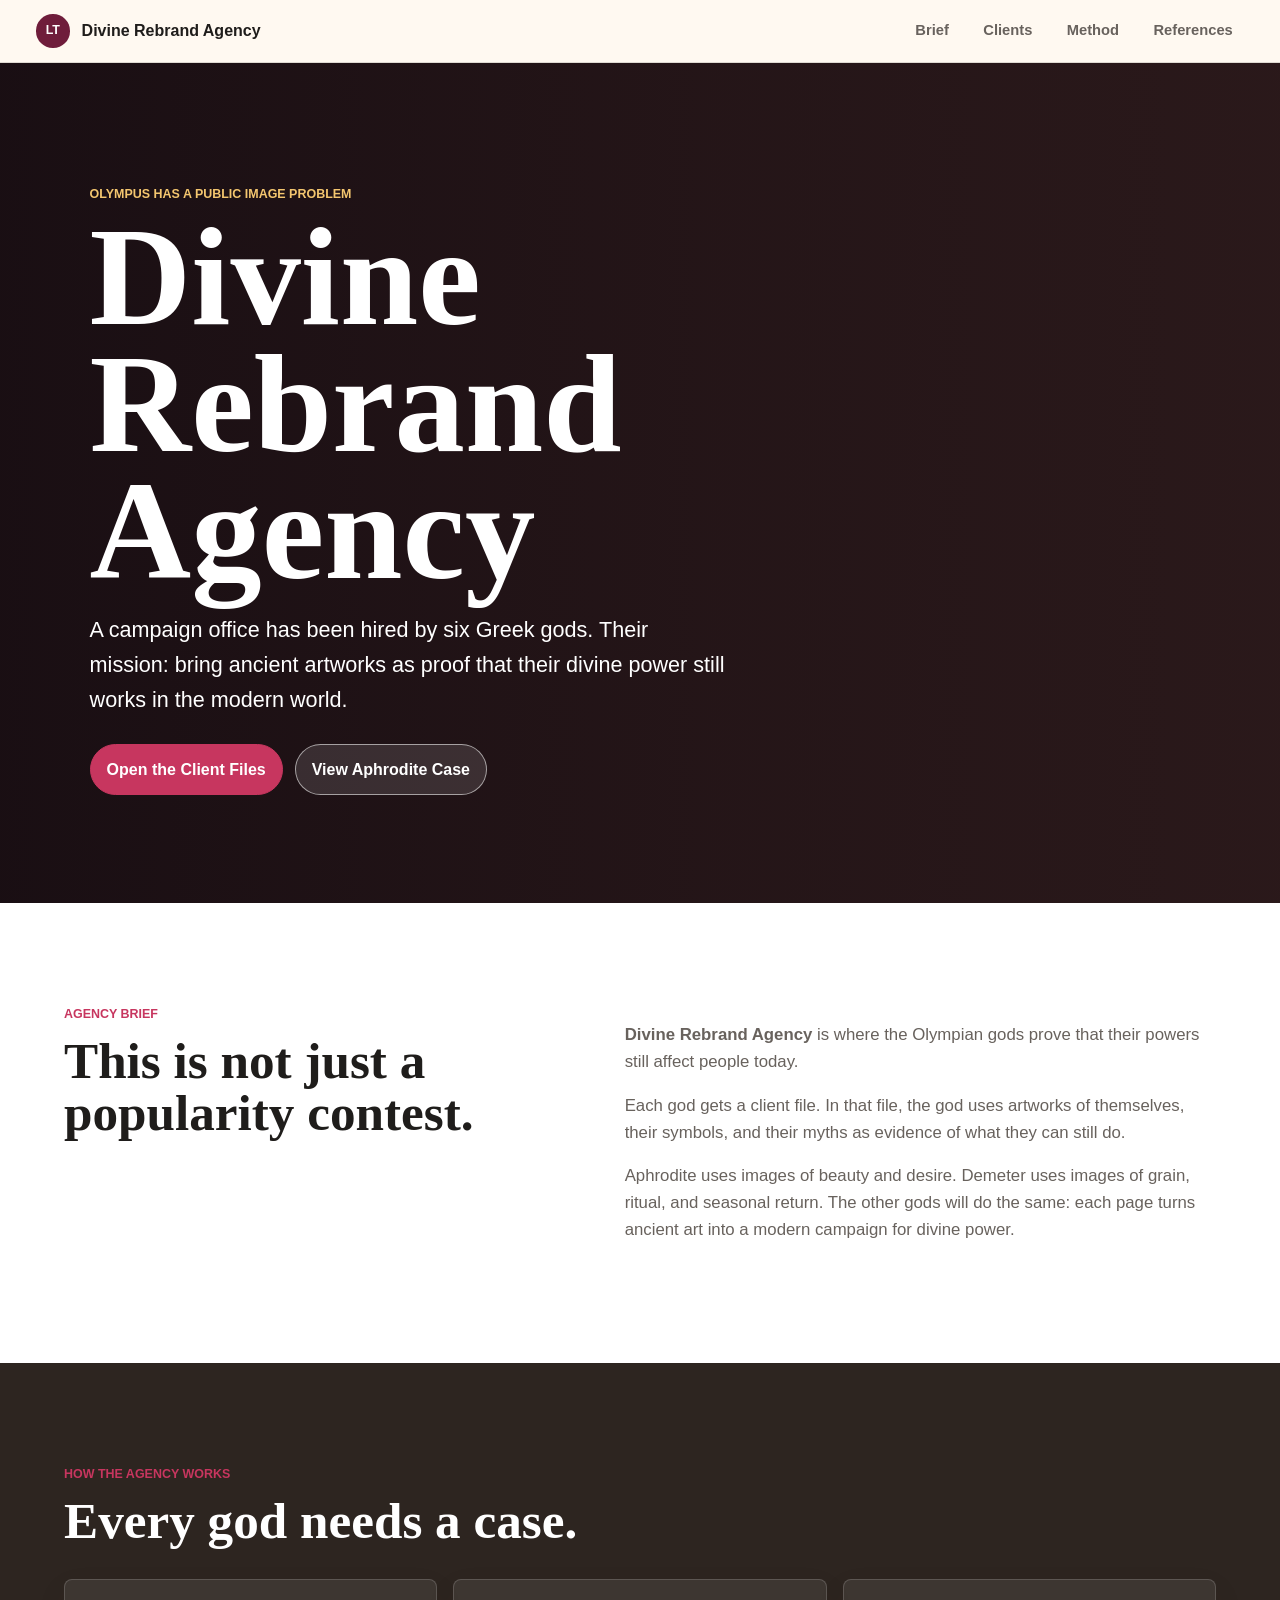
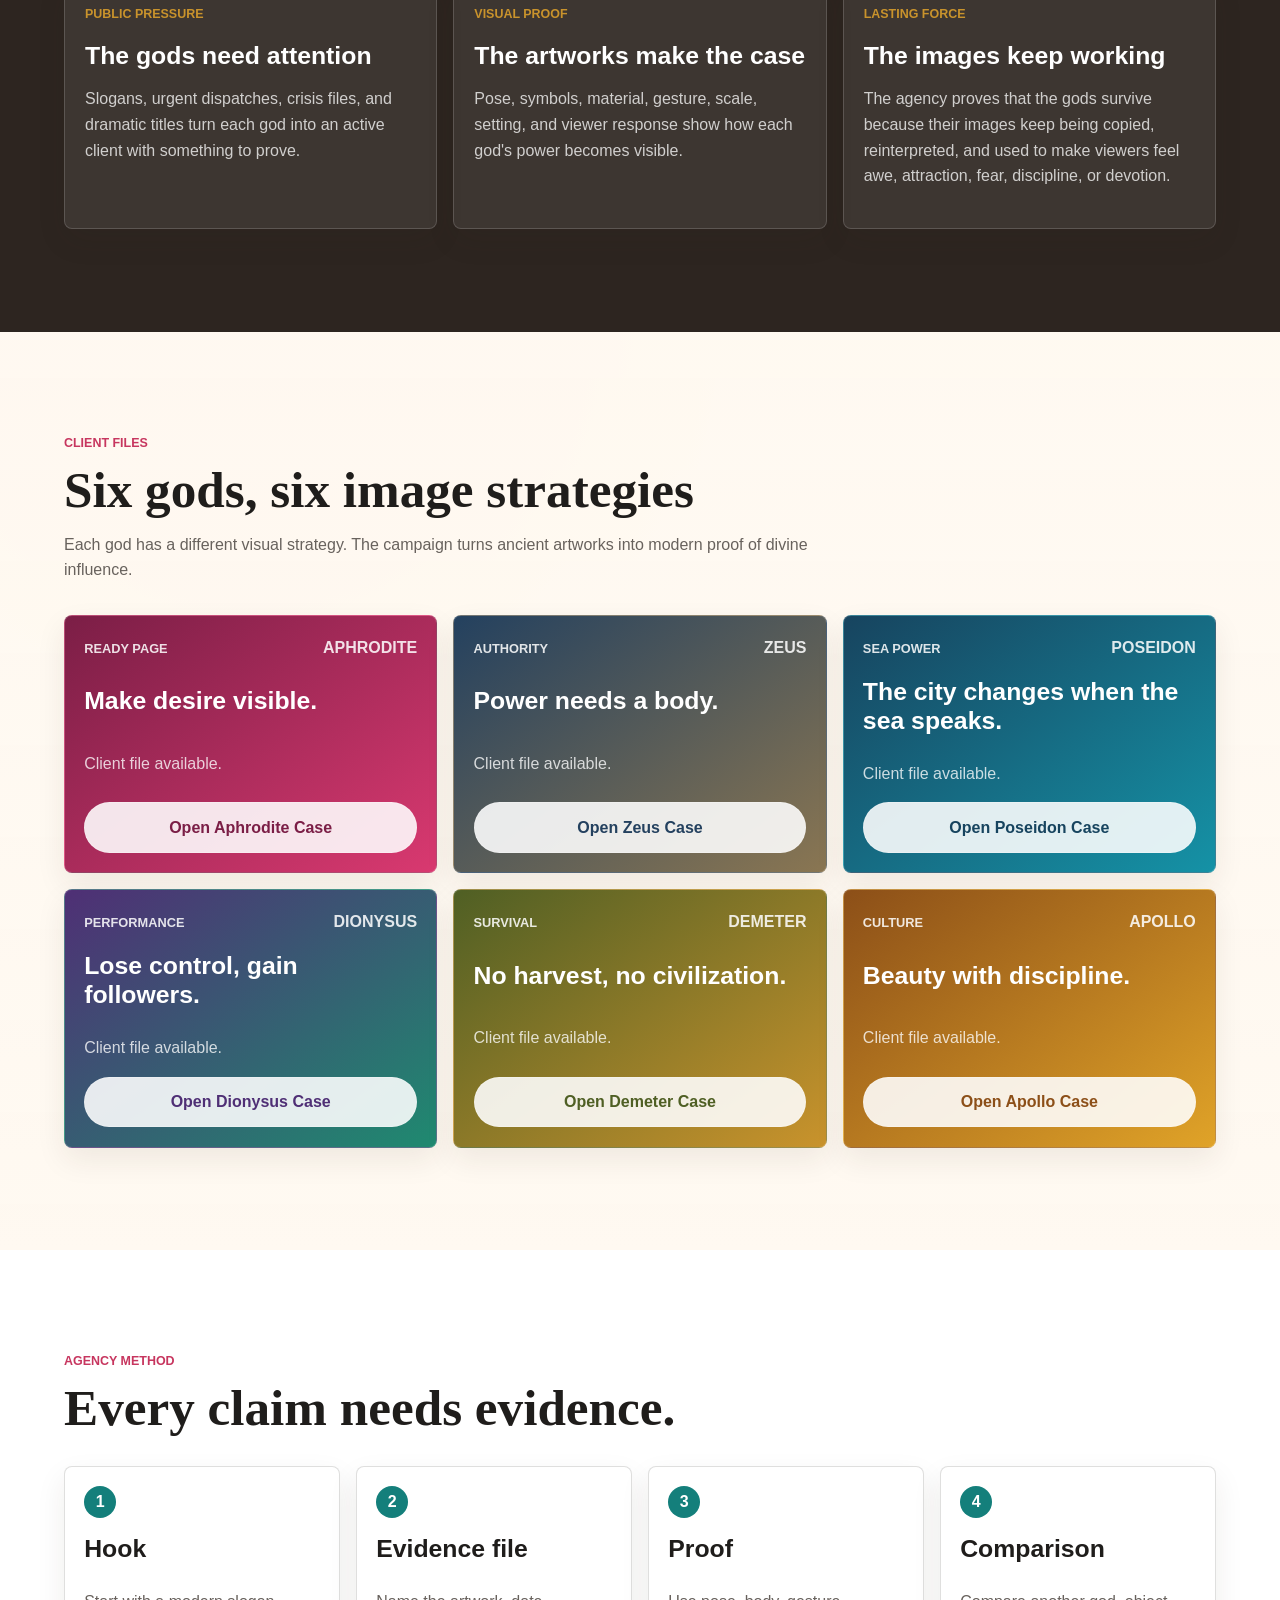
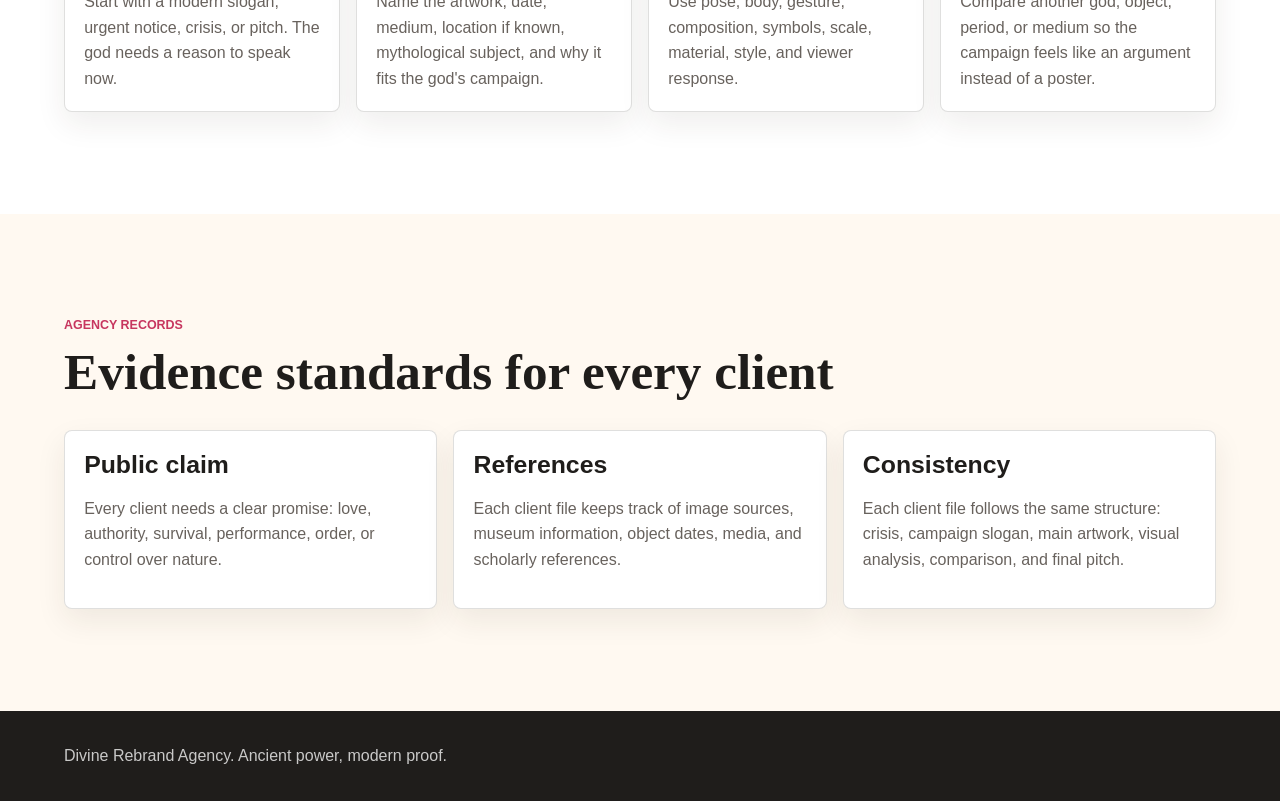
<file: index.html>
<!doctype html>
<html lang="en">
<head>
  <meta charset="utf-8">
  <meta name="viewport" content="width=device-width, initial-scale=1">
  <title>Divine Rebrand Agency</title>
  <link rel="preconnect" href="https://commons.wikimedia.org">
  <link rel="preconnect" href="https://upload.wikimedia.org">
  <link rel="stylesheet" href="styles.css">
</head>
<body>
  <header class="site-header">
    <a class="brand" href="index.html" aria-label="Divine Rebrand Agency home">
      <span class="brand-mark">LT</span>
      <span>Divine Rebrand Agency</span>
    </a>
    <nav aria-label="Main navigation">
      <a href="#brief">Brief</a>
      <a href="#clients">Clients</a>
      <a href="#method">Method</a>
      <a href="#references">References</a>
    </nav>
  </header>

  <main>
    <section class="hero agency-hero" aria-labelledby="hero-title">
      <div class="hero-backdrop agency-backdrop" role="img" aria-label="Classical Venus painting used as a dramatic agency background"></div>
      <div class="hero-content">
        <p class="kicker">Olympus has a public image problem</p>
        <h1 id="hero-title">Divine Rebrand Agency</h1>
        <p class="hero-copy">A campaign office has been hired by six Greek gods. Their mission: bring ancient artworks as proof that their divine power still works in the modern world.</p>
        <div class="hero-actions">
          <a class="button primary" href="#clients">Open the Client Files</a>
          <a class="button ghost" href="aphrodite.html">View Aphrodite Case</a>
        </div>
      </div>
    </section>

    <section id="brief" class="band about-grid" aria-labelledby="brief-title">
      <div>
        <p class="section-label">Agency brief</p>
        <h2 id="brief-title">This is not just a popularity contest.</h2>
      </div>
      <div class="about-text">
        <p><strong>Divine Rebrand Agency</strong> is where the Olympian gods prove that their powers still affect people today.</p>
        <p>Each god gets a client file. In that file, the god uses artworks of themselves, their symbols, and their myths as evidence of what they can still do.</p>
        <p>Aphrodite uses images of beauty and desire. Demeter uses images of grain, ritual, and seasonal return. The other gods will do the same: each page turns ancient art into a modern campaign for divine power.</p>
      </div>
    </section>

    <section class="theme-map" aria-labelledby="theme-map-title">
      <div class="section-heading">
        <p class="section-label">How the agency works</p>
        <h2 id="theme-map-title">Every god needs a case.</h2>
      </div>
      <div class="theme-grid">
        <article>
          <span>Public pressure</span>
          <h3>The gods need attention</h3>
          <p>Slogans, urgent dispatches, crisis files, and dramatic titles turn each god into an active client with something to prove.</p>
        </article>
        <article>
          <span>Visual proof</span>
          <h3>The artworks make the case</h3>
          <p>Pose, symbols, material, gesture, scale, setting, and viewer response show how each god's power becomes visible.</p>
        </article>
        <article>
          <span>Lasting force</span>
          <h3>The images keep working</h3>
          <p>The agency proves that the gods survive because their images keep being copied, reinterpreted, and used to make viewers feel awe, attraction, fear, discipline, or devotion.</p>
        </article>
      </div>
    </section>

    <section id="clients" class="clients" aria-labelledby="clients-title">
      <div class="section-heading">
        <p class="section-label">Client files</p>
        <h2 id="clients-title">Six gods, six image strategies</h2>
        <p>Each god has a different visual strategy. The campaign turns ancient artworks into modern proof of divine influence.</p>
      </div>

      <div class="client-grid">
        <article class="client-card client-aphrodite">
          <div class="client-topline">
            <span>Ready page</span>
            <strong>Aphrodite</strong>
          </div>
          <h3>Make desire visible.</h3>
          <p>Client file available.</p>
          <a class="button primary" href="aphrodite.html">Open Aphrodite Case</a>
        </article>

        <article class="client-card client-zeus">
          <div class="client-topline">
            <span>Authority</span>
            <strong>Zeus</strong>
          </div>
          <h3>Power needs a body.</h3>
          <p>Client file available.</p>
          <a class="button secondary" href="zeus.html">Open Zeus Case</a>
        </article>

        <article class="client-card client-poseidon">
          <div class="client-topline">
            <span>Sea Power</span>
            <strong>Poseidon</strong>
          </div>
          <h3>The city changes when the sea speaks.</h3>
          <p>Client file available.</p>
          <a class="button secondary" href="poseidon.html">Open Poseidon Case</a>
        </article>

        <article class="client-card client-dionysus">
          <div class="client-topline">
            <span>Performance</span>
            <strong>Dionysus</strong>
          </div>
          <h3>Lose control, gain followers.</h3>
          <p>Client file available.</p>
          <a class="button secondary" href="dionysus.html">Open Dionysus Case</a>
        </article>

        <article class="client-card client-demeter">
          <div class="client-topline">
            <span>Survival</span>
            <strong>Demeter</strong>
          </div>
          <h3>No harvest, no civilization.</h3>
          <p>Client file available.</p>
          <a class="button secondary" href="demeter.html">Open Demeter Case</a>
        </article>

        <article class="client-card client-apollo">
          <div class="client-topline">
            <span>Culture</span>
            <strong>Apollo</strong>
          </div>
          <h3>Beauty with discipline.</h3>
          <p>Client file available.</p>
          <a class="button secondary" href="apollo.html">Open Apollo Case</a>
        </article>
      </div>
    </section>

    <section id="method" class="band method" aria-labelledby="method-title">
      <div class="section-heading">
        <p class="section-label">Agency method</p>
        <h2 id="method-title">Every claim needs evidence.</h2>
      </div>
      <div class="method-grid">
        <article>
          <span>1</span>
          <h3>Hook</h3>
          <p>Start with a modern slogan, urgent notice, crisis, or pitch. The god needs a reason to speak now.</p>
        </article>
        <article>
          <span>2</span>
          <h3>Evidence file</h3>
          <p>Name the artwork, date, medium, location if known, mythological subject, and why it fits the god's campaign.</p>
        </article>
        <article>
          <span>3</span>
          <h3>Proof</h3>
          <p>Use pose, body, gesture, composition, symbols, scale, material, style, and viewer response.</p>
        </article>
        <article>
          <span>4</span>
          <h3>Comparison</h3>
          <p>Compare another god, object, period, or medium so the campaign feels like an argument instead of a poster.</p>
        </article>
      </div>
    </section>

    <section id="references" class="references" aria-labelledby="references-title">
      <div class="section-heading">
        <p class="section-label">Agency records</p>
        <h2 id="references-title">Evidence standards for every client</h2>
      </div>
      <div class="reference-columns">
        <article>
          <h3>Public claim</h3>
          <p>Every client needs a clear promise: love, authority, survival, performance, order, or control over nature.</p>
        </article>
        <article>
          <h3>References</h3>
          <p>Each client file keeps track of image sources, museum information, object dates, media, and scholarly references.</p>
        </article>
        <article>
          <h3>Consistency</h3>
          <p>Each client file follows the same structure: crisis, campaign slogan, main artwork, visual analysis, comparison, and final pitch.</p>
        </article>
      </div>
    </section>
  </main>

  <footer>
    <p>Divine Rebrand Agency. Ancient power, modern proof.</p>
  </footer>
</body>
</html>
</file>
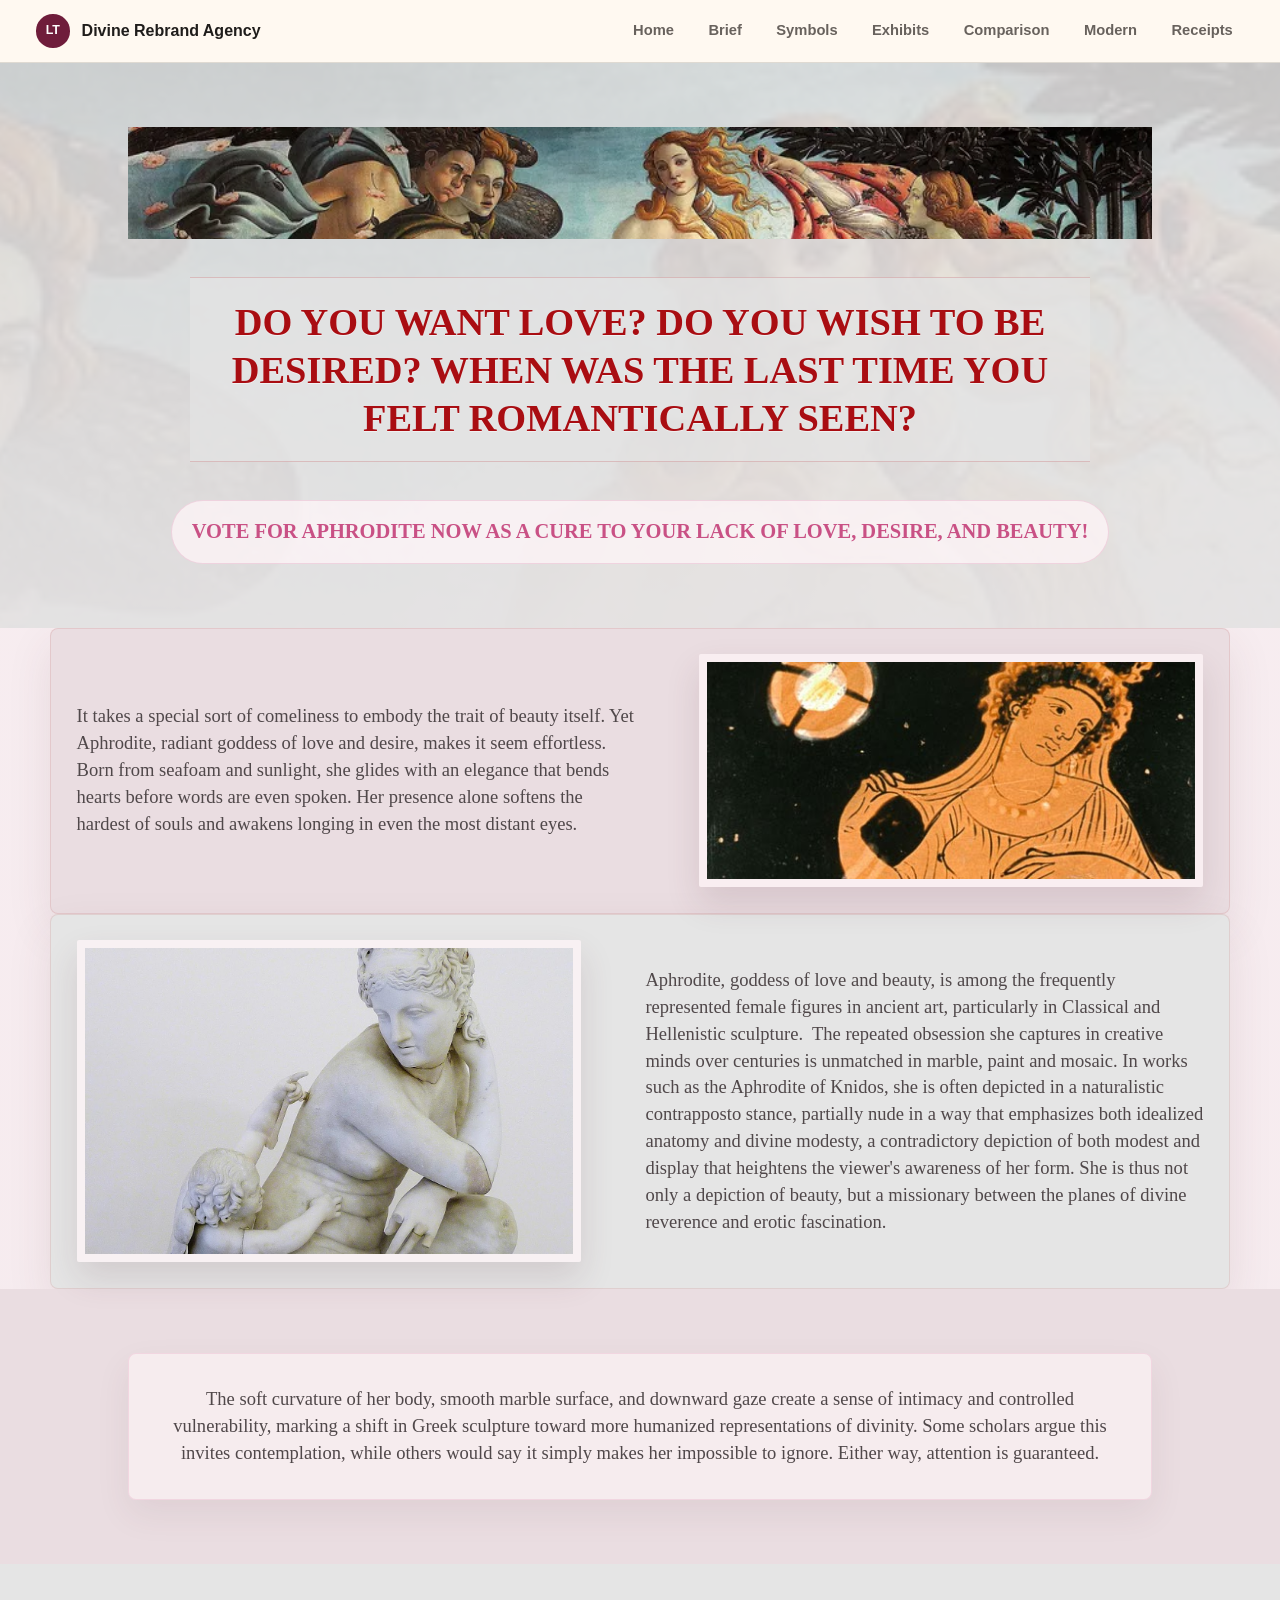
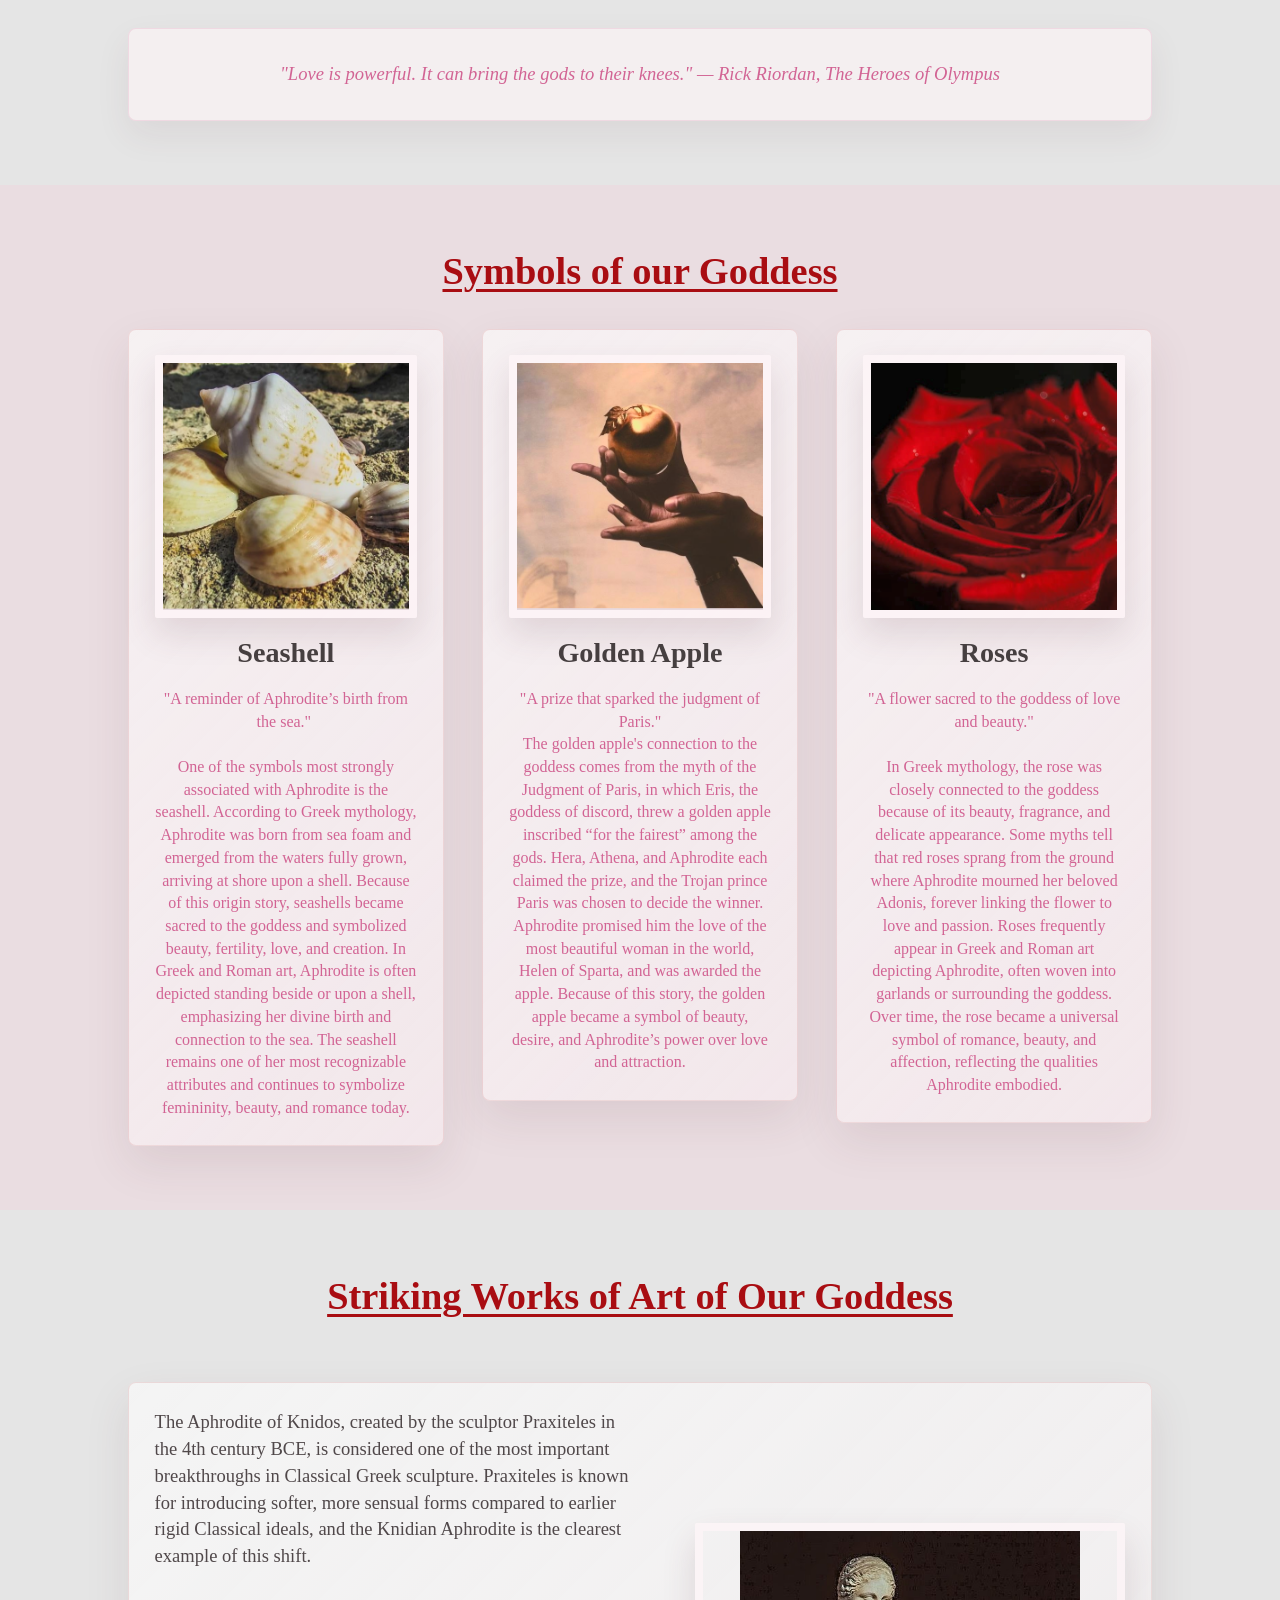
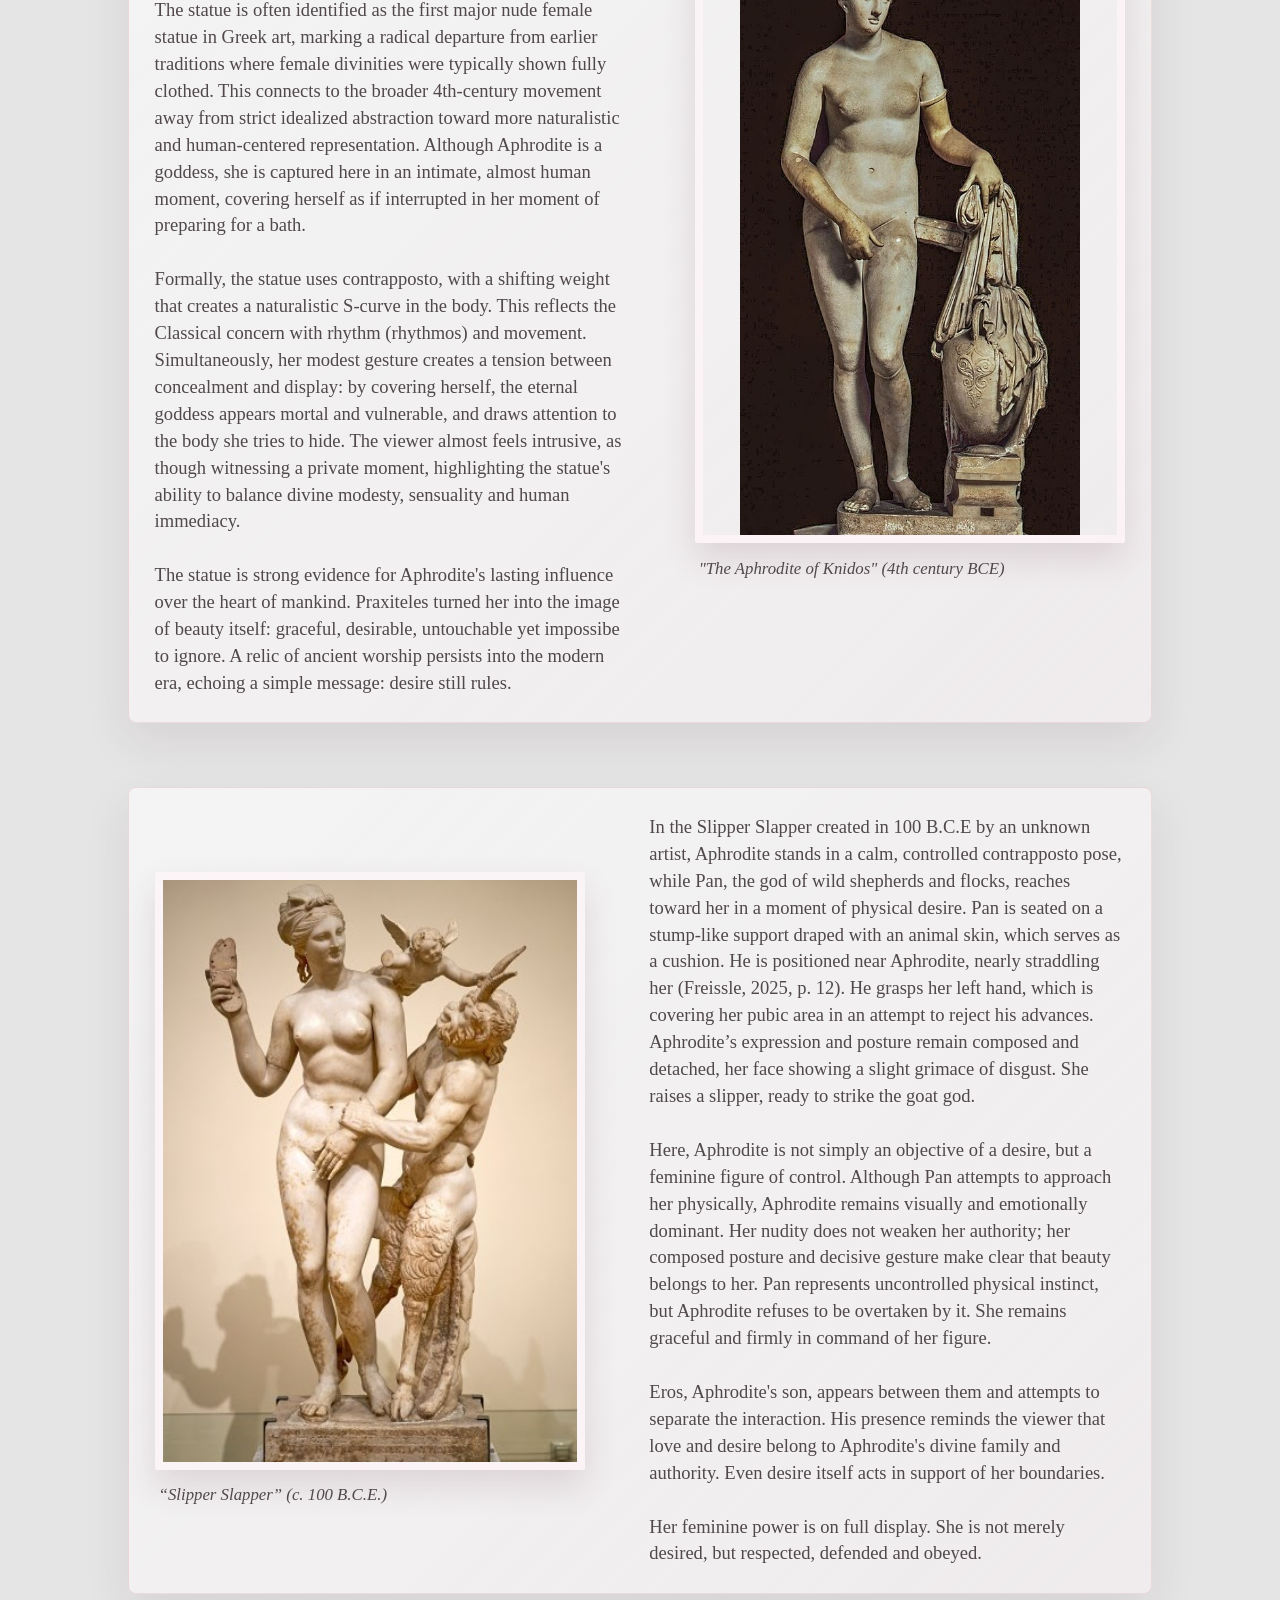
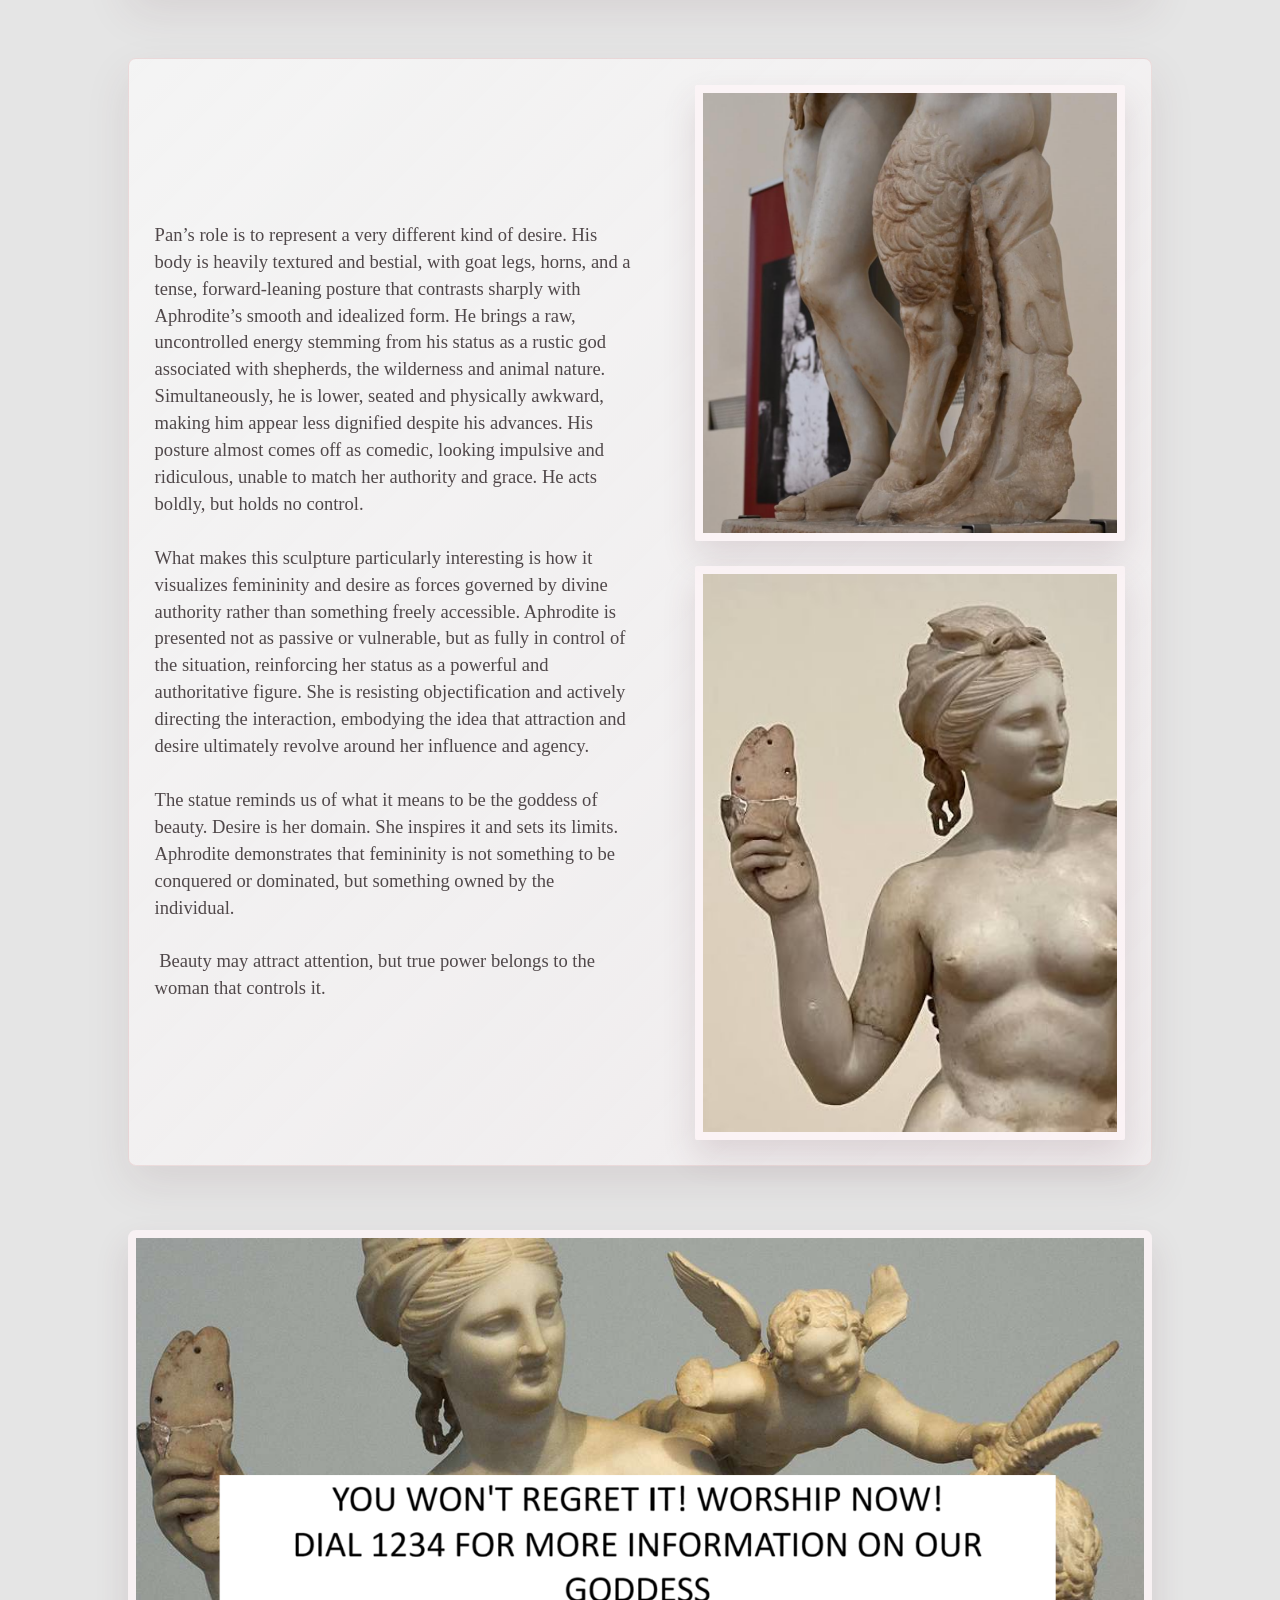
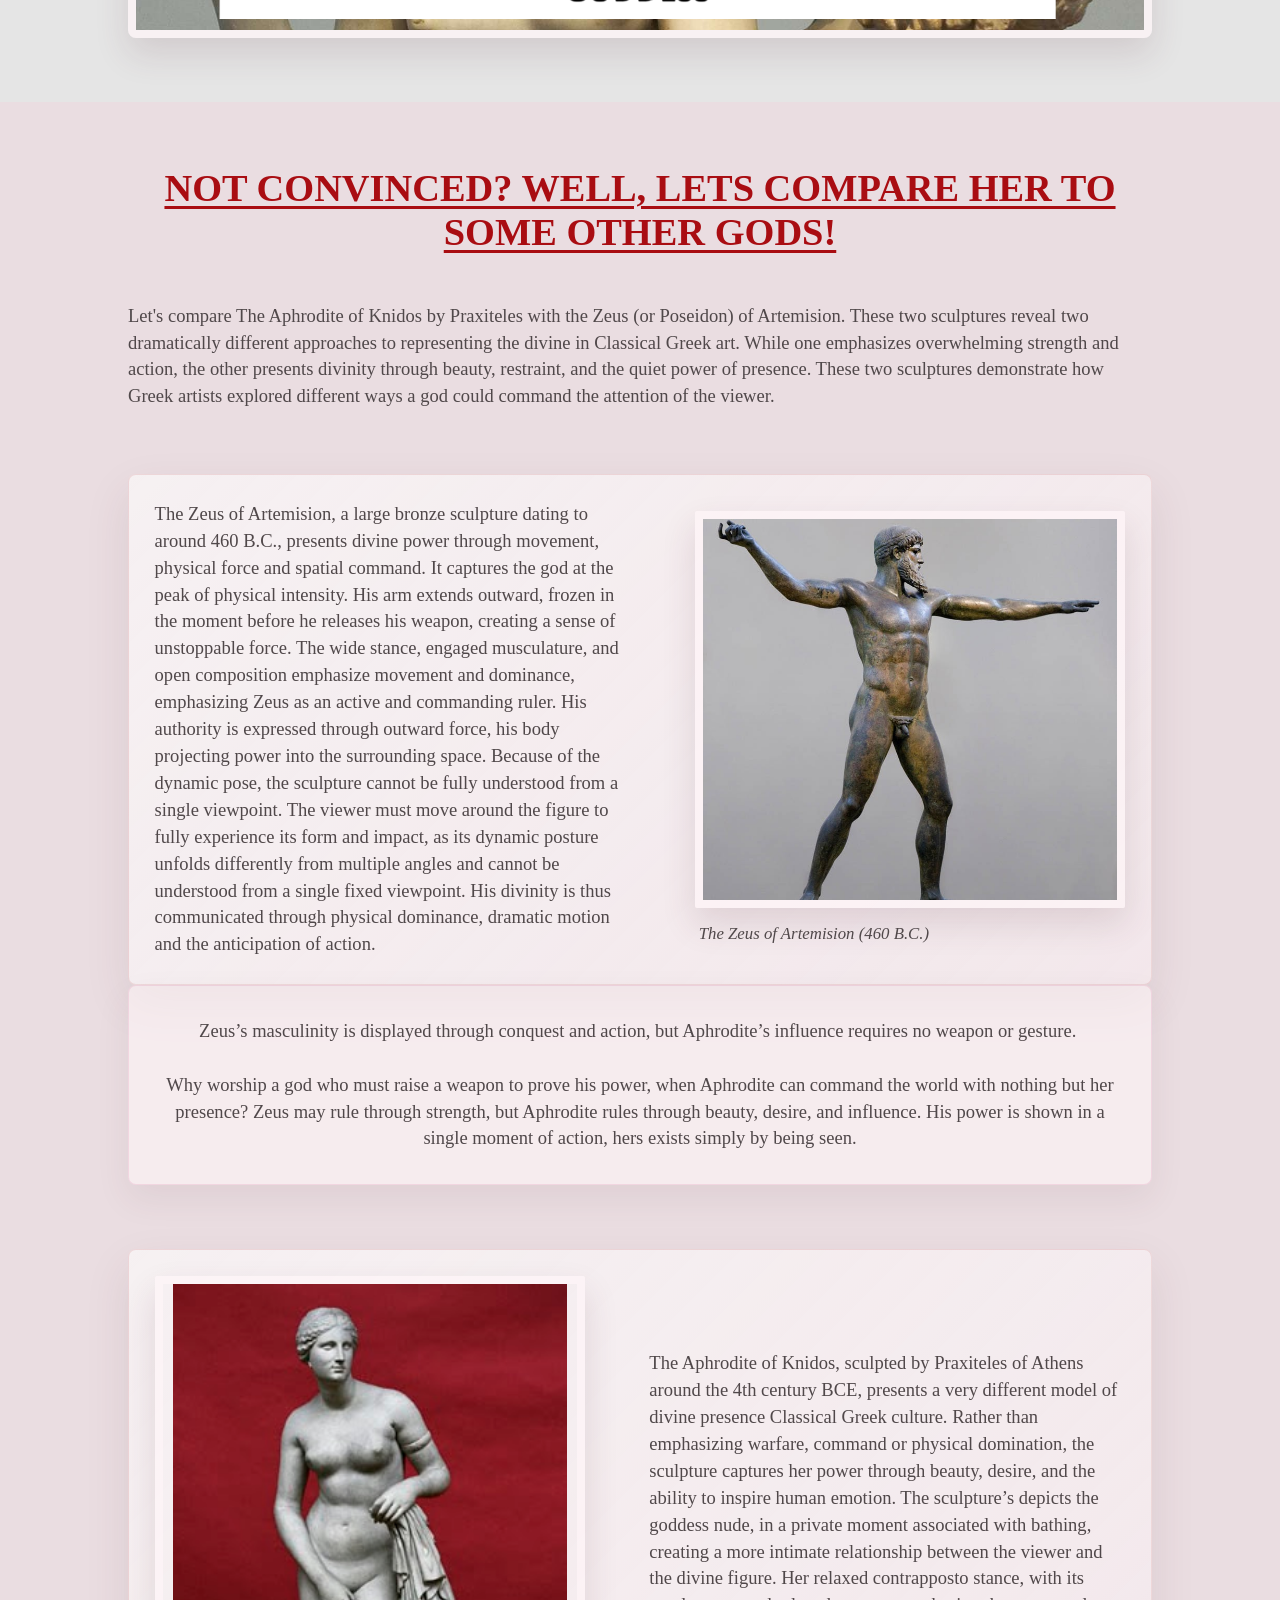
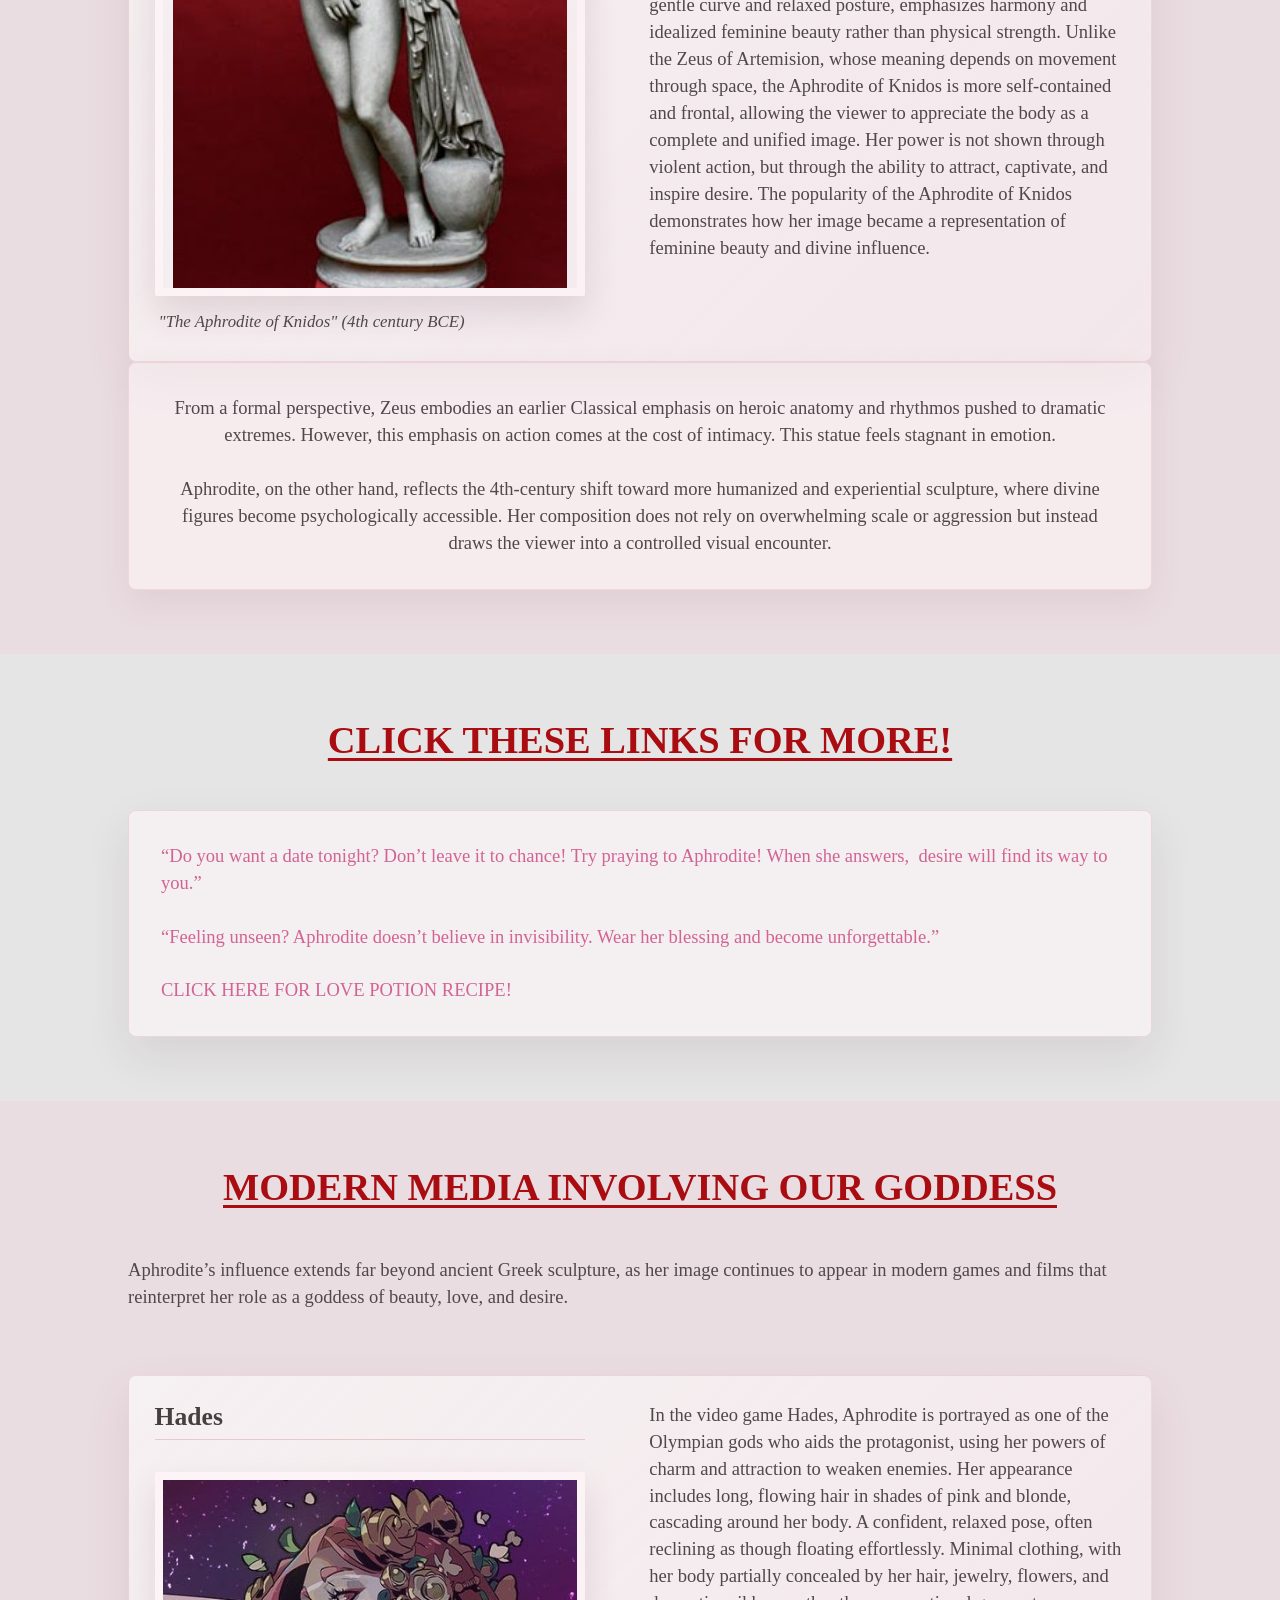
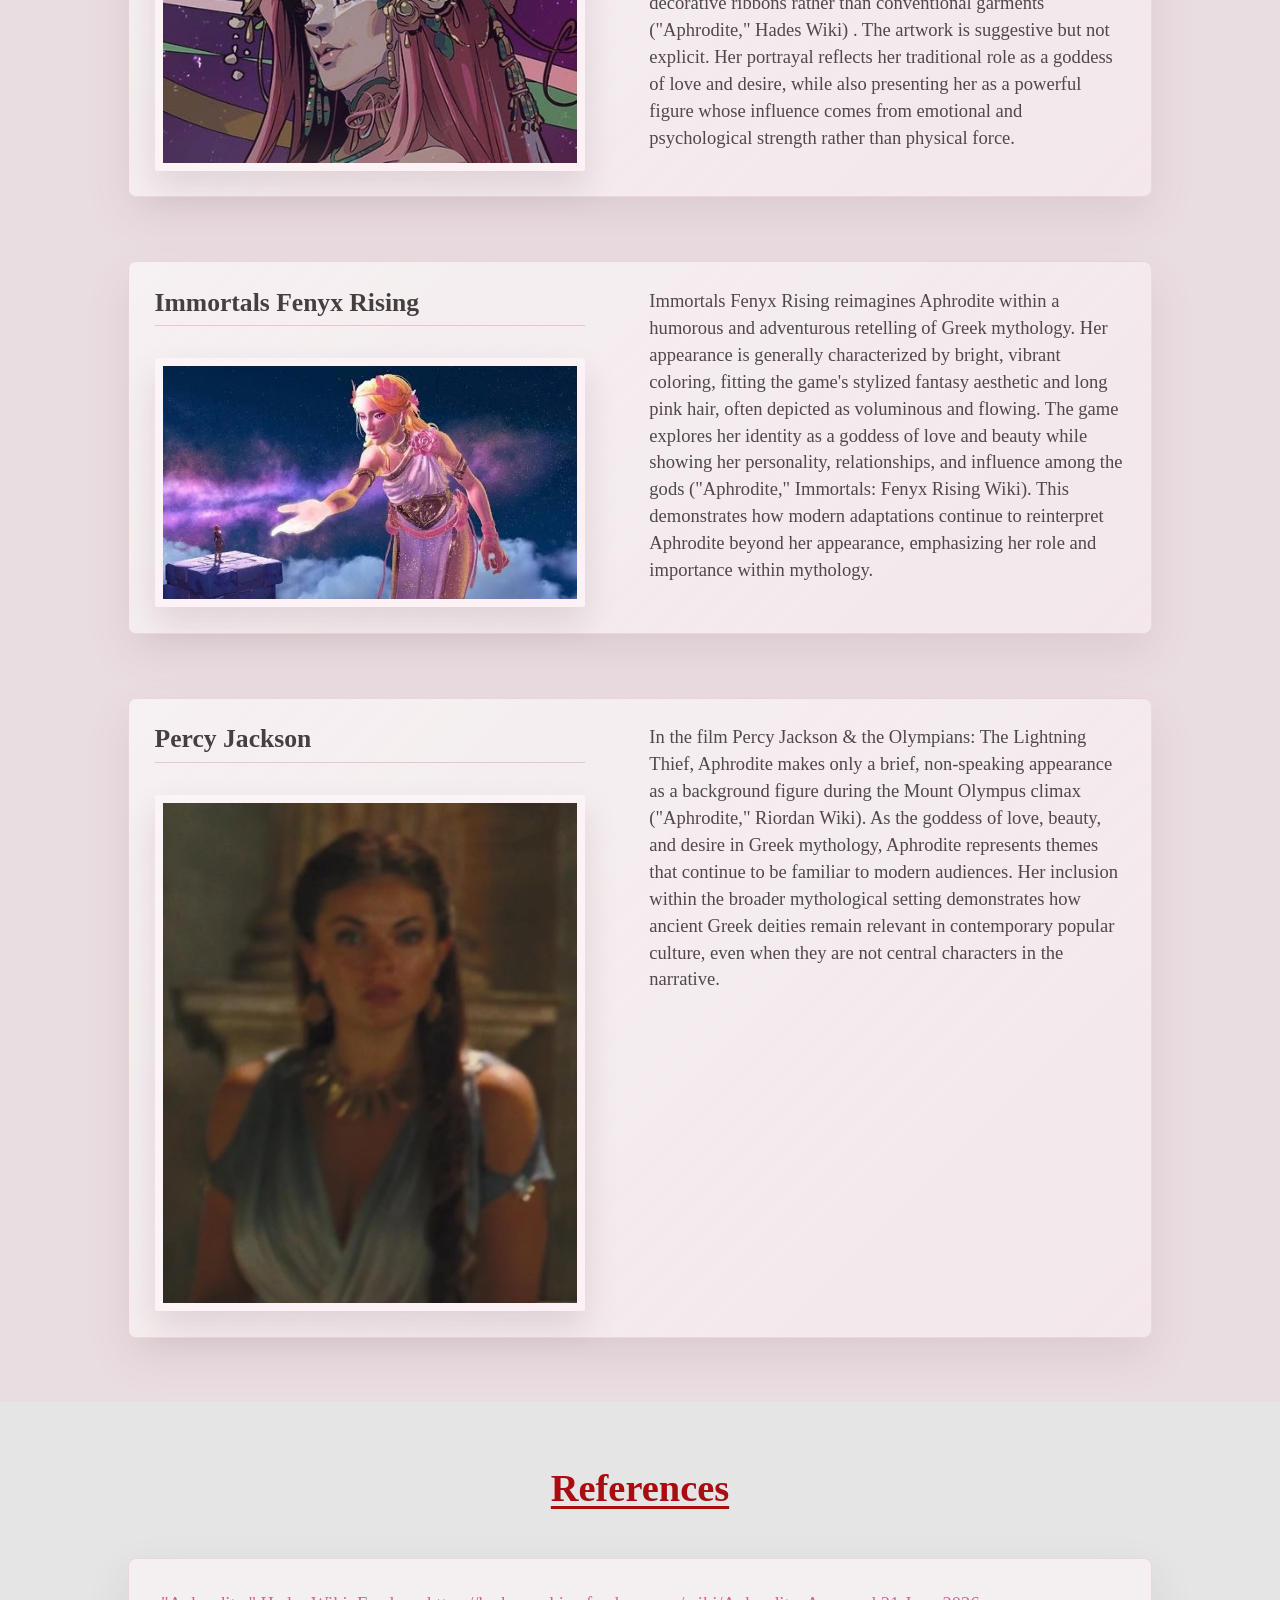
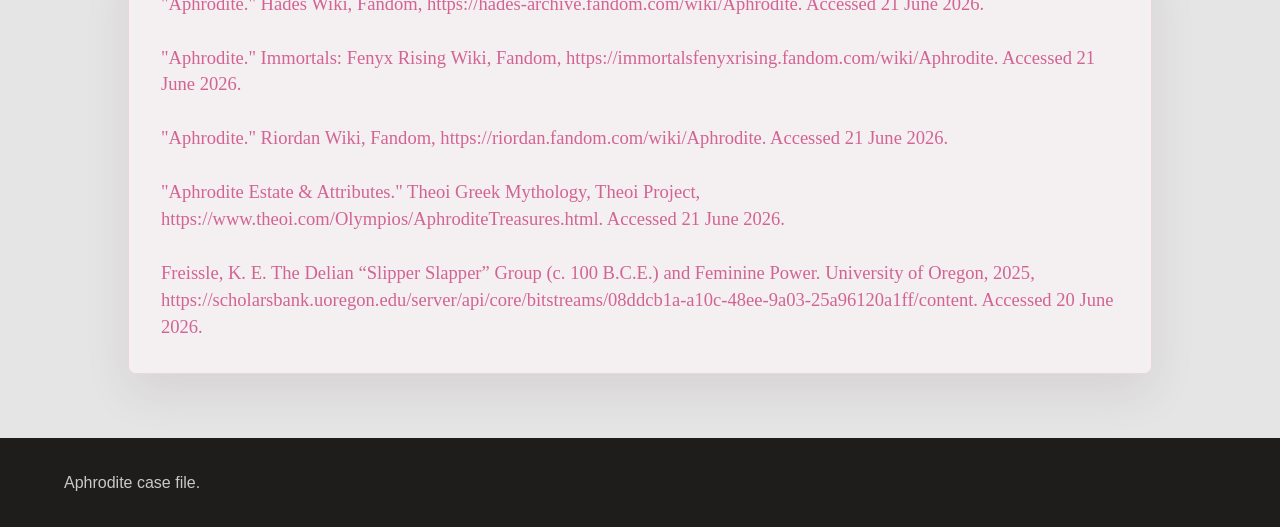
<file: aphrodite.html>
<!doctype html>
<html lang="en">
<head>
  <meta charset="utf-8">
  <meta name="viewport" content="width=device-width, initial-scale=1">
  <title>Aphrodite Case File | Divine Rebrand Agency</title>
  <link rel="stylesheet" href="styles.css">
</head>
<body data-page="aphrodite">
  <header class="site-header">
    <a class="brand" href="index.html" aria-label="Divine Rebrand Agency home">
      <span class="brand-mark">LT</span>
      <span>Divine Rebrand Agency</span>
    </a>
    <nav aria-label="Aphrodite page navigation">
      <a href="index.html">Home</a>
      <a href="#brief">Brief</a>
      <a href="#symbols">Symbols</a>
      <a href="#exhibits">Exhibits</a>
      <a href="#comparison">Comparison</a>
      <a href="#modern">Modern</a>
      <a href="#receipts">Receipts</a>
    </nav>
  </header>

  <main class="aphrodite-flow">
    <section id="brief" class="aphro-band aphro-hero-strip" aria-labelledby="hero-title">
      <img class="aphro-banner" src="raw_material/APHRODITE/1.png" alt="">
      <h1 id="hero-title">DO YOU WANT LOVE? DO YOU WISH TO BE DESIRED? WHEN WAS THE LAST TIME YOU FELT ROMANTICALLY SEEN?</h1>
      <p class="aphro-call">VOTE FOR APHRODITE NOW AS A CURE TO YOUR LACK OF LOVE, DESIRE, AND BEAUTY!</p>
    </section>

    <section class="aphro-band aphro-split">
      <pre class="provided-copy">It takes a special sort of comeliness to embody the trait of beauty itself. Yet Aphrodite, radiant goddess of love and desire, makes it seem effortless. Born from seafoam and sunlight, she glides with an elegance that bends hearts before words are even spoken. Her presence alone softens the hardest of souls and awakens longing in even the most distant eyes.</pre>
      <img src="raw_material/APHRODITE/3.jpg" alt="">
    </section>

    <section class="aphro-band aphro-split reverse">
      <img src="raw_material/APHRODITE/4.jpg" alt="">
      <pre class="provided-copy">Aphrodite, goddess of love and beauty, is among the frequently represented female figures in ancient art, particularly in Classical and Hellenistic sculpture.  The repeated obsession she captures in creative minds over centuries is unmatched in marble, paint and mosaic. In works such as the Aphrodite of Knidos, she is often depicted in a naturalistic contrapposto stance, partially nude in a way that emphasizes both idealized anatomy and divine modesty, a contradictory depiction of both modest and display that heightens the viewer's awareness of her form. She is thus not only a depiction of beauty, but a missionary between the planes of divine reverence and erotic fascination.</pre>
    </section>

    <section class="aphro-band aphro-center">
      <pre class="provided-copy">The soft curvature of her body, smooth marble surface, and downward gaze create a sense of intimacy and controlled vulnerability, marking a shift in Greek sculpture toward more humanized representations of divinity. Some scholars argue this invites contemplation, while others would say it simply makes her impossible to ignore. Either way, attention is guaranteed.</pre>
    </section>

    <section class="aphro-band aphro-quote">
      <pre class="provided-copy">"Love is powerful. It can bring the gods to their knees." — Rick Riordan, The Heroes of Olympus</pre>
    </section>

    <section id="symbols" class="aphro-band aphro-symbols" aria-labelledby="symbols-title">
      <h2 id="symbols-title">Symbols of our Goddess</h2>
      <div class="aphro-symbol-grid">
        <article>
          <img src="raw_material/APHRODITE/symbol-seashell.png" alt="">
          <h3>Seashell</h3>
          <pre class="provided-copy">"A reminder of Aphrodite’s birth from the sea." 

One of the symbols most strongly associated with Aphrodite is the seashell. According to Greek mythology, Aphrodite was born from sea foam and emerged from the waters fully grown, arriving at shore upon a shell. Because of this origin story, seashells became sacred to the goddess and symbolized beauty, fertility, love, and creation. In Greek and Roman art, Aphrodite is often depicted standing beside or upon a shell, emphasizing her divine birth and connection to the sea. The seashell remains one of her most recognizable attributes and continues to symbolize femininity, beauty, and romance today.</pre>
        </article>
        <article>
          <img src="raw_material/APHRODITE/symbol-golden-apple.png" alt="">
          <h3>Golden Apple</h3>
          <pre class="provided-copy">"A prize that sparked the judgment of Paris."
The golden apple's connection to the goddess comes from the myth of the Judgment of Paris, in which Eris, the goddess of discord, threw a golden apple inscribed “for the fairest” among the gods. Hera, Athena, and Aphrodite each claimed the prize, and the Trojan prince Paris was chosen to decide the winner. Aphrodite promised him the love of the most beautiful woman in the world, Helen of Sparta, and was awarded the apple. Because of this story, the golden apple became a symbol of beauty, desire, and Aphrodite’s power over love and attraction.</pre>
        </article>
        <article>
          <img src="raw_material/APHRODITE/symbol-roses.png" alt="">
          <h3>Roses</h3>
          <pre class="provided-copy">"A flower sacred to the goddess of love and beauty."

In Greek mythology, the rose was closely connected to the goddess because of its beauty, fragrance, and delicate appearance. Some myths tell that red roses sprang from the ground where Aphrodite mourned her beloved Adonis, forever linking the flower to love and passion. Roses frequently appear in Greek and Roman art depicting Aphrodite, often woven into garlands or surrounding the goddess. Over time, the rose became a universal symbol of romance, beauty, and affection, reflecting the qualities Aphrodite embodied.</pre>
        </article>
      </div>
    </section>

    <section id="exhibits" class="aphro-band aphro-exhibits" aria-labelledby="exhibits-title">
      <h2 id="exhibits-title">Striking Works of Art of Our Goddess</h2>
      <article class="aphro-split">
        <pre class="provided-copy">The Aphrodite of Knidos, created by the sculptor Praxiteles in the 4th century BCE, is considered one of the most important breakthroughs in Classical Greek sculpture. Praxiteles is known for introducing softer, more sensual forms compared to earlier rigid Classical ideals, and the Knidian Aphrodite is the clearest example of this shift. 

The statue is often identified as the first major nude female statue in Greek art, marking a radical departure from earlier traditions where female divinities were typically shown fully clothed. This connects to the broader 4th-century movement away from strict idealized abstraction toward more naturalistic and human-centered representation. Although Aphrodite is a goddess, she is captured here in an intimate, almost human moment, covering herself as if interrupted in her moment of preparing for a bath. 

Formally, the statue uses contrapposto, with a shifting weight that creates a naturalistic S-curve in the body. This reflects the Classical concern with rhythm (rhythmos) and movement. Simultaneously, her modest gesture creates a tension between concealment and display: by covering herself, the eternal goddess appears mortal and vulnerable, and draws attention to the body she tries to hide. The viewer almost feels intrusive, as though witnessing a private moment, highlighting the statue's ability to balance divine modesty, sensuality and human immediacy.

The statue is strong evidence for Aphrodite's lasting influence over the heart of mankind. Praxiteles turned her into the image of beauty itself: graceful, desirable, untouchable yet impossibe to ignore. A relic of ancient worship persists into the modern era, echoing a simple message: desire still rules.</pre>
        <figure>
          <img src="raw_material/APHRODITE/5.jpg" alt="">
          <figcaption>"The Aphrodite of Knidos" (4th century BCE)</figcaption>
        </figure>
      </article>

      <article class="aphro-split reverse">
        <figure>
          <img src="raw_material/APHRODITE/6.jpg" alt="">
          <figcaption>“Slipper Slapper” (c. 100 B.C.E.)</figcaption>
        </figure>
        <pre class="provided-copy">In the Slipper Slapper created in 100 B.C.E by an unknown artist, Aphrodite stands in a calm, controlled contrapposto pose, while Pan, the god of wild shepherds and flocks, reaches toward her in a moment of physical desire. Pan is seated on a stump-like support draped with an animal skin, which serves as a cushion. He is positioned near Aphrodite, nearly straddling her (Freissle, 2025, p. 12). He grasps her left hand, which is covering her pubic area in an attempt to reject his advances. Aphrodite’s expression and posture remain composed and detached, her face showing a slight grimace of disgust. She raises a slipper, ready to strike the goat god.

Here, Aphrodite is not simply an objective of a desire, but a feminine figure of control. Although Pan attempts to approach her physically, Aphrodite remains visually and emotionally dominant. Her nudity does not weaken her authority; her composed posture and decisive gesture make clear that beauty belongs to her. Pan represents uncontrolled physical instinct, but Aphrodite refuses to be overtaken by it. She remains graceful and firmly in command of her figure. 

Eros, Aphrodite's son, appears between them and attempts to separate the interaction. His presence reminds the viewer that love and desire belong to Aphrodite's divine family and authority. Even desire itself acts in support of her boundaries. 

Her feminine power is on full display. She is not merely desired, but respected, defended and obeyed.</pre>
      </article>

      <article class="aphro-split">
        <pre class="provided-copy">Pan’s role is to represent a very different kind of desire. His body is heavily textured and bestial, with goat legs, horns, and a tense, forward-leaning posture that contrasts sharply with Aphrodite’s smooth and idealized form. He brings a raw, uncontrolled energy stemming from his status as a rustic god associated with shepherds, the wilderness and animal nature. Simultaneously, he is lower, seated and physically awkward, making him appear less dignified despite his advances. His posture almost comes off as comedic, looking impulsive and ridiculous, unable to match her authority and grace. He acts boldly, but holds no control. 

What makes this sculpture particularly interesting is how it visualizes femininity and desire as forces governed by divine authority rather than something freely accessible. Aphrodite is presented not as passive or vulnerable, but as fully in control of the situation, reinforcing her status as a powerful and authoritative figure. She is resisting objectification and actively directing the interaction, embodying the idea that attraction and desire ultimately revolve around her influence and agency.

The statue reminds us of what it means to be the goddess of beauty. Desire is her domain. She inspires it and sets its limits. Aphrodite demonstrates that femininity is not something to be conquered or dominated, but something owned by the individual.

 Beauty may attract attention, but true power belongs to the woman that controls it.</pre>
        <div class="aphro-stacked-images">
          <img src="raw_material/APHRODITE/7.png" alt="">
          <img src="raw_material/APHRODITE/8.jpg" alt="">
        </div>
      </article>

      <img class="aphro-wide" src="raw_material/APHRODITE/9.png" alt="">
    </section>

    <section id="comparison" class="aphro-band aphro-comparison" aria-labelledby="comparison-title">
      <h2 id="comparison-title">NOT CONVINCED? WELL, LETS COMPARE HER TO SOME OTHER GODS!</h2>
      <pre class="provided-copy">Let's compare The Aphrodite of Knidos by Praxiteles with the Zeus (or Poseidon) of Artemision. These two sculptures reveal two dramatically different approaches to representing the divine in Classical Greek art. While one emphasizes overwhelming strength and action, the other presents divinity through beauty, restraint, and the quiet power of presence. These two sculptures demonstrate how Greek artists explored different ways a god could command the attention of the viewer.</pre>

      <article class="aphro-split">
        <pre class="provided-copy">The Zeus of Artemision, a large bronze sculpture dating to around 460 B.C., presents divine power through movement, physical force and spatial command. It captures the god at the peak of physical intensity. His arm extends outward, frozen in the moment before he releases his weapon, creating a sense of unstoppable force. The wide stance, engaged musculature, and open composition emphasize movement and dominance, emphasizing Zeus as an active and commanding ruler. His authority is expressed through outward force, his body projecting power into the surrounding space. Because of the dynamic pose, the sculpture cannot be fully understood from a single viewpoint. The viewer must move around the figure to fully experience its form and impact, as its dynamic posture unfolds differently from multiple angles and cannot be understood from a single fixed viewpoint. His divinity is thus communicated through physical dominance, dramatic motion and the anticipation of action.</pre>
        <figure>
          <img src="raw_material/APHRODITE/10.jpg" alt="">
          <figcaption>The Zeus of Artemision (460 B.C.)</figcaption>
        </figure>
      </article>

      <section class="aphro-center">
        <pre class="provided-copy">Zeus’s masculinity is displayed through conquest and action, but Aphrodite’s influence requires no weapon or gesture. 

Why worship a god who must raise a weapon to prove his power, when Aphrodite can command the world with nothing but her presence? Zeus may rule through strength, but Aphrodite rules through beauty, desire, and influence. His power is shown in a single moment of action, hers exists simply by being seen.</pre>
      </section>

      <article class="aphro-split reverse">
        <figure>
          <img src="raw_material/APHRODITE/11.jpg" alt="">
          <figcaption>"The Aphrodite of Knidos" (4th century BCE)</figcaption>
        </figure>
        <pre class="provided-copy">The Aphrodite of Knidos, sculpted by Praxiteles of Athens around the 4th century BCE, presents a very different model of divine presence Classical Greek culture. Rather than emphasizing warfare, command or physical domination, the sculpture captures her power through beauty, desire, and the ability to inspire human emotion. The sculpture’s depicts the goddess nude, in a private moment associated with bathing, creating a more intimate relationship between the viewer and the divine figure. Her relaxed contrapposto stance, with its gentle curve and relaxed posture, emphasizes harmony and idealized feminine beauty rather than physical strength. Unlike the Zeus of Artemision, whose meaning depends on movement through space, the Aphrodite of Knidos is more self-contained and frontal, allowing the viewer to appreciate the body as a complete and unified image. Her power is not shown through violent action, but through the ability to attract, captivate, and inspire desire. The popularity of the Aphrodite of Knidos demonstrates how her image became a representation of feminine beauty and divine influence.</pre>
      </article>

      <section class="aphro-center">
        <pre class="provided-copy">From a formal perspective, Zeus embodies an earlier Classical emphasis on heroic anatomy and rhythmos pushed to dramatic extremes. However, this emphasis on action comes at the cost of intimacy. This statue feels stagnant in emotion.

Aphrodite, on the other hand, reflects the 4th-century shift toward more humanized and experiential sculpture, where divine figures become psychologically accessible. Her composition does not rely on overwhelming scale or aggression but instead draws the viewer into a controlled visual encounter.</pre>
      </section>
    </section>

    <section class="aphro-band aphro-links">
      <h2>CLICK THESE LINKS FOR MORE!</h2>
      <pre class="provided-copy">“Do you want a date tonight? Don’t leave it to chance! Try praying to Aphrodite! When she answers,  desire will find its way to you.”

“Feeling unseen? Aphrodite doesn’t believe in invisibility. Wear her blessing and become unforgettable.”

CLICK HERE FOR LOVE POTION RECIPE!</pre>
    </section>

    <section id="modern" class="aphro-band aphro-modern" aria-labelledby="modern-title">
      <h2 id="modern-title">MODERN MEDIA INVOLVING OUR GODDESS</h2>
      <pre class="provided-copy aphro-modern-intro">Aphrodite’s influence extends far beyond ancient Greek sculpture, as her image continues to appear in modern games and films that reinterpret her role as a goddess of beauty, love, and desire.</pre>

      <article class="aphro-split reverse">
        <div>
          <h3>Hades</h3>
          <img src="raw_material/APHRODITE/12.jpg" alt="">
        </div>
        <pre class="provided-copy">In the video game Hades, Aphrodite is portrayed as one of the Olympian gods who aids the protagonist, using her powers of charm and attraction to weaken enemies. Her appearance includes long, flowing hair in shades of pink and blonde, cascading around her body. A confident, relaxed pose, often reclining as though floating effortlessly. Minimal clothing, with her body partially concealed by her hair, jewelry, flowers, and decorative ribbons rather than conventional garments ("Aphrodite," Hades Wiki) . The artwork is suggestive but not explicit. Her portrayal reflects her traditional role as a goddess of love and desire, while also presenting her as a powerful figure whose influence comes from emotional and psychological strength rather than physical force.</pre>
      </article>

      <article class="aphro-split reverse">
        <div>
          <h3>Immortals Fenyx Rising</h3>
          <img src="raw_material/APHRODITE/13.jpg" alt="">
        </div>
        <pre class="provided-copy">Immortals Fenyx Rising reimagines Aphrodite within a humorous and adventurous retelling of Greek mythology. Her appearance is generally characterized by bright, vibrant coloring, fitting the game's stylized fantasy aesthetic and long pink hair, often depicted as voluminous and flowing. The game explores her identity as a goddess of love and beauty while showing her personality, relationships, and influence among the gods ("Aphrodite," Immortals: Fenyx Rising Wiki). This demonstrates how modern adaptations continue to reinterpret Aphrodite beyond her appearance, emphasizing her role and importance within mythology.</pre>
      </article>

      <article class="aphro-split reverse">
        <div>
          <h3>Percy Jackson</h3>
          <img src="raw_material/APHRODITE/Percy Jackson.png" alt="">
        </div>
        <pre class="provided-copy">In the film Percy Jackson &amp; the Olympians: The Lightning Thief, Aphrodite makes only a brief, non-speaking appearance as a background figure during the Mount Olympus climax ("Aphrodite," Riordan Wiki). As the goddess of love, beauty, and desire in Greek mythology, Aphrodite represents themes that continue to be familiar to modern audiences. Her inclusion within the broader mythological setting demonstrates how ancient Greek deities remain relevant in contemporary popular culture, even when they are not central characters in the narrative.</pre>
      </article>
    </section>

    <section id="receipts" class="aphro-band aphro-references" aria-labelledby="receipts-title">
      <h2 id="receipts-title">References</h2>
      <pre class="provided-copy">"Aphrodite." Hades Wiki, Fandom, https://hades-archive.fandom.com/wiki/Aphrodite. Accessed 21 June 2026.

"Aphrodite." Immortals: Fenyx Rising Wiki, Fandom, https://immortalsfenyxrising.fandom.com/wiki/Aphrodite. Accessed 21 June 2026.

"Aphrodite." Riordan Wiki, Fandom, https://riordan.fandom.com/wiki/Aphrodite. Accessed 21 June 2026.

"Aphrodite Estate & Attributes." Theoi Greek Mythology, Theoi Project, https://www.theoi.com/Olympios/AphroditeTreasures.html. Accessed 21 June 2026.

Freissle, K. E. The Delian “Slipper Slapper” Group (c. 100 B.C.E.) and Feminine Power. University of Oregon, 2025, https://scholarsbank.uoregon.edu/server/api/core/bitstreams/08ddcb1a-a10c-48ee-9a03-25a96120a1ff/content. Accessed 20 June 2026.</pre>
    </section>
  </main>

  <footer><p>Aphrodite case file.</p></footer>
  <script src="script.js"></script>
</body>
</html>
</file>
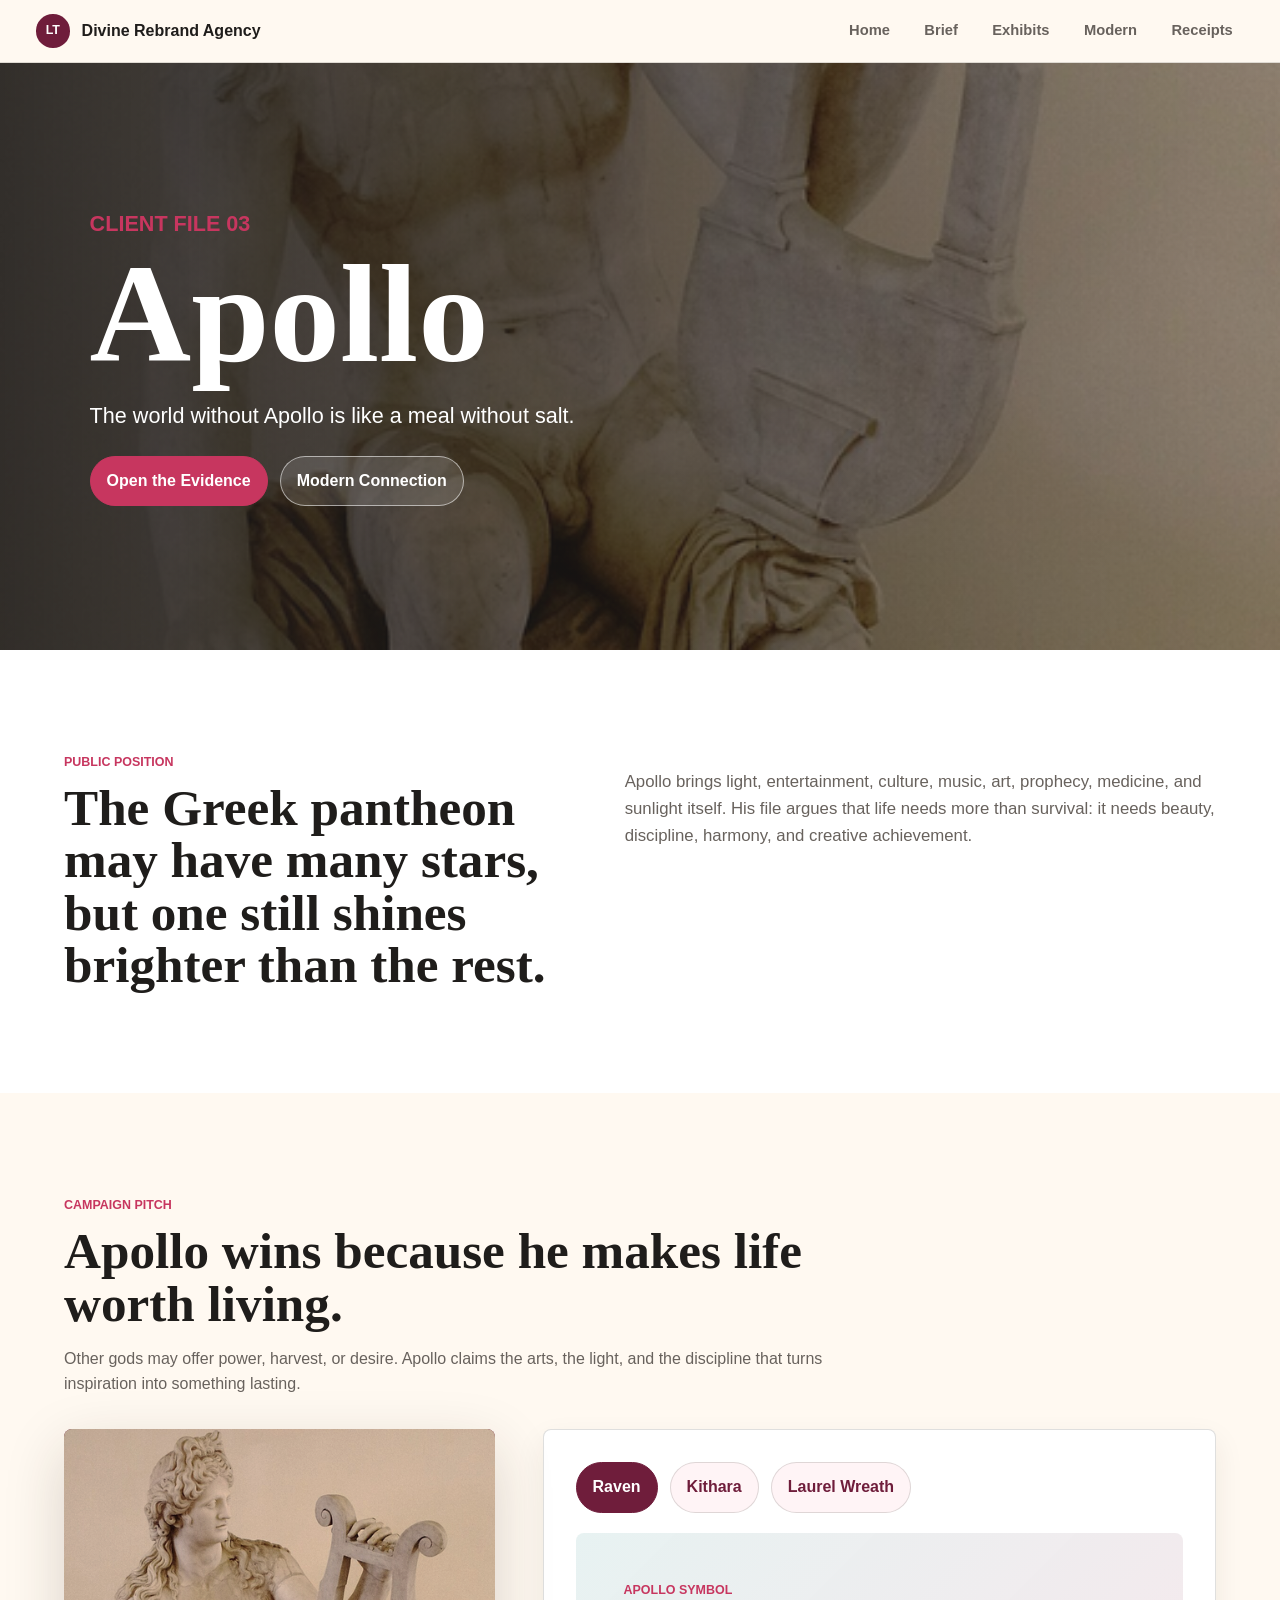
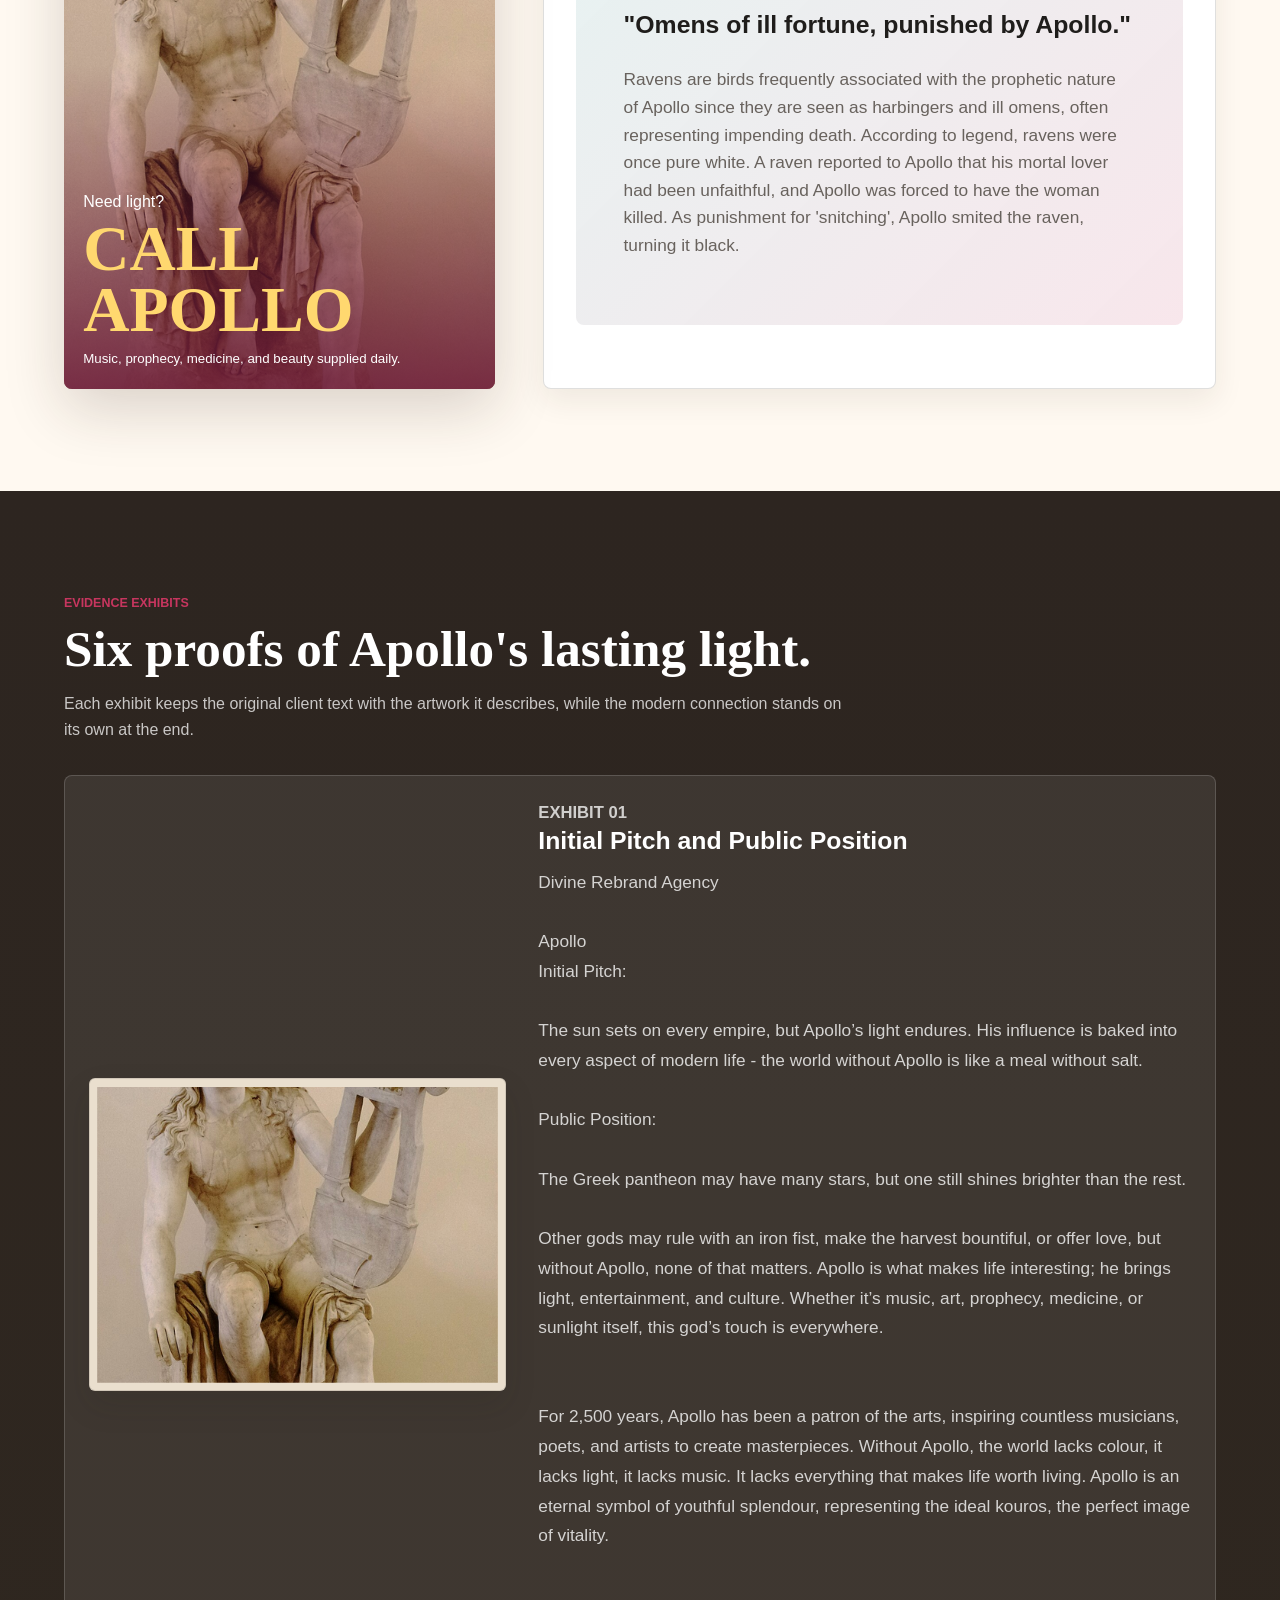
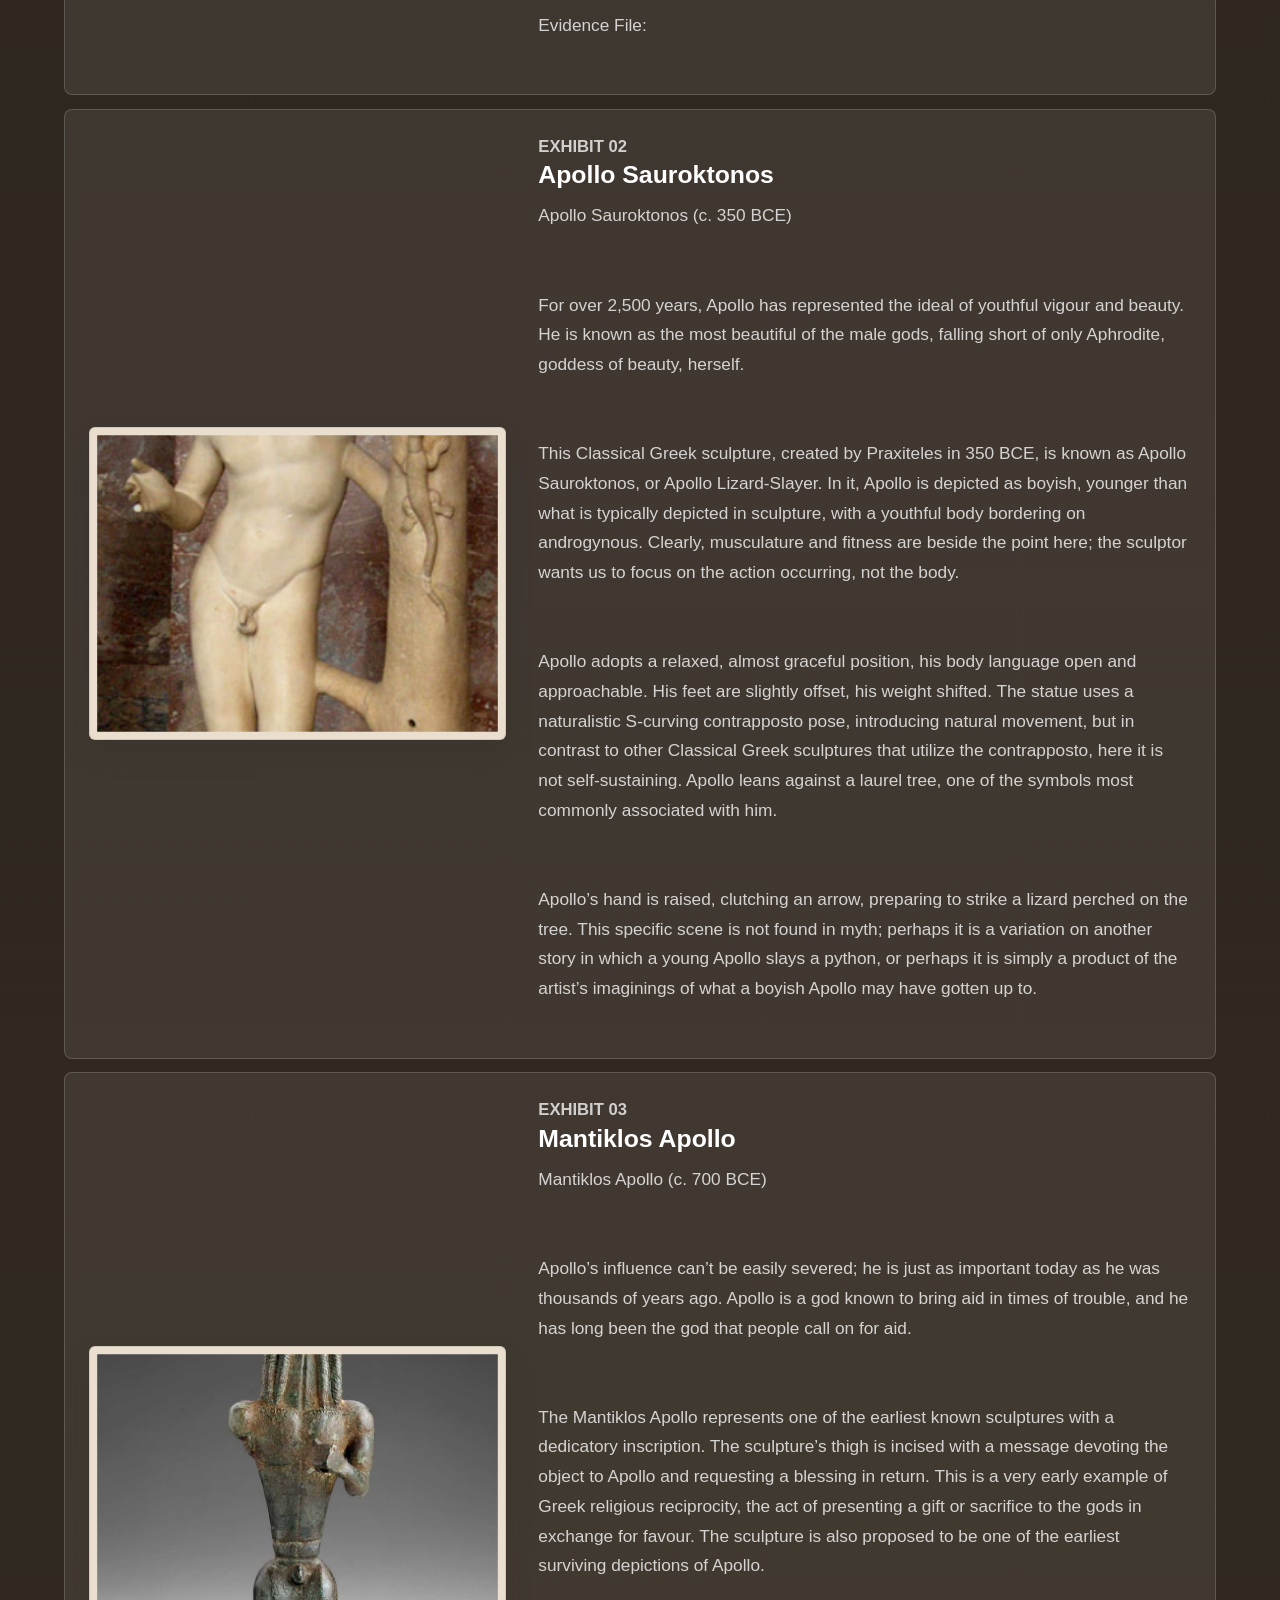
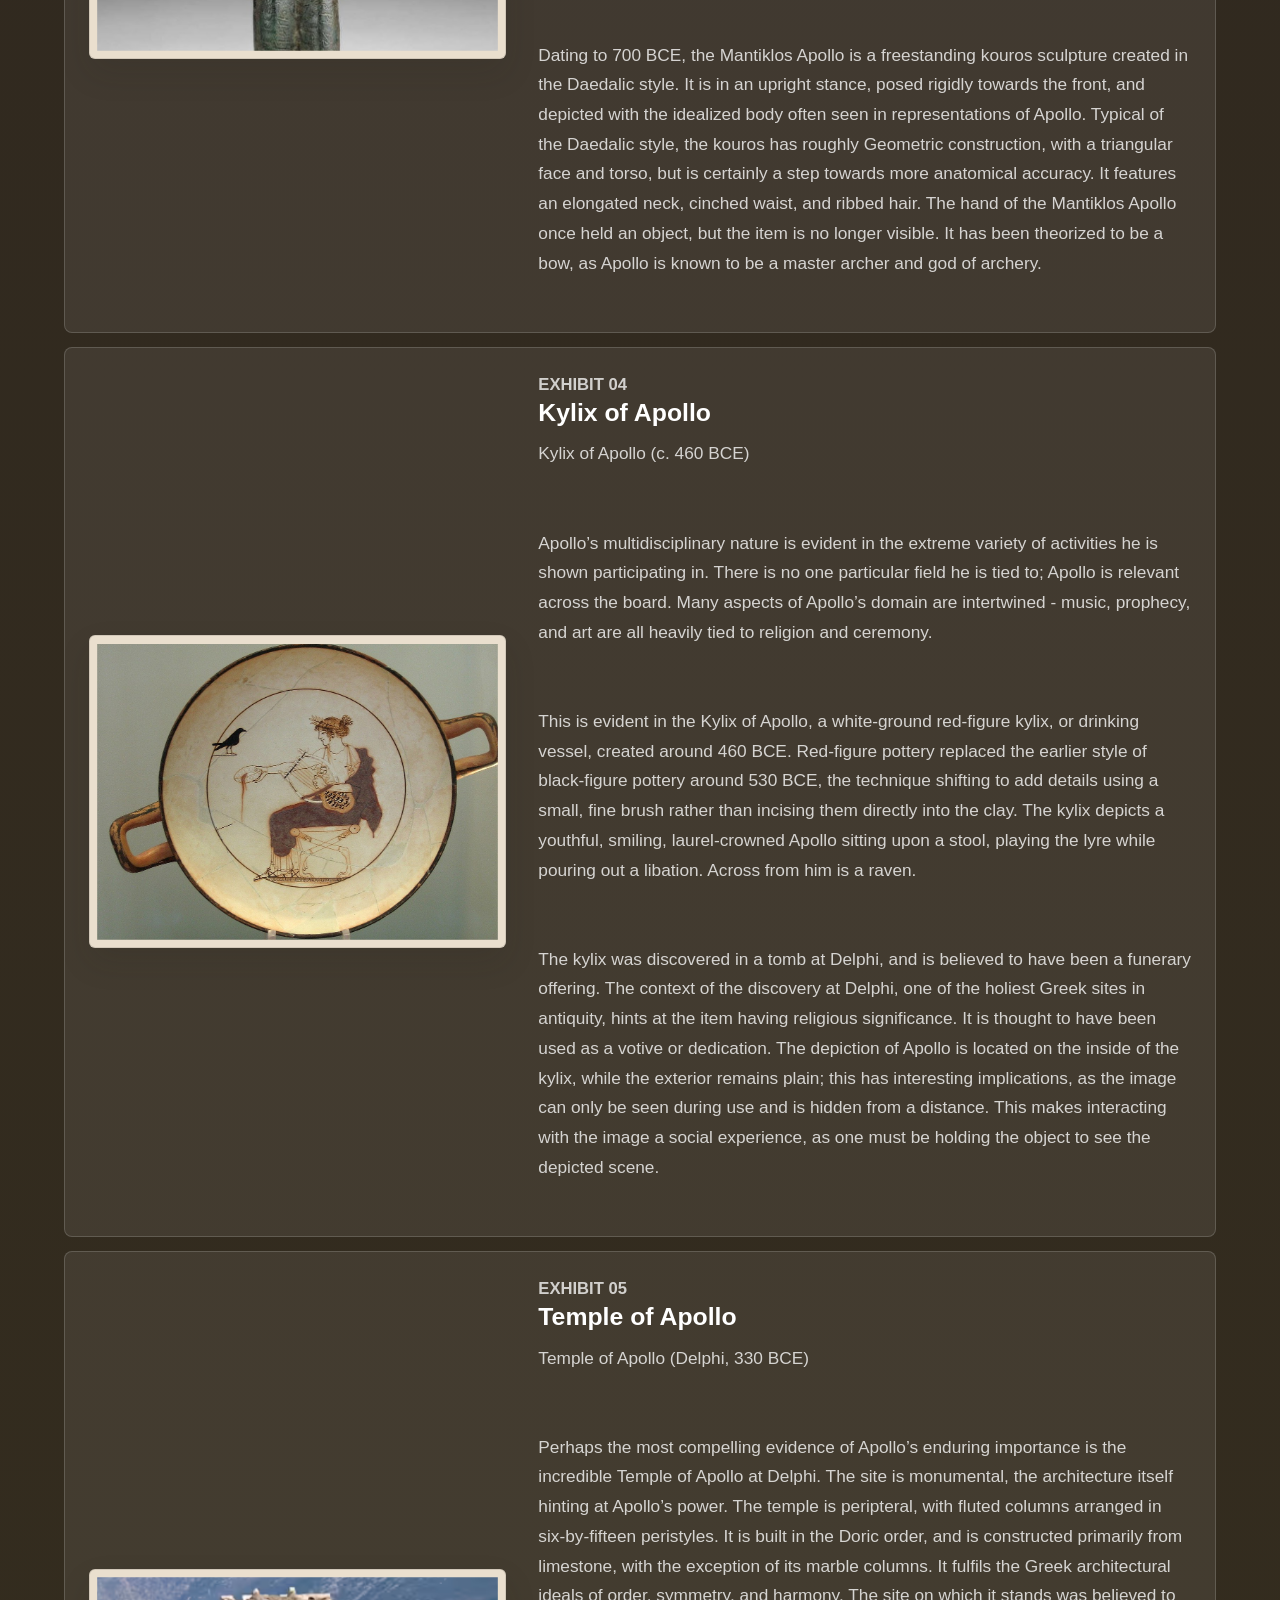
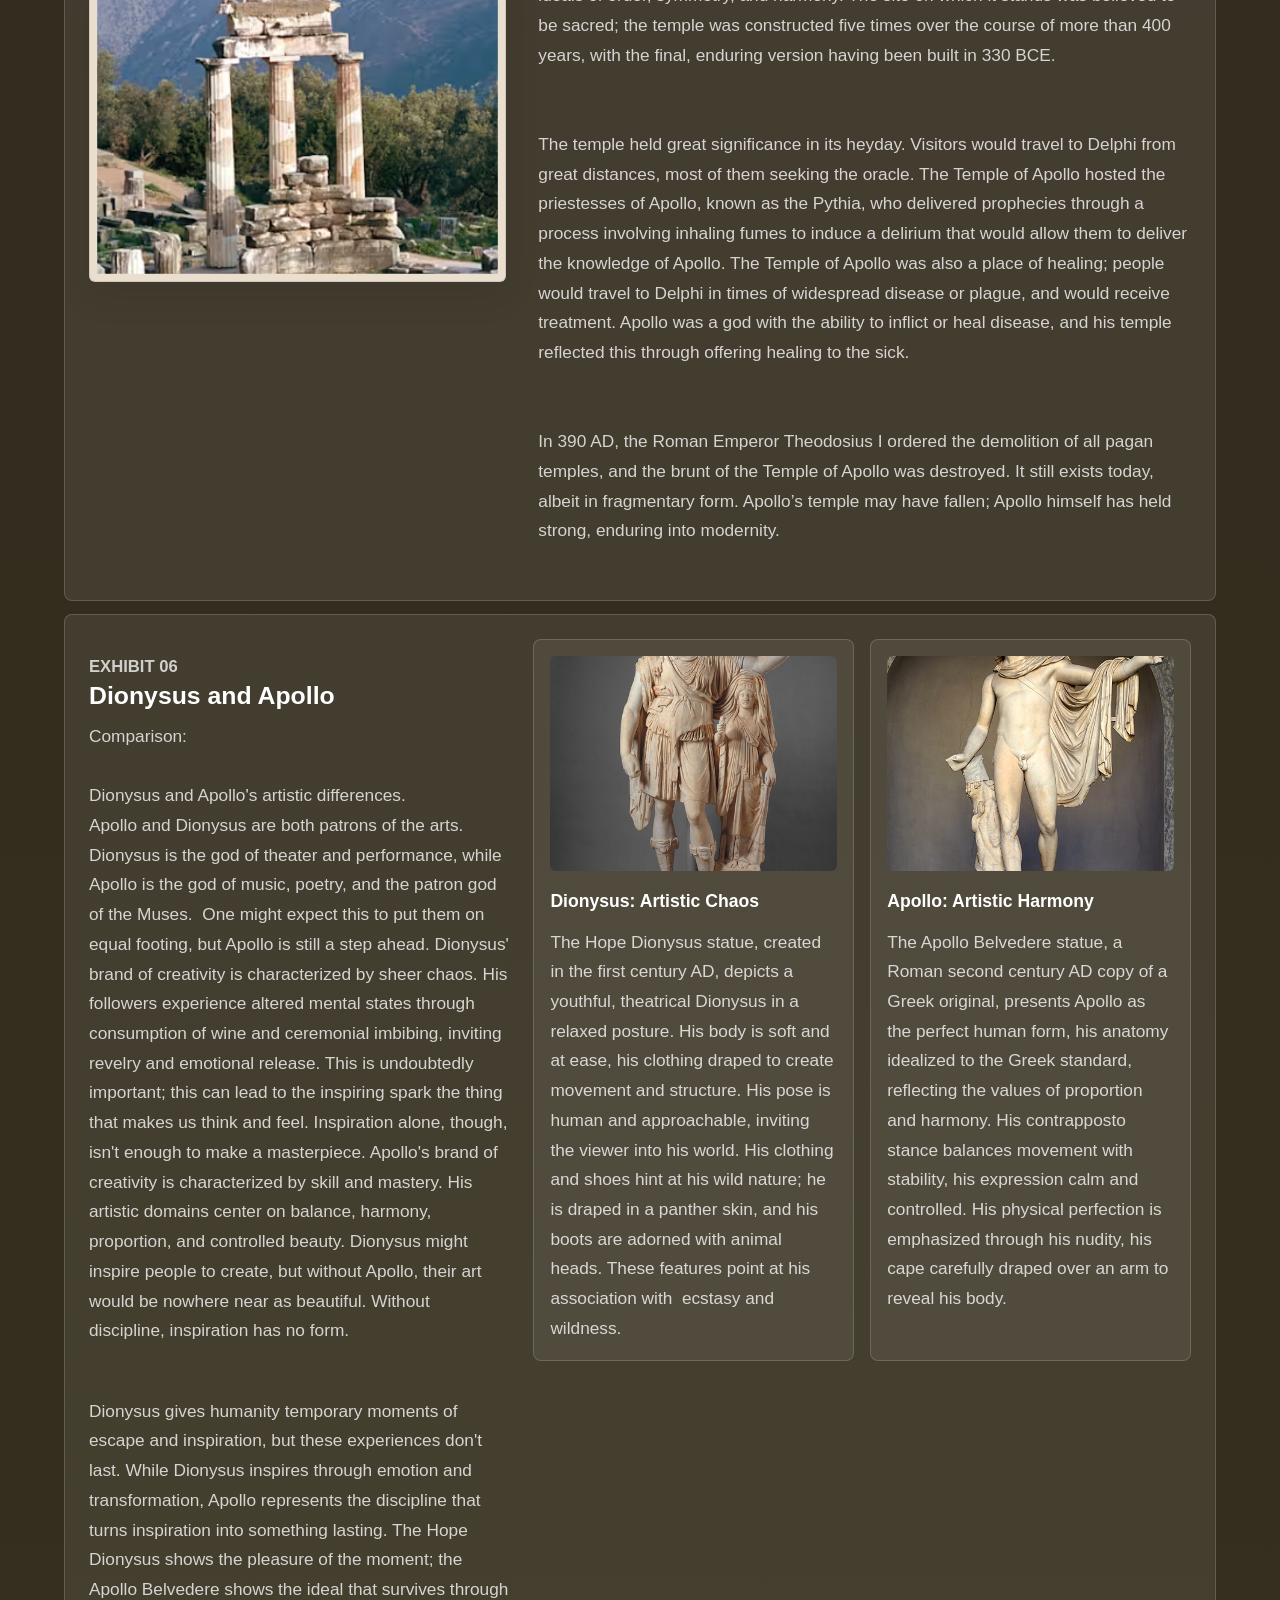
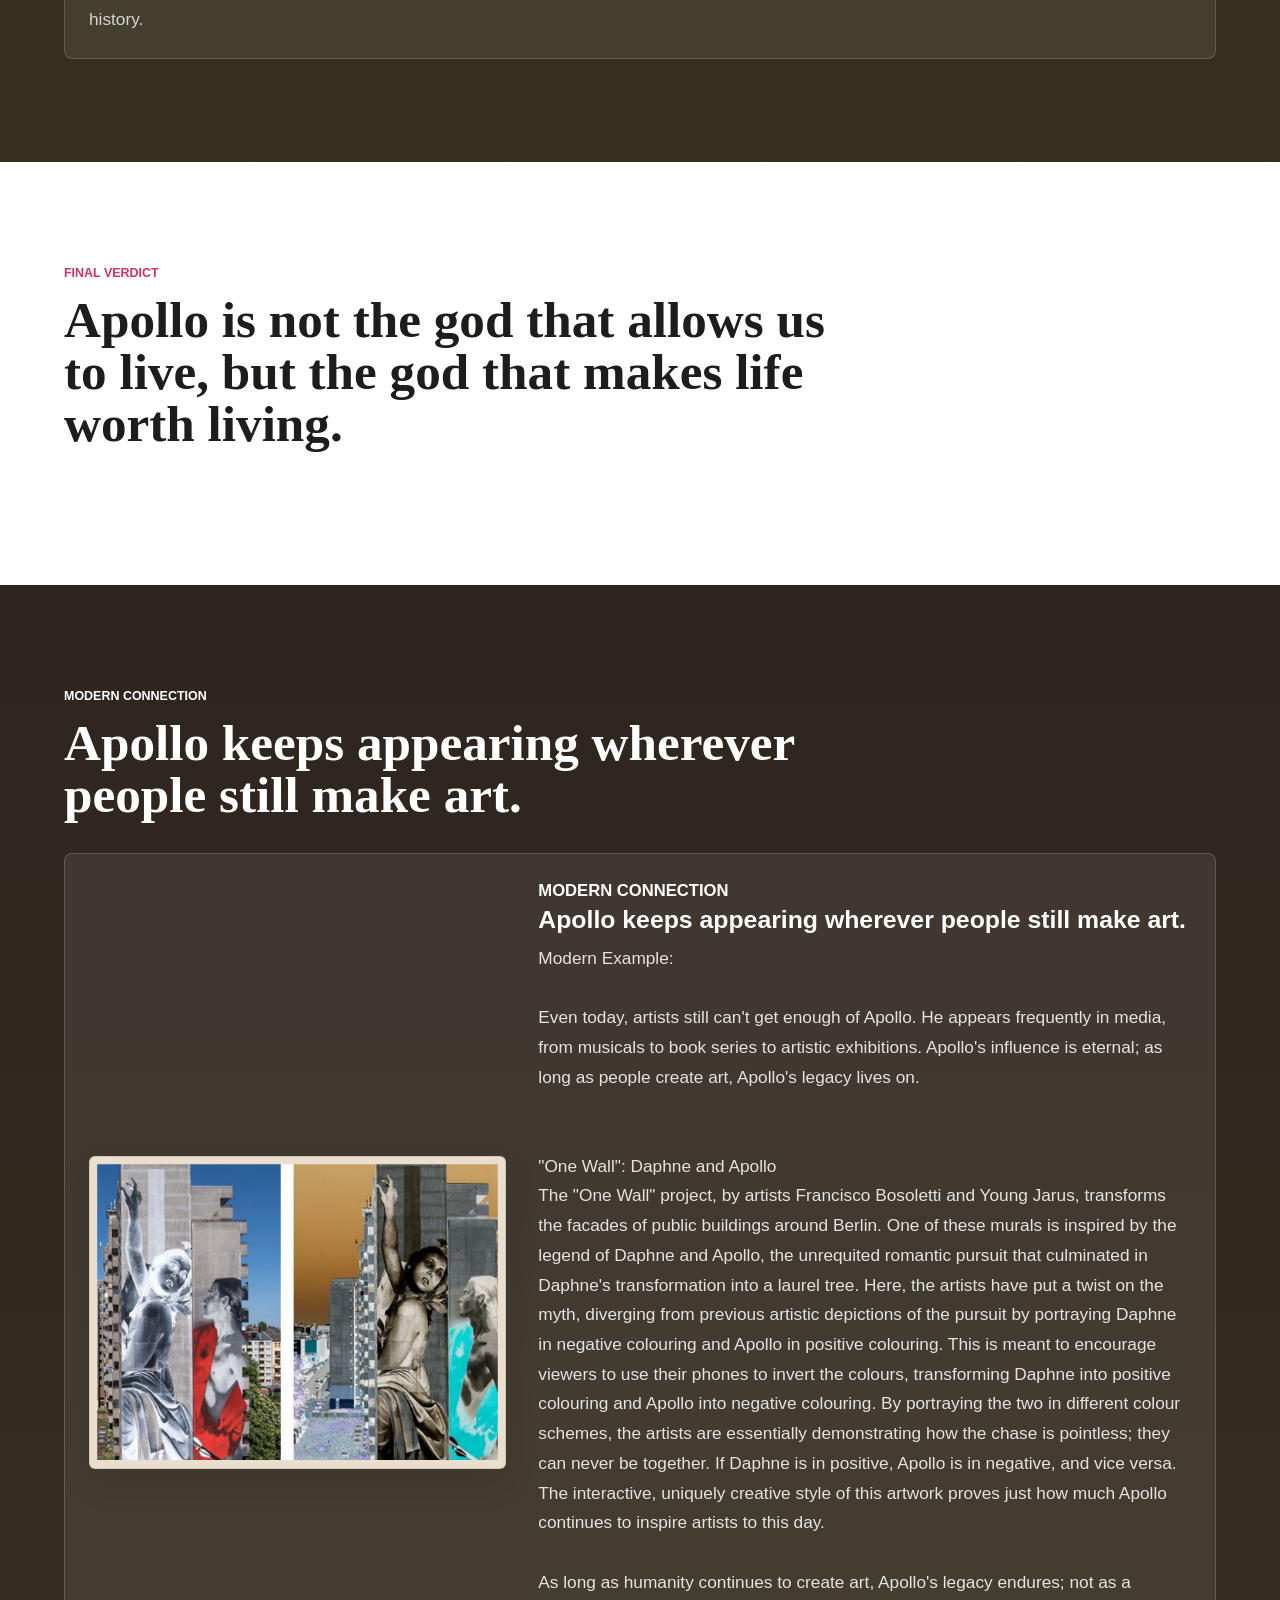
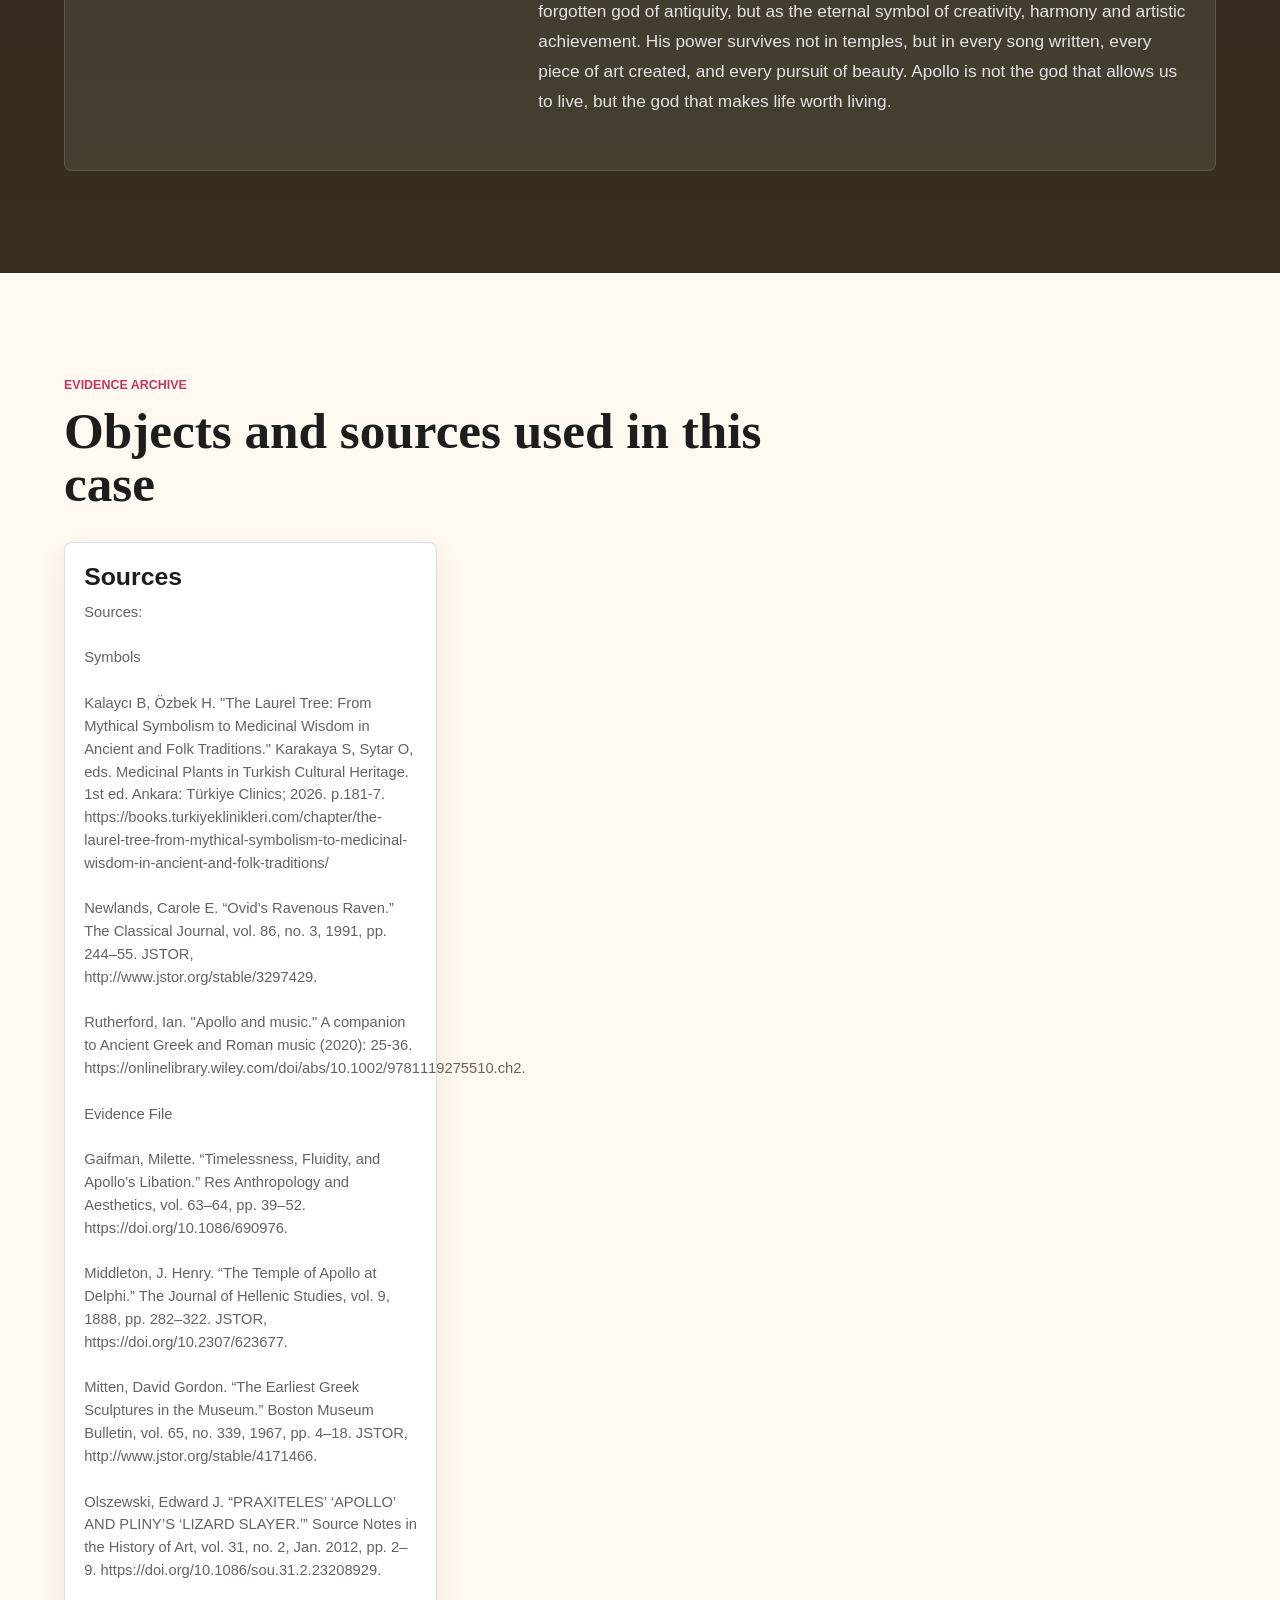
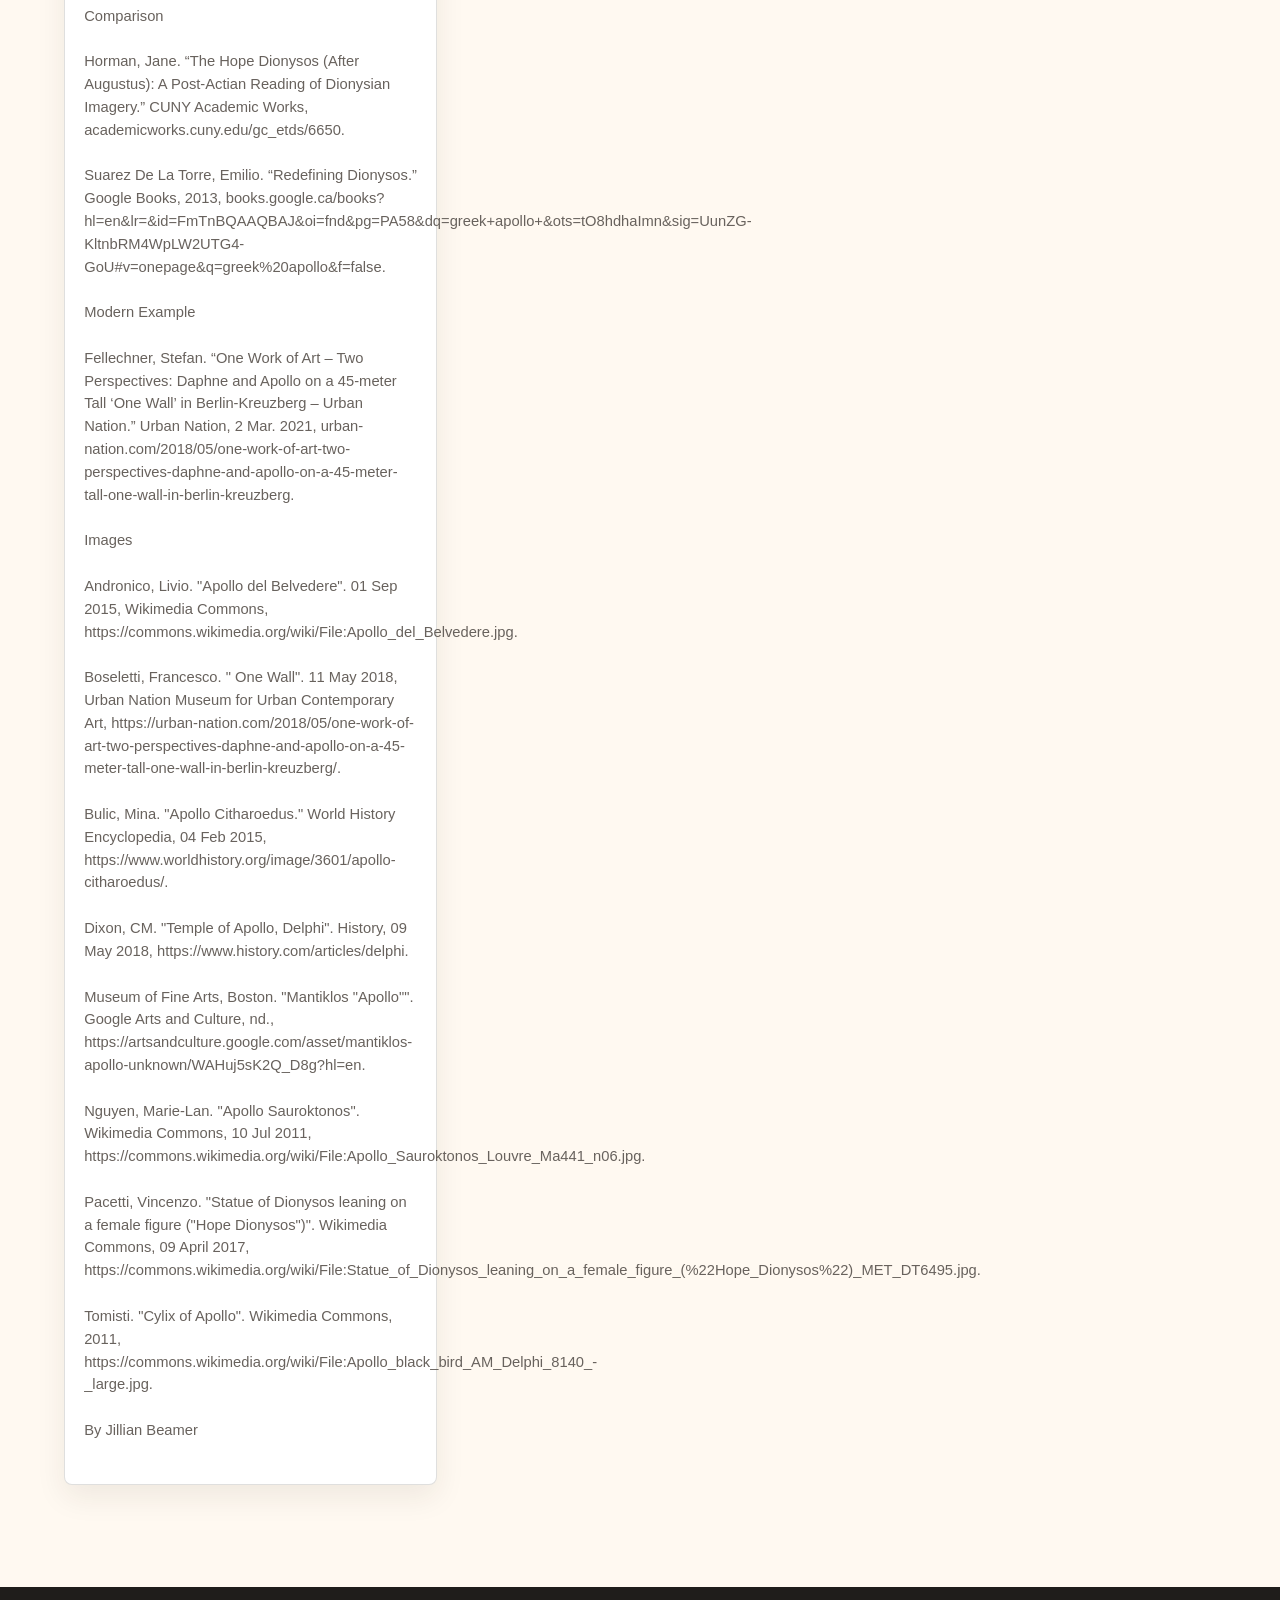
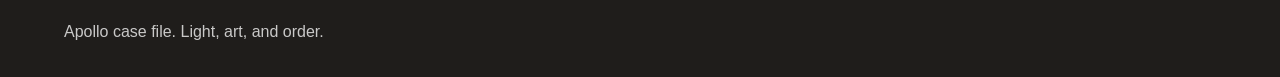
<file: apollo.html>
<!doctype html>
<html lang="en">
<head>
  <meta charset="utf-8">
  <meta name="viewport" content="width=device-width, initial-scale=1">
  <title>Apollo Case File | Divine Rebrand Agency</title>
  <link rel="stylesheet" href="styles.css">
</head>
<body data-page="apollo">
  <header class="site-header">
    <a class="brand" href="index.html" aria-label="Divine Rebrand Agency home">
      <span class="brand-mark">LT</span>
      <span>Divine Rebrand Agency</span>
    </a>
    <nav aria-label="Apollo page navigation">
      <a href="index.html">Home</a>
      <a href="#brief">Brief</a>
      <a href="#exhibits">Exhibits</a>
      <a href="#modern">Modern</a>
      <a href="#receipts">Receipts</a>
    </nav>
  </header>

  <main>
    <section class="source-hero apollo" aria-labelledby="hero-title">
      <div class="source-hero-inner">
        <p class="kicker">Client file 03</p>
        <h1 id="hero-title">Apollo</h1>
        <p>The world without Apollo is like a meal without salt.</p>
        <div class="hero-actions">
          <a class="button primary" href="#exhibits">Open the Evidence</a>
          <a class="button ghost" href="#modern">Modern Connection</a>
        </div>
      </div>
    </section>

    <section id="brief" class="band about-grid" aria-labelledby="brief-title">
      <div><p class="section-label">Public position</p><h2 id="brief-title">The Greek pantheon may have many stars, but one still shines brighter than the rest.</h2></div>
      <div class="about-text"><p>Apollo brings light, entertainment, culture, music, art, prophecy, medicine, and sunlight itself. His file argues that life needs more than survival: it needs beauty, discipline, harmony, and creative achievement.</p></div>
    </section>

    <section id="campaign" class="campaign" aria-labelledby="campaign-title">
      <div class="section-heading"><p class="section-label">Campaign pitch</p><h2 id="campaign-title">Apollo wins because he makes life worth living.</h2><p>Other gods may offer power, harvest, or desire. Apollo claims the arts, the light, and the discipline that turns inspiration into something lasting.</p></div>
      <div class="campaign-stage">
        <aside class="poster divine-poster" aria-label="Apollo campaign poster"><img src="assets/gods/apollo/1.png" alt=""><div class="poster-copy"><span>Need light?</span><strong>Call Apollo</strong><small>Music, prophecy, medicine, and beauty supplied daily.</small></div></aside>
        <div class="promise-panel">
          <div class="promise-buttons" role="tablist" aria-label="Apollo symbol evidence">
            <button class="promise-tab active" type="button" data-promise="raven">Raven</button>
            <button class="promise-tab" type="button" data-promise="kithara">Kithara</button>
            <button class="promise-tab" type="button" data-promise="laurel">Laurel Wreath</button>
          </div>
          <article class="promise-copy" aria-live="polite">
            <p class="section-label" id="promise-mode">Apollo symbol</p>
            <h3 id="promise-title">"Omens of ill fortune, punished by Apollo."</h3>
            <p id="promise-text">Ravens are birds frequently associated with the prophetic nature of Apollo since they are seen as harbingers and ill omens, often representing impending death. According to legend, ravens were once pure white. A raven reported to Apollo that his mortal lover had been unfaithful, and Apollo was forced to have the woman killed. As punishment for 'snitching', Apollo smited the raven, turning it black.</p>
          </article>
        </div>
      </div>
    </section>

    <section id="exhibits" class="campaign-files" aria-labelledby="exhibits-title">
      <div class="section-heading"><p class="section-label">Evidence exhibits</p><h2 id="exhibits-title">Six proofs of Apollo&#x27;s lasting light.</h2><p>Each exhibit keeps the original client text with the artwork it describes, while the modern connection stands on its own at the end.</p></div>
      <div class="file-list">
        <article class="campaign-file exhibit-card provided-exhibit">
          <div class="file-content">
            <div class="provided-images">
              <img src="assets/gods/apollo/1.png" alt="">
            </div>
            <div>
              <p class="section-label">Exhibit 01</p>
              <h3>Initial Pitch and Public Position</h3>
              <pre class="provided-copy">Divine Rebrand Agency

Apollo
Initial Pitch:

The sun sets on every empire, but Apollo’s light endures. His influence is baked into every aspect of modern life - the world without Apollo is like a meal without salt. 

Public Position:

The Greek pantheon may have many stars, but one still shines brighter than the rest. 

Other gods may rule with an iron fist, make the harvest bountiful, or offer love, but without Apollo, none of that matters. Apollo is what makes life interesting; he brings light, entertainment, and culture. Whether it’s music, art, prophecy, medicine, or sunlight itself, this god’s touch is everywhere. 


For 2,500 years, Apollo has been a patron of the arts, inspiring countless musicians, poets, and artists to create masterpieces. Without Apollo, the world lacks colour, it lacks light, it lacks music. It lacks everything that makes life worth living. Apollo is an eternal symbol of youthful splendour, representing the ideal kouros, the perfect image of vitality.


Evidence File:

</pre>
            </div>
          </div>
        </article>
        <article class="campaign-file exhibit-card provided-exhibit">
          <div class="file-content">
            <div class="provided-images">
              <img src="assets/gods/apollo/2.png" alt="">
            </div>
            <div>
              <p class="section-label">Exhibit 02</p>
              <h3>Apollo Sauroktonos</h3>
              <pre class="provided-copy">Apollo Sauroktonos (c. 350 BCE)


For over 2,500 years, Apollo has represented the ideal of youthful vigour and beauty. He is known as the most beautiful of the male gods, falling short of only Aphrodite, goddess of beauty, herself.


This Classical Greek sculpture, created by Praxiteles in 350 BCE, is known as Apollo Sauroktonos, or Apollo Lizard-Slayer. In it, Apollo is depicted as boyish, younger than what is typically depicted in sculpture, with a youthful body bordering on androgynous. Clearly, musculature and fitness are beside the point here; the sculptor wants us to focus on the action occurring, not the body.


Apollo adopts a relaxed, almost graceful position, his body language open and approachable. His feet are slightly offset, his weight shifted. The statue uses a naturalistic S-curving contrapposto pose, introducing natural movement, but in contrast to other Classical Greek sculptures that utilize the contrapposto, here it is not self-sustaining. Apollo leans against a laurel tree, one of the symbols most commonly associated with him.


Apollo’s hand is raised, clutching an arrow, preparing to strike a lizard perched on the tree. This specific scene is not found in myth; perhaps it is a variation on another story in which a young Apollo slays a python, or perhaps it is simply a product of the artist’s imaginings of what a boyish Apollo may have gotten up to.

</pre>
            </div>
          </div>
        </article>
        <article class="campaign-file exhibit-card provided-exhibit">
          <div class="file-content">
            <div class="provided-images">
              <img src="assets/gods/apollo/3.jpg" alt="">
            </div>
            <div>
              <p class="section-label">Exhibit 03</p>
              <h3>Mantiklos Apollo</h3>
              <pre class="provided-copy">Mantiklos Apollo (c. 700 BCE)


Apollo’s influence can’t be easily severed; he is just as important today as he was thousands of years ago. Apollo is a god known to bring aid in times of trouble, and he has long been the god that people call on for aid.


The Mantiklos Apollo represents one of the earliest known sculptures with a dedicatory inscription. The sculpture’s thigh is incised with a message devoting the object to Apollo and requesting a blessing in return. This is a very early example of Greek religious reciprocity, the act of presenting a gift or sacrifice to the gods in exchange for favour. The sculpture is also proposed to be one of the earliest surviving depictions of Apollo. 


Dating to 700 BCE, the Mantiklos Apollo is a freestanding kouros sculpture created in the Daedalic style. It is in an upright stance, posed rigidly towards the front, and depicted with the idealized body often seen in representations of Apollo. Typical of the Daedalic style, the kouros has roughly Geometric construction, with a triangular face and torso, but is certainly a step towards more anatomical accuracy. It features an elongated neck, cinched waist, and ribbed hair. The hand of the Mantiklos Apollo once held an object, but the item is no longer visible. It has been theorized to be a bow, as Apollo is known to be a master archer and god of archery.

</pre>
            </div>
          </div>
        </article>
        <article class="campaign-file exhibit-card provided-exhibit">
          <div class="file-content">
            <div class="provided-images">
              <img src="assets/gods/apollo/4.jpg" alt="">
            </div>
            <div>
              <p class="section-label">Exhibit 04</p>
              <h3>Kylix of Apollo</h3>
              <pre class="provided-copy">Kylix of Apollo (c. 460 BCE)


Apollo’s multidisciplinary nature is evident in the extreme variety of activities he is shown participating in. There is no one particular field he is tied to; Apollo is relevant across the board. Many aspects of Apollo’s domain are intertwined - music, prophecy, and art are all heavily tied to religion and ceremony. 


This is evident in the Kylix of Apollo, a white-ground red-figure kylix, or drinking vessel, created around 460 BCE. Red-figure pottery replaced the earlier style of black-figure pottery around 530 BCE, the technique shifting to add details using a small, fine brush rather than incising them directly into the clay. The kylix depicts a youthful, smiling, laurel-crowned Apollo sitting upon a stool, playing the lyre while pouring out a libation. Across from him is a raven. 


The kylix was discovered in a tomb at Delphi, and is believed to have been a funerary offering. The context of the discovery at Delphi, one of the holiest Greek sites in antiquity, hints at the item having religious significance. It is thought to have been used as a votive or dedication. The depiction of Apollo is located on the inside of the kylix, while the exterior remains plain; this has interesting implications, as the image can only be seen during use and is hidden from a distance. This makes interacting with the image a social experience, as one must be holding the object to see the depicted scene.

</pre>
            </div>
          </div>
        </article>
        <article class="campaign-file exhibit-card provided-exhibit">
          <div class="file-content">
            <div class="provided-images">
              <img src="assets/gods/apollo/5.png" alt="">
            </div>
            <div>
              <p class="section-label">Exhibit 05</p>
              <h3>Temple of Apollo</h3>
              <pre class="provided-copy">Temple of Apollo (Delphi, 330 BCE)


Perhaps the most compelling evidence of Apollo’s enduring importance is the incredible Temple of Apollo at Delphi. The site is monumental, the architecture itself hinting at Apollo’s power. The temple is peripteral, with fluted columns arranged in six-by-fifteen peristyles. It is built in the Doric order, and is constructed primarily from limestone, with the exception of its marble columns. It fulfils the Greek architectural ideals of order, symmetry, and harmony. The site on which it stands was believed to be sacred; the temple was constructed five times over the course of more than 400 years, with the final, enduring version having been built in 330 BCE. 


The temple held great significance in its heyday. Visitors would travel to Delphi from great distances, most of them seeking the oracle. The Temple of Apollo hosted the priestesses of Apollo, known as the Pythia, who delivered prophecies through a process involving inhaling fumes to induce a delirium that would allow them to deliver the knowledge of Apollo. The Temple of Apollo was also a place of healing; people would travel to Delphi in times of widespread disease or plague, and would receive treatment. Apollo was a god with the ability to inflict or heal disease, and his temple reflected this through offering healing to the sick.


In 390 AD, the Roman Emperor Theodosius I ordered the demolition of all pagan temples, and the brunt of the Temple of Apollo was destroyed. It still exists today, albeit in fragmentary form. Apollo’s temple may have fallen; Apollo himself has held strong, enduring into modernity.

</pre>
            </div>
          </div>
        </article>
        <article class="campaign-file exhibit-card provided-exhibit apollo-comparison">
          <div class="file-content comparison-layout">
            <div class="comparison-copy">
              <p class="section-label">Exhibit 06</p>
              <h3>Dionysus and Apollo</h3>
              <pre class="provided-copy">Comparison:

Dionysus and Apollo's artistic differences.
Apollo and Dionysus are both patrons of the arts. Dionysus is the god of theater and performance, while Apollo is the god of music, poetry, and the patron god of the Muses.  One might expect this to put them on equal footing, but Apollo is still a step ahead. Dionysus' brand of creativity is characterized by sheer chaos. His followers experience altered mental states through consumption of wine and ceremonial imbibing, inviting revelry and emotional release. This is undoubtedly important; this can lead to the inspiring spark the thing that makes us think and feel. Inspiration alone, though, isn't enough to make a masterpiece. Apollo's brand of creativity is characterized by skill and mastery. His artistic domains center on balance, harmony, proportion, and controlled beauty. Dionysus might inspire people to create, but without Apollo, their art would be nowhere near as beautiful. Without discipline, inspiration has no form.</pre>
            </div>

            <div class="comparison-duo">
              <article class="comparison-card">
                <img src="assets/gods/apollo/6.png" alt="Hope Dionysus statue">
                <div>
                  <h4>Dionysus: Artistic Chaos</h4>
                  <pre class="provided-copy">The Hope Dionysus statue, created in the first century AD, depicts a youthful, theatrical Dionysus in a relaxed posture. His body is soft and at ease, his clothing draped to create movement and structure. His pose is human and approachable, inviting the viewer into his world. His clothing and shoes hint at his wild nature; he is draped in a panther skin, and his boots are adorned with animal heads. These features point at his association with  ecstasy and wildness.</pre>
                </div>
              </article>

              <article class="comparison-card">
                <img src="assets/gods/apollo/7.jpg" alt="Apollo Belvedere statue">
                <div>
                  <h4>Apollo: Artistic Harmony</h4>
                  <pre class="provided-copy">The Apollo Belvedere statue, a Roman second century AD copy of a Greek original, presents Apollo as the perfect human form, his anatomy idealized to the Greek standard, reflecting the values of proportion and harmony. His contrapposto stance balances movement with stability, his expression calm and controlled. His physical perfection is emphasized through his nudity, his cape carefully draped over an arm to reveal his body.</pre>
                </div>
              </article>
            </div>

            <pre class="provided-copy comparison-close">Dionysus gives humanity temporary moments of escape and inspiration, but these experiences don't last. While Dionysus inspires through emotion and transformation, Apollo represents the discipline that turns inspiration into something lasting. The Hope Dionysus shows the pleasure of the moment; the Apollo Belvedere shows the ideal that survives through history.</pre>
          </div>
        </article>
      </div>
    </section>

    <section id="verdict" class="band verdict-section" aria-labelledby="verdict-title">
      <div class="section-heading"><p class="section-label">Final verdict</p><h2 id="verdict-title">Apollo is not the god that allows us to live, but the god that makes life worth living.</h2></div>
    </section>

    <section id="modern" class="campaign-files modern-section" aria-labelledby="modern-title">
      <div class="section-heading"><p class="section-label">Modern connection</p><h2 id="modern-title">Apollo keeps appearing wherever people still make art.</h2></div>
      <div class="file-list">
        <article class="campaign-file exhibit-card modern-card">
          <div class="file-content">
            <div class="provided-images">
              <img src="assets/gods/apollo/8.png" alt="">
            </div>
            <div>
              <p class="section-label">Modern connection</p>
              <h3>Apollo keeps appearing wherever people still make art.</h3>
              <pre class="provided-copy">Modern Example:

Even today, artists still can&#x27;t get enough of Apollo. He appears frequently in media, from musicals to book series to artistic exhibitions. Apollo&#x27;s influence is eternal; as long as people create art, Apollo&#x27;s legacy lives on.


&quot;One Wall&quot;: Daphne and Apollo
The &quot;One Wall&quot; project, by artists Francisco Bosoletti and Young Jarus, transforms the facades of public buildings around Berlin. One of these murals is inspired by the legend of Daphne and Apollo, the unrequited romantic pursuit that culminated in Daphne&#x27;s transformation into a laurel tree. Here, the artists have put a twist on the myth, diverging from previous artistic depictions of the pursuit by portraying Daphne in negative colouring and Apollo in positive colouring. This is meant to encourage viewers to use their phones to invert the colours, transforming Daphne into positive colouring and Apollo into negative colouring. By portraying the two in different colour schemes, the artists are essentially demonstrating how the chase is pointless; they can never be together. If Daphne is in positive, Apollo is in negative, and vice versa. The interactive, uniquely creative style of this artwork proves just how much Apollo continues to inspire artists to this day.

As long as humanity continues to create art, Apollo&#x27;s legacy endures; not as a forgotten god of antiquity, but as the eternal symbol of creativity, harmony and artistic achievement. His power survives not in temples, but in every song written, every piece of art created, and every pursuit of beauty. Apollo is not the god that allows us to live, but the god that makes life worth living.

</pre>
            </div>
          </div>
        </article>
      </div>
    </section>

    <section id="receipts" class="references" aria-labelledby="receipts-title">
      <div class="section-heading"><p class="section-label">Evidence archive</p><h2 id="receipts-title">Objects and sources used in this case</h2></div>
      <div class="reference-columns">
        <article>
          <h3>Sources</h3>
          <pre class="provided-copy">Sources:

Symbols

Kalaycı B, Özbek H. &quot;The Laurel Tree: From Mythical Symbolism to Medicinal Wisdom in Ancient and Folk Traditions.&quot; Karakaya S, Sytar O, eds. Medicinal Plants in Turkish Cultural Heritage. 1st ed. Ankara: Türkiye Clinics; 2026. p.181-7. https://books.turkiyeklinikleri.com/chapter/the-laurel-tree-from-mythical-symbolism-to-medicinal-wisdom-in-ancient-and-folk-traditions/

Newlands, Carole E. “Ovid’s Ravenous Raven.” The Classical Journal, vol. 86, no. 3, 1991, pp. 244–55. JSTOR, http://www.jstor.org/stable/3297429. 

Rutherford, Ian. &quot;Apollo and music.&quot; A companion to Ancient Greek and Roman music (2020): 25-36. https://onlinelibrary.wiley.com/doi/abs/10.1002/9781119275510.ch2.

Evidence File

Gaifman, Milette. “Timelessness, Fluidity, and Apollo’s Libation.” Res Anthropology and Aesthetics, vol. 63–64, pp. 39–52. https://doi.org/10.1086/690976. 

Middleton, J. Henry. “The Temple of Apollo at Delphi.” The Journal of Hellenic Studies, vol. 9, 1888, pp. 282–322. JSTOR, https://doi.org/10.2307/623677. 

Mitten, David Gordon. “The Earliest Greek Sculptures in the Museum.” Boston Museum Bulletin, vol. 65, no. 339, 1967, pp. 4–18. JSTOR, http://www.jstor.org/stable/4171466. 

Olszewski, Edward J. “PRAXITELES’ ‘APOLLO’ AND PLINY’S ‘LIZARD SLAYER.’” Source Notes in the History of Art, vol. 31, no. 2, Jan. 2012, pp. 2–9. https://doi.org/10.1086/sou.31.2.23208929.

Comparison

Horman, Jane. “The Hope Dionysos (After Augustus): A Post-Actian Reading of Dionysian Imagery.” CUNY Academic Works, academicworks.cuny.edu/gc_etds/6650. 

Suarez De La Torre, Emilio. “Redefining Dionysos.” Google Books, 2013, books.google.ca/books?hl=en&amp;lr=&amp;id=FmTnBQAAQBAJ&amp;oi=fnd&amp;pg=PA58&amp;dq=greek+apollo+&amp;ots=tO8hdhaImn&amp;sig=UunZG-KltnbRM4WpLW2UTG4-GoU#v=onepage&amp;q=greek%20apollo&amp;f=false. 

Modern Example

Fellechner, Stefan. “One Work of Art – Two Perspectives: Daphne and Apollo on a 45-meter Tall ‘One Wall’ in Berlin-Kreuzberg – Urban Nation.” Urban Nation, 2 Mar. 2021, urban-nation.com/2018/05/one-work-of-art-two-perspectives-daphne-and-apollo-on-a-45-meter-tall-one-wall-in-berlin-kreuzberg.

Images

Andronico, Livio. &quot;Apollo del Belvedere&quot;. 01 Sep 2015, Wikimedia Commons, https://commons.wikimedia.org/wiki/File:Apollo_del_Belvedere.jpg.

Boseletti, Francesco. &quot; One Wall&quot;. 11 May 2018, Urban Nation Museum for Urban Contemporary Art, https://urban-nation.com/2018/05/one-work-of-art-two-perspectives-daphne-and-apollo-on-a-45-meter-tall-one-wall-in-berlin-kreuzberg/.

Bulic, Mina. &quot;Apollo Citharoedus.&quot; World History Encyclopedia, 04 Feb 2015, https://www.worldhistory.org/image/3601/apollo-citharoedus/. 

Dixon, CM. &quot;Temple of Apollo, Delphi&quot;. History, 09 May 2018, https://www.history.com/articles/delphi.

Museum of Fine Arts, Boston. &quot;Mantiklos &quot;Apollo&quot;&quot;. Google Arts and Culture, nd., https://artsandculture.google.com/asset/mantiklos-apollo-unknown/WAHuj5sK2Q_D8g?hl=en.

Nguyen, Marie-Lan. &quot;Apollo Sauroktonos&quot;. Wikimedia Commons, 10 Jul 2011, https://commons.wikimedia.org/wiki/File:Apollo_Sauroktonos_Louvre_Ma441_n06.jpg.

Pacetti, Vincenzo. &quot;Statue of Dionysos leaning on a female figure (&quot;Hope Dionysos&quot;)&quot;. Wikimedia Commons, 09 April 2017, https://commons.wikimedia.org/wiki/File:Statue_of_Dionysos_leaning_on_a_female_figure_(%22Hope_Dionysos%22)_MET_DT6495.jpg.

Tomisti. &quot;Cylix of Apollo&quot;. Wikimedia Commons, 2011, https://commons.wikimedia.org/wiki/File:Apollo_black_bird_AM_Delphi_8140_-_large.jpg.

By Jillian Beamer

</pre>
        </article>
      </div>
    </section>
  </main>
  <footer><p>Apollo case file. Light, art, and order.</p></footer>
  <script src="script.js"></script>
</body>
</html>
</file>
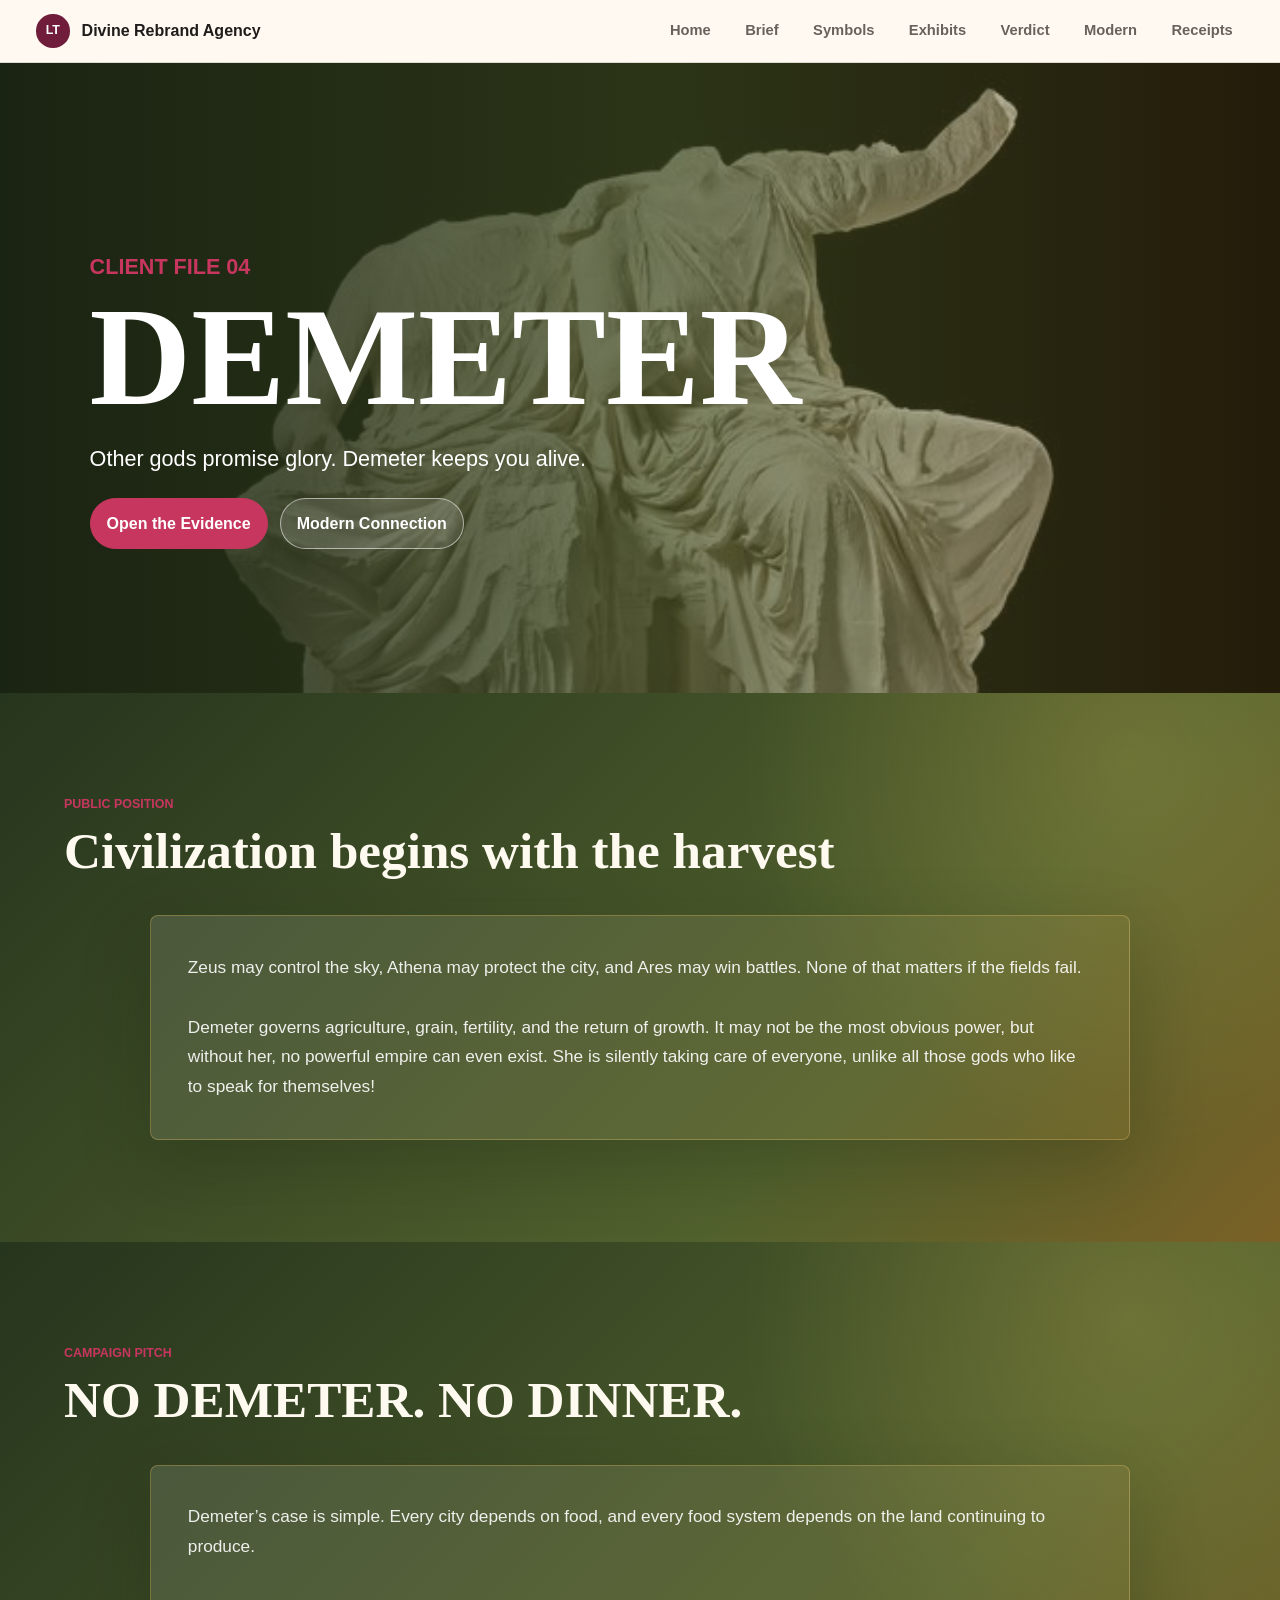
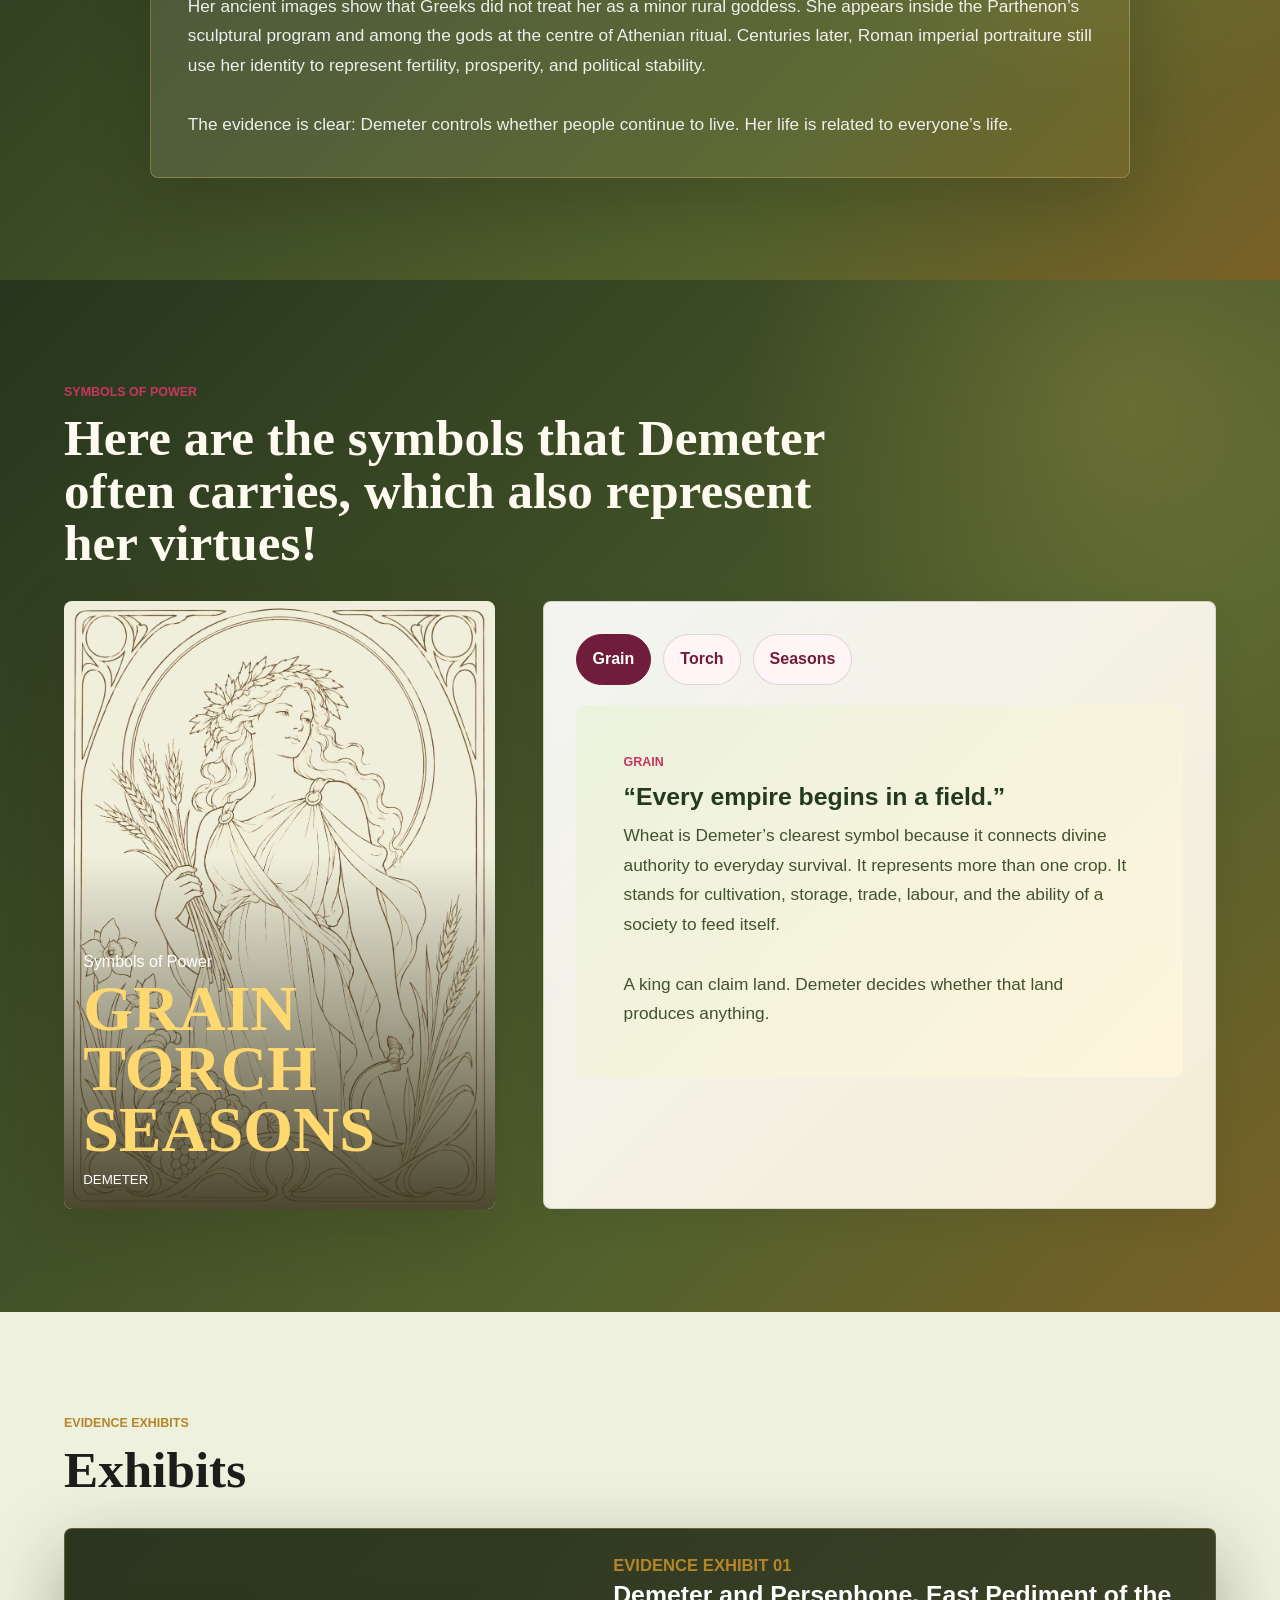
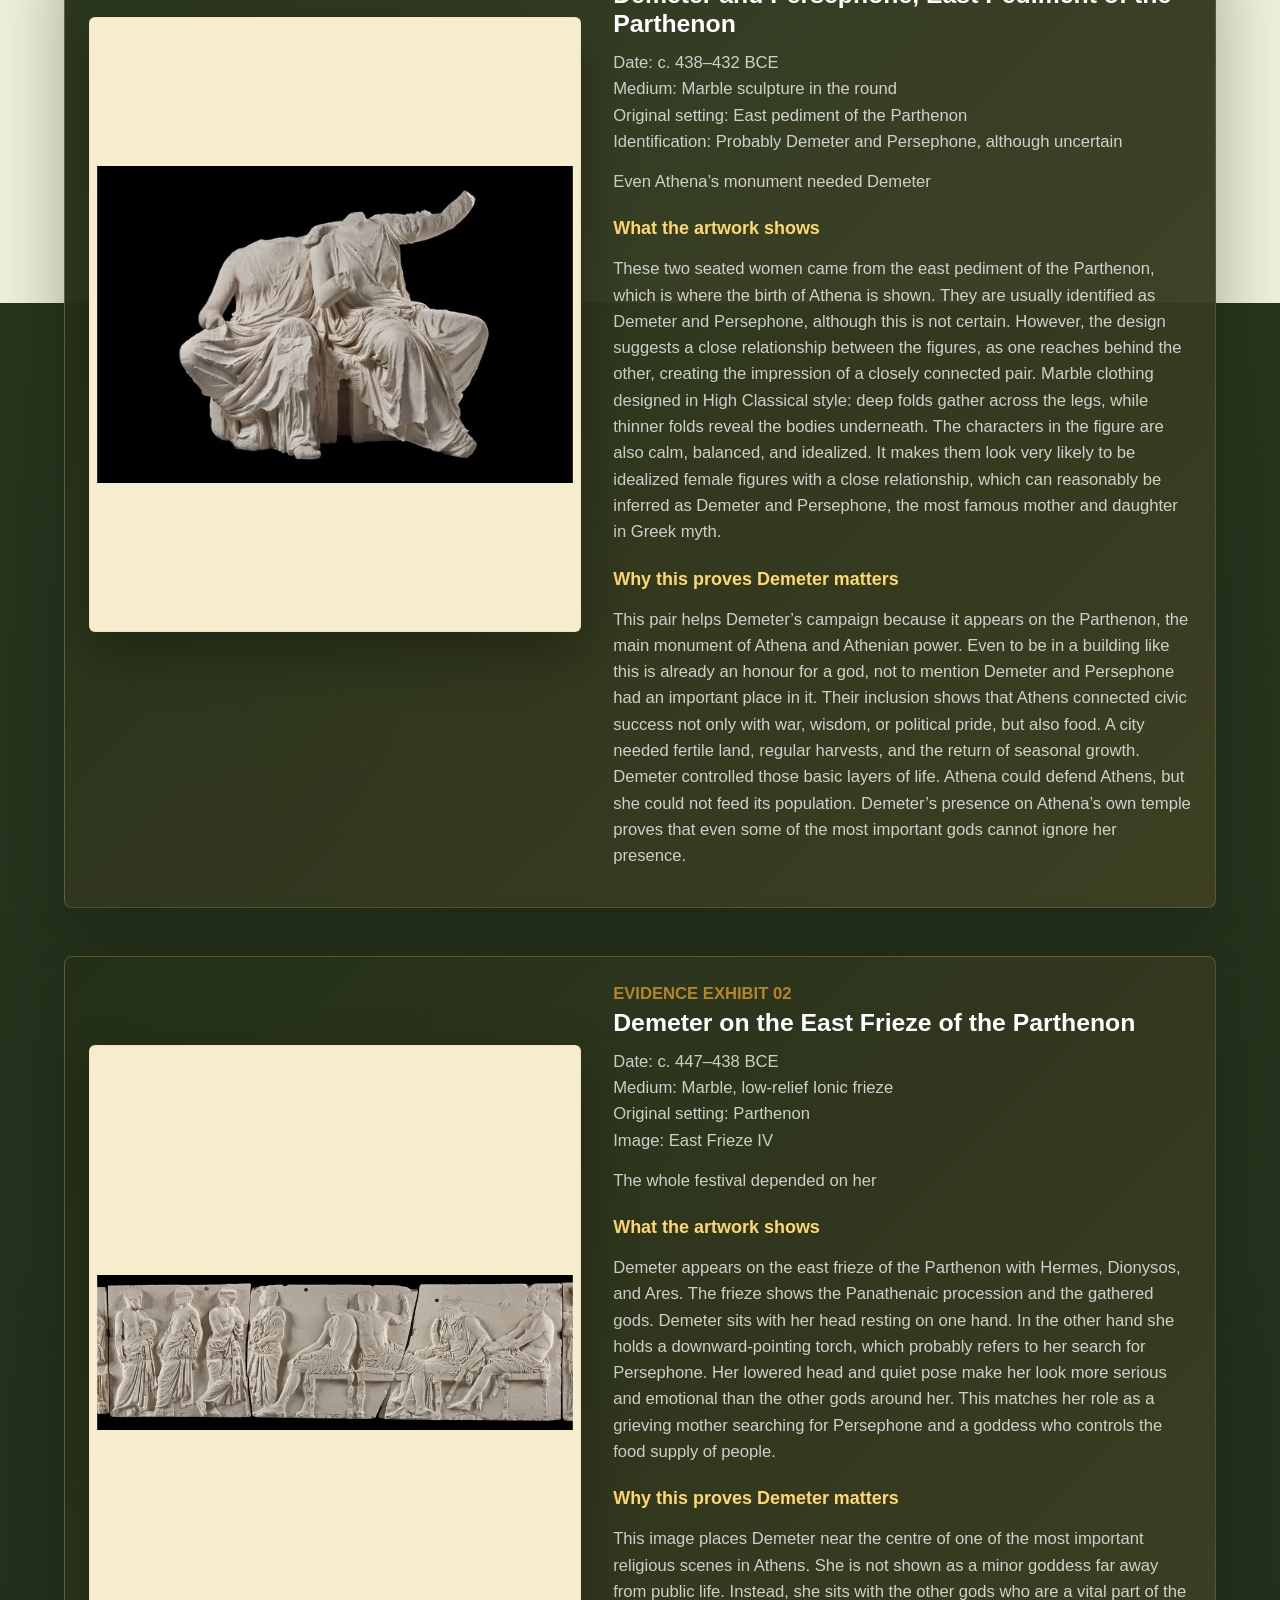
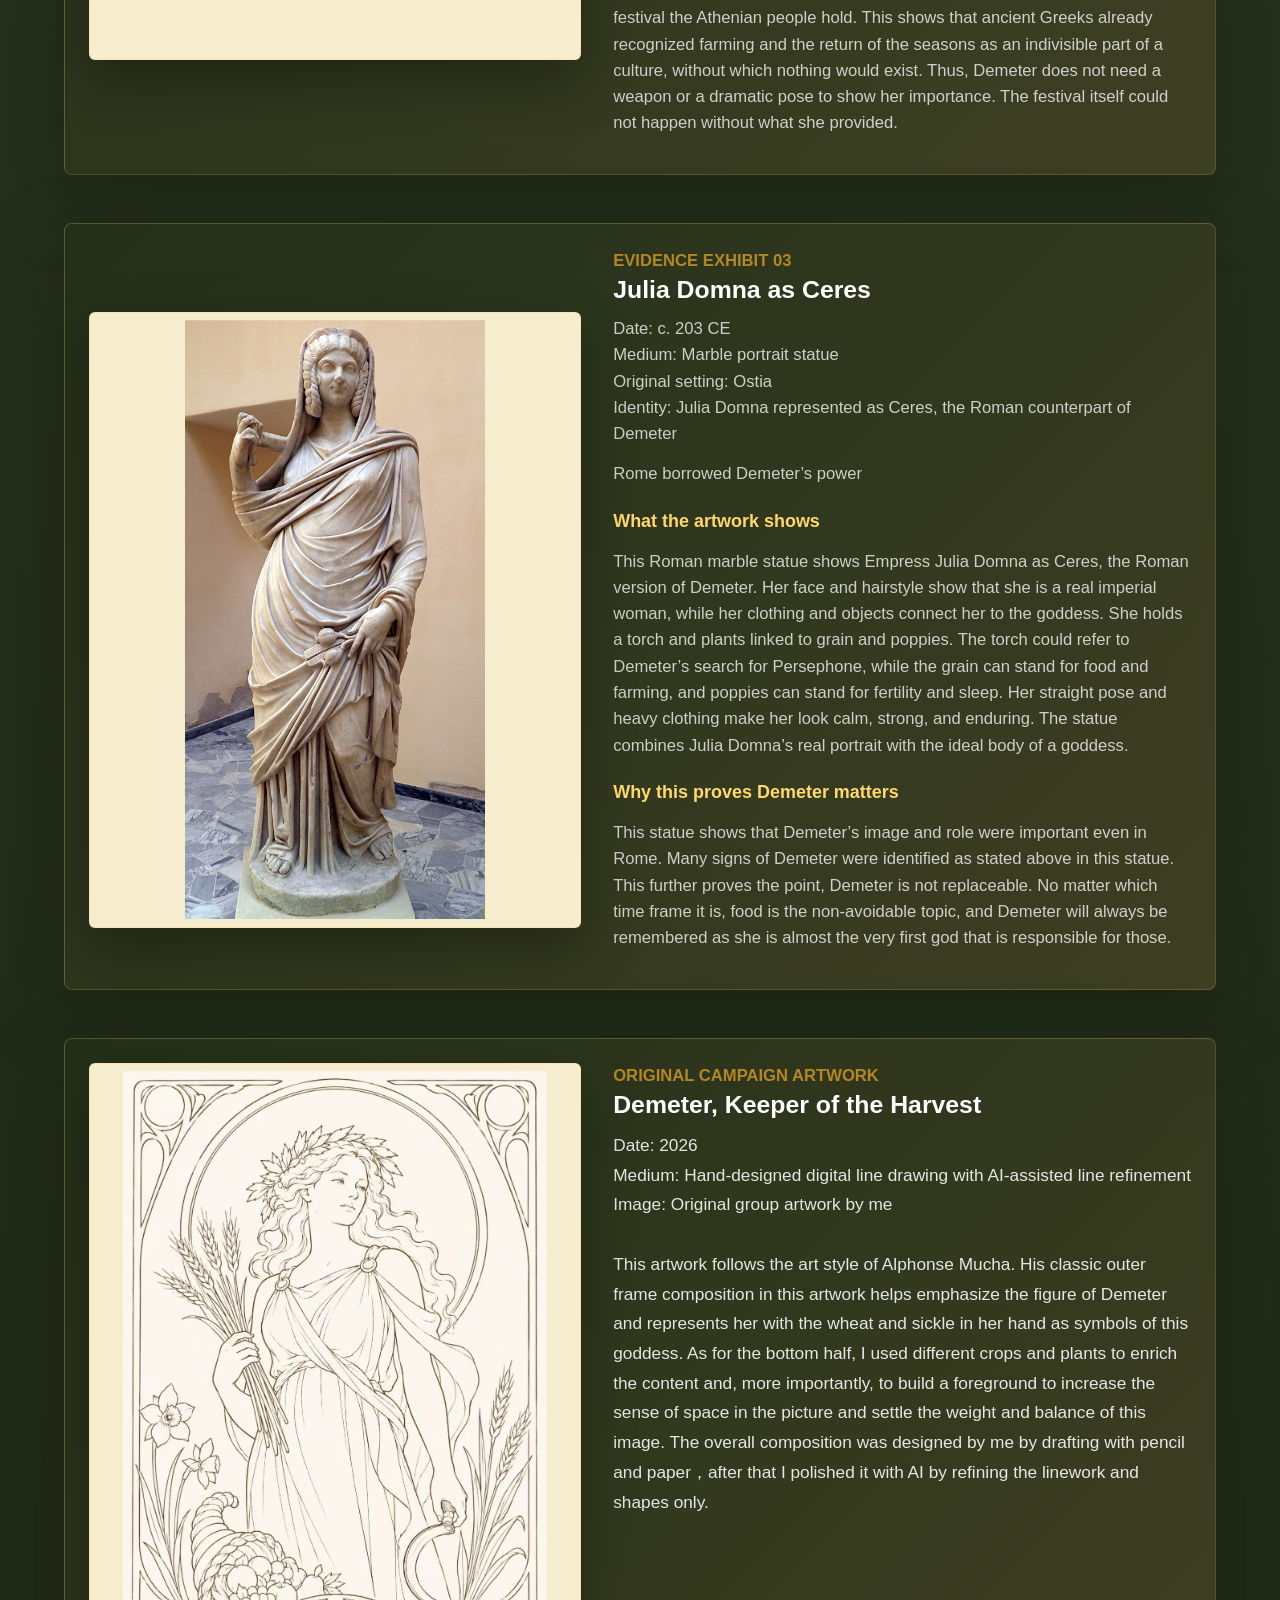
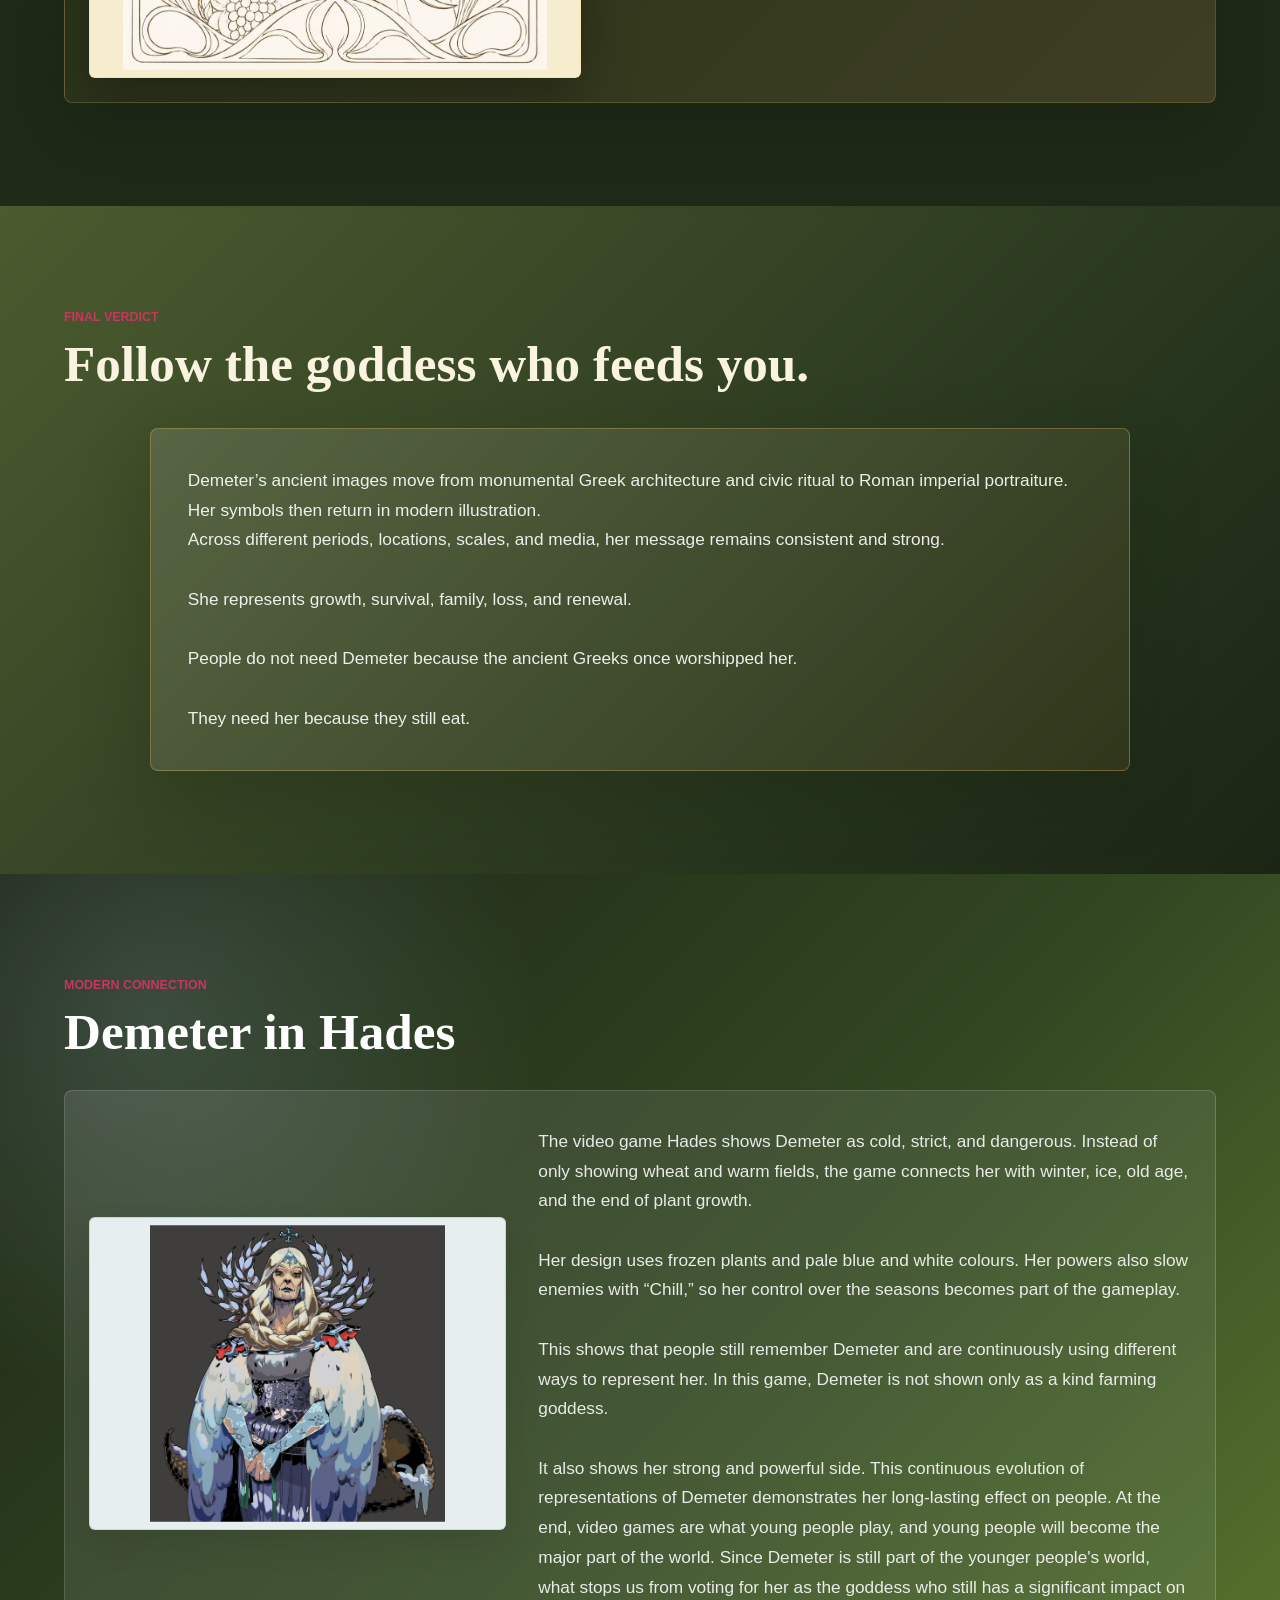
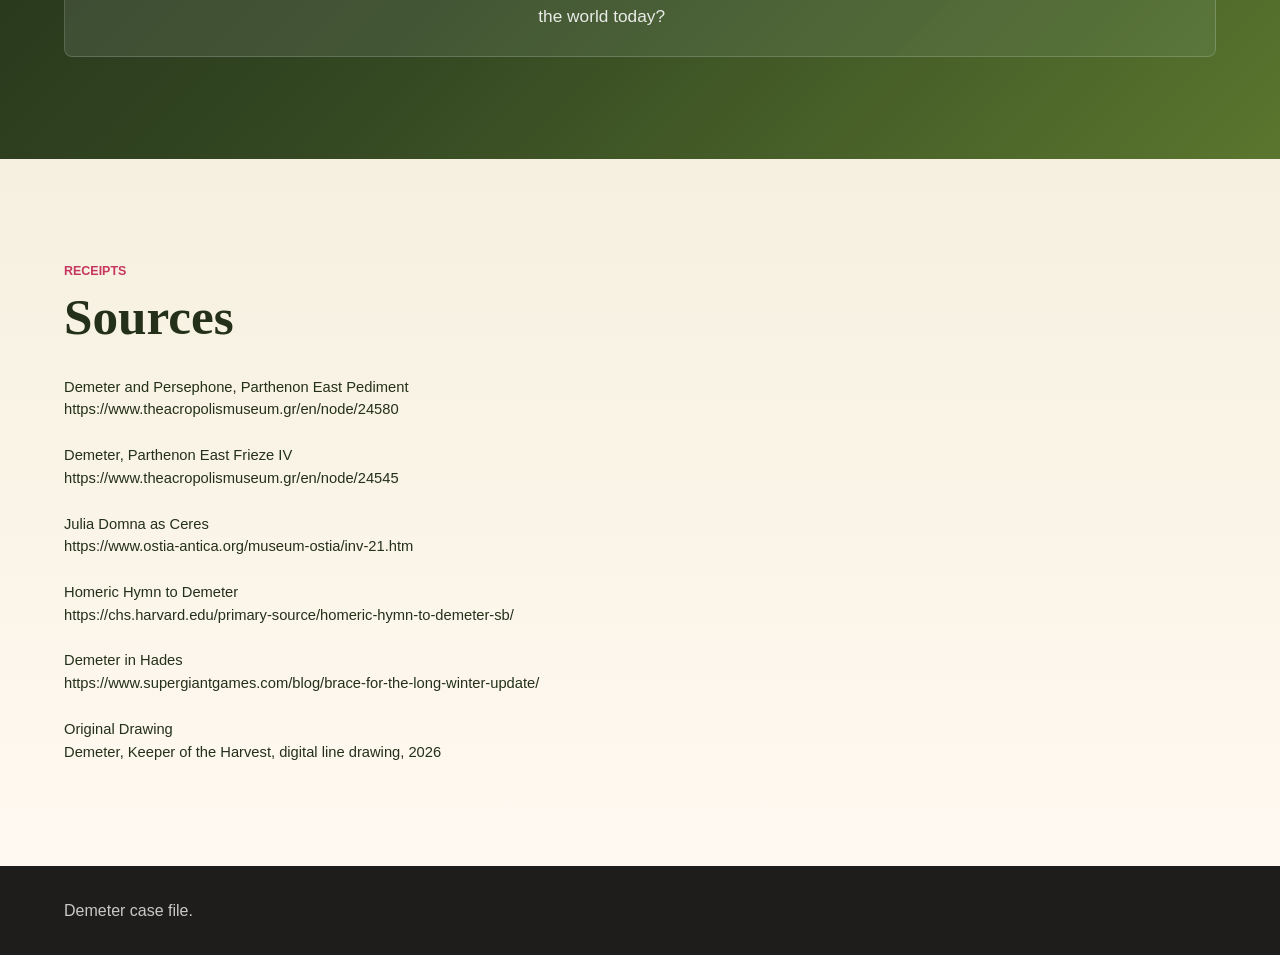
<file: demeter.html>
<!doctype html>
<html lang="en">
<head>
  <meta charset="utf-8">
  <meta name="viewport" content="width=device-width, initial-scale=1">
  <title>Demeter Case File | Divine Rebrand Agency</title>
  <link rel="stylesheet" href="styles.css">
</head>
<body data-page="demeter">
  <header class="site-header">
    <a class="brand" href="index.html" aria-label="Divine Rebrand Agency home">
      <span class="brand-mark">LT</span>
      <span>Divine Rebrand Agency</span>
    </a>
    <nav aria-label="Demeter page navigation">
      <a href="index.html">Home</a>
      <a href="#brief">Brief</a>
      <a href="#symbols">Symbols</a>
      <a href="#exhibits">Exhibits</a>
      <a href="#verdict">Verdict</a>
      <a href="#modern">Modern</a>
      <a href="#receipts">Receipts</a>
    </nav>
  </header>

  <main>
    <section class="source-hero demeter-source" aria-labelledby="hero-title">
      <div class="source-hero-inner">
        <p class="kicker">Client File 04</p>
        <h1 id="hero-title">DEMETER</h1>
        <p>Other gods promise glory. Demeter keeps you alive.</p>
        <div class="hero-actions">
          <a class="button primary" href="#exhibits">Open the Evidence</a>
          <a class="button ghost" href="#modern">Modern Connection</a>
        </div>
      </div>
    </section>

    <section id="brief" class="band demeter-brief" aria-labelledby="brief-title">
      <div class="section-heading">
        <p class="section-label">Public Position</p>
        <h2 id="brief-title">Civilization begins with the harvest</h2>
      </div>
      <div class="demeter-brief-card">
        <pre class="provided-copy">Zeus may control the sky, Athena may protect the city, and Ares may win battles. None of that matters if the fields fail.

Demeter governs agriculture, grain, fertility, and the return of growth. It may not be the most obvious power, but without her, no powerful empire can even exist. She is silently taking care of everyone, unlike all those gods who like to speak for themselves!</pre>
      </div>
    </section>

    <section id="campaign" class="campaign demeter-campaign" aria-labelledby="campaign-title">
      <div class="section-heading">
        <p class="section-label">Campaign Pitch</p>
        <h2 id="campaign-title">NO DEMETER. NO DINNER.</h2>
      </div>
      <pre class="provided-copy">Demeter’s case is simple. Every city depends on food, and every food system depends on the land continuing to produce.

Her ancient images show that Greeks did not treat her as a minor rural goddess. She appears inside the Parthenon’s sculptural program and among the gods at the centre of Athenian ritual. Centuries later, Roman imperial portraiture still use her identity to represent fertility, prosperity, and political stability.

The evidence is clear: Demeter controls whether people continue to live. Her life is related to everyone’s life.</pre>
    </section>

    <section id="symbols" class="campaign demeter-symbols" aria-labelledby="symbols-title">
      <div class="section-heading">
        <p class="section-label">Symbols of Power</p>
        <h2 id="symbols-title">Here are the symbols that Demeter often carries, which also represent her virtues!</h2>
      </div>
      <div class="campaign-stage">
        <aside class="poster demeter-poster" aria-label="Demeter symbols poster">
          <img src="raw_material/demeter/my_drawing.jpg" alt="">
          <div class="poster-copy">
            <span>Symbols of Power</span>
            <strong>Grain<br>Torch<br>Seasons</strong>
            <small>DEMETER</small>
          </div>
        </aside>
        <div class="promise-panel">
          <div class="promise-buttons" role="tablist" aria-label="Demeter symbols">
            <button class="promise-tab active" type="button">Grain</button>
            <button class="promise-tab" type="button">Torch</button>
            <button class="promise-tab" type="button">Seasons</button>
          </div>
          <article class="promise-copy">
            <p class="section-label">Grain</p>
            <h3>“Every empire begins in a field.”</h3>
            <pre class="provided-copy">Wheat is Demeter’s clearest symbol because it connects divine authority to everyday survival. It represents more than one crop. It stands for cultivation, storage, trade, labour, and the ability of a society to feed itself.

A king can claim land. Demeter decides whether that land produces anything.</pre>
          </article>
          <article class="promise-copy">
            <p class="section-label">Torch</p>
            <h3>“She searched when the other gods failed.”</h3>
            <pre class="provided-copy">The torch refers to Demeter’s search for Persephone after her abduction. It represents persistence, ritual knowledge, and movement between light and darkness.

This symbol also reveals Demeter’s mental strength. When Persephone, her daughter, is taken away from her, she withdraws fertility from the earth until the divine order is forced to negotiate with her.</pre>
          </article>
          <article class="promise-copy">
            <p class="section-label">Seasons</p>
            <h3>“Growth returns on her terms.”</h3>
            <pre class="provided-copy">Demeter’s myth connects the loss and return of Persephone to the disappearance and restoration of agricultural fertility.

She is therefore not only a goddess of abundance. She controls scarcity as well. Her followers do not worship a harmless symbol of spring. They recognize the power that decides whether renewal happens at all.

Symbols still not convincing enough to believe Demeter's power? Well, let’s see what our ancestors' artworks say.</pre>
          </article>
        </div>
      </div>
    </section>

    <section id="exhibits" class="campaign-files demeter-exhibits" aria-labelledby="exhibits-title">
      <div class="section-heading">
        <p class="section-label">Evidence Exhibits</p>
        <h2 id="exhibits-title">Exhibits</h2>
      </div>
      <div class="file-list">
        <article class="campaign-file exhibit-card provided-exhibit">
          <div class="file-content">
            <div class="provided-images">
              <img src="raw_material/demeter/Demeter and Persephone, East Pediment of the Parthenon.jpg" alt="">
            </div>
            <div>
              <p class="section-label">Evidence Exhibit 01</p>
              <h3>Demeter and Persephone, East Pediment of the Parthenon</h3>
              <div class="provided-copy demeter-exhibit-copy">
                <p>Date: c. 438–432 BCE<br>Medium: Marble sculpture in the round<br>Original setting: East pediment of the Parthenon<br>Identification: Probably Demeter and Persephone, although uncertain</p>
                <p>Even Athena’s monument needed Demeter</p>
                <p><strong>What the artwork shows</strong></p>
                <p>These two seated women came from the east pediment of the Parthenon, which is where the birth of Athena is shown. They are usually identified as Demeter and Persephone, although this is not certain. However, the design suggests a close relationship between the figures, as one reaches behind the other, creating the impression of a closely connected pair. Marble clothing designed in High Classical style: deep folds gather across the legs, while thinner folds reveal the bodies underneath. The characters in the figure are also calm, balanced, and idealized. It makes them look very likely to be idealized female figures with a close relationship, which can reasonably be inferred as Demeter and Persephone, the most famous mother and daughter in Greek myth.</p>
                <p><strong>Why this proves Demeter matters</strong></p>
                <p>This pair helps Demeter’s campaign because it appears on the Parthenon, the main monument of Athena and Athenian power. Even to be in a building like this is already an honour for a god, not to mention Demeter and Persephone had an important place in it. Their inclusion shows that Athens connected civic success not only with war, wisdom, or political pride, but also food. A city needed fertile land, regular harvests, and the return of seasonal growth. Demeter controlled those basic layers of life. Athena could defend Athens, but she could not feed its population. Demeter’s presence on Athena’s own temple proves that even some of the most important gods cannot ignore her presence.</p>
              </div>
            </div>
          </div>
        </article>

        <article class="campaign-file exhibit-card provided-exhibit">
          <div class="file-content">
            <div class="provided-images">
              <img src="raw_material/demeter/Demeter on the East Frieze of the Parthenon.jpg" alt="">
            </div>
            <div>
              <p class="section-label">Evidence Exhibit 02</p>
              <h3>Demeter on the East Frieze of the Parthenon</h3>
              <div class="provided-copy demeter-exhibit-copy">
                <p>Date: c. 447–438 BCE<br>Medium: Marble, low-relief Ionic frieze<br>Original setting: Parthenon<br>Image: East Frieze IV</p>
                <p>The whole festival depended on her</p>
                <p><strong>What the artwork shows</strong></p>
                <p>Demeter appears on the east frieze of the Parthenon with Hermes, Dionysos, and Ares. The frieze shows the Panathenaic procession and the gathered gods. Demeter sits with her head resting on one hand. In the other hand she holds a downward-pointing torch, which probably refers to her search for Persephone. Her lowered head and quiet pose make her look more serious and emotional than the other gods around her. This matches her role as a grieving mother searching for Persephone and a goddess who controls the food supply of people.</p>
                <p><strong>Why this proves Demeter matters</strong></p>
                <p>This image places Demeter near the centre of one of the most important religious scenes in Athens. She is not shown as a minor goddess far away from public life. Instead, she sits with the other gods who are a vital part of the festival the Athenian people hold. This shows that ancient Greeks already recognized farming and the return of the seasons as an indivisible part of a culture, without which nothing would exist. Thus, Demeter does not need a weapon or a dramatic pose to show her importance. The festival itself could not happen without what she provided.</p>
              </div>
            </div>
          </div>
        </article>

        <article class="campaign-file exhibit-card provided-exhibit">
          <div class="file-content">
            <div class="provided-images">
              <img src="raw_material/demeter/Julia Domna as Ceres.jpg" alt="">
            </div>
            <div>
              <p class="section-label">Evidence Exhibit 03</p>
              <h3>Julia Domna as Ceres</h3>
              <div class="provided-copy demeter-exhibit-copy">
                <p>Date: c. 203 CE<br>Medium: Marble portrait statue<br>Original setting: Ostia<br>Identity: Julia Domna represented as Ceres, the Roman counterpart of Demeter</p>
                <p>Rome borrowed Demeter’s power</p>
                <p><strong>What the artwork shows</strong></p>
                <p>This Roman marble statue shows Empress Julia Domna as Ceres, the Roman version of Demeter. Her face and hairstyle show that she is a real imperial woman, while her clothing and objects connect her to the goddess. She holds a torch and plants linked to grain and poppies. The torch could refer to Demeter’s search for Persephone, while the grain can stand for food and farming, and poppies can stand for fertility and sleep. Her straight pose and heavy clothing make her look calm, strong, and enduring. The statue combines Julia Domna’s real portrait with the ideal body of a goddess.</p>
                <p><strong>Why this proves Demeter matters</strong></p>
                <p>This statue shows that Demeter’s image and role were important even in Rome. Many signs of Demeter were identified as stated above in this statue. This further proves the point, Demeter is not replaceable. No matter which time frame it is, food is the non-avoidable topic, and Demeter will always be remembered as she is almost the very first god that is responsible for those.</p>
              </div>
            </div>
          </div>
        </article>

        <article class="campaign-file exhibit-card provided-exhibit demeter-original-card">
          <div class="file-content">
            <div class="provided-images">
              <img src="raw_material/demeter/my_drawing.jpg" alt="">
            </div>
            <div>
              <p class="section-label">Original Campaign Artwork</p>
              <h3>Demeter, Keeper of the Harvest</h3>
              <pre class="provided-copy">Date: 2026
Medium: Hand-designed digital line drawing with AI-assisted line refinement
Image: Original group artwork by me

This artwork follows the art style of Alphonse Mucha. His classic outer frame composition in this artwork helps emphasize the figure of Demeter and represents her with the wheat and sickle in her hand as symbols of this goddess. As for the bottom half, I used different crops and plants to enrich the content and, more importantly, to build a foreground to increase the sense of space in the picture and settle the weight and balance of this image. The overall composition was designed by me by drafting with pencil and paper，after that I polished it with AI by refining the linework and shapes only.</pre>
            </div>
          </div>
        </article>
      </div>
    </section>

    <section id="verdict" class="band verdict-section demeter-verdict" aria-labelledby="verdict-title">
      <div class="section-heading">
        <p class="section-label">Final Verdict</p>
        <h2 id="verdict-title">Follow the goddess who feeds you.</h2>
      </div>
      <pre class="provided-copy">Demeter’s ancient images move from monumental Greek architecture and civic ritual to Roman imperial portraiture. Her symbols then return in modern illustration. 
Across different periods, locations, scales, and media, her message remains consistent and strong.

She represents growth, survival, family, loss, and renewal.

People do not need Demeter because the ancient Greeks once worshipped her.

They need her because they still eat.</pre>
    </section>

    <section id="modern" class="campaign-files modern-section demeter-modern-section" aria-labelledby="modern-title">
      <div class="section-heading">
        <p class="section-label">Modern Connection</p>
        <h2 id="modern-title">Demeter in Hades</h2>
      </div>
      <article class="campaign-file exhibit-card provided-exhibit demeter-modern-card">
        <div class="file-content">
          <div class="provided-images">
            <img src="raw_material/demeter/mordern_connection_demeter.png" alt="">
          </div>
          <div>
            <pre class="provided-copy">The video game Hades shows Demeter as cold, strict, and dangerous. Instead of only showing wheat and warm fields, the game connects her with winter, ice, old age, and the end of plant growth.

Her design uses frozen plants and pale blue and white colours. Her powers also slow enemies with “Chill,” so her control over the seasons becomes part of the gameplay.

This shows that people still remember Demeter and are continuously using different ways to represent her. In this game, Demeter is not shown only as a kind farming goddess. 

It also shows her strong and powerful side. This continuous evolution of representations of Demeter demonstrates her long-lasting effect on people. At the end, video games are what young people play, and young people will become the major part of the world. Since Demeter is still part of the younger people's world, what stops us from voting for her as the goddess who still has a significant impact on the world today?</pre>
          </div>
        </div>
      </article>
    </section>

    <section id="receipts" class="references demeter-references" aria-labelledby="receipts-title">
      <div class="section-heading">
        <p class="section-label">Receipts</p>
        <h2 id="receipts-title">Sources</h2>
      </div>
      <pre class="provided-copy">Demeter and Persephone, Parthenon East Pediment
https://www.theacropolismuseum.gr/en/node/24580

Demeter, Parthenon East Frieze IV
https://www.theacropolismuseum.gr/en/node/24545

Julia Domna as Ceres
https://www.ostia-antica.org/museum-ostia/inv-21.htm

Homeric Hymn to Demeter
https://chs.harvard.edu/primary-source/homeric-hymn-to-demeter-sb/

Demeter in Hades
https://www.supergiantgames.com/blog/brace-for-the-long-winter-update/

Original Drawing
Demeter, Keeper of the Harvest, digital line drawing, 2026</pre>
    </section>
  </main>

  <footer><p>Demeter case file.</p></footer>
  <script src="script.js"></script>
</body>
</html>
</file>
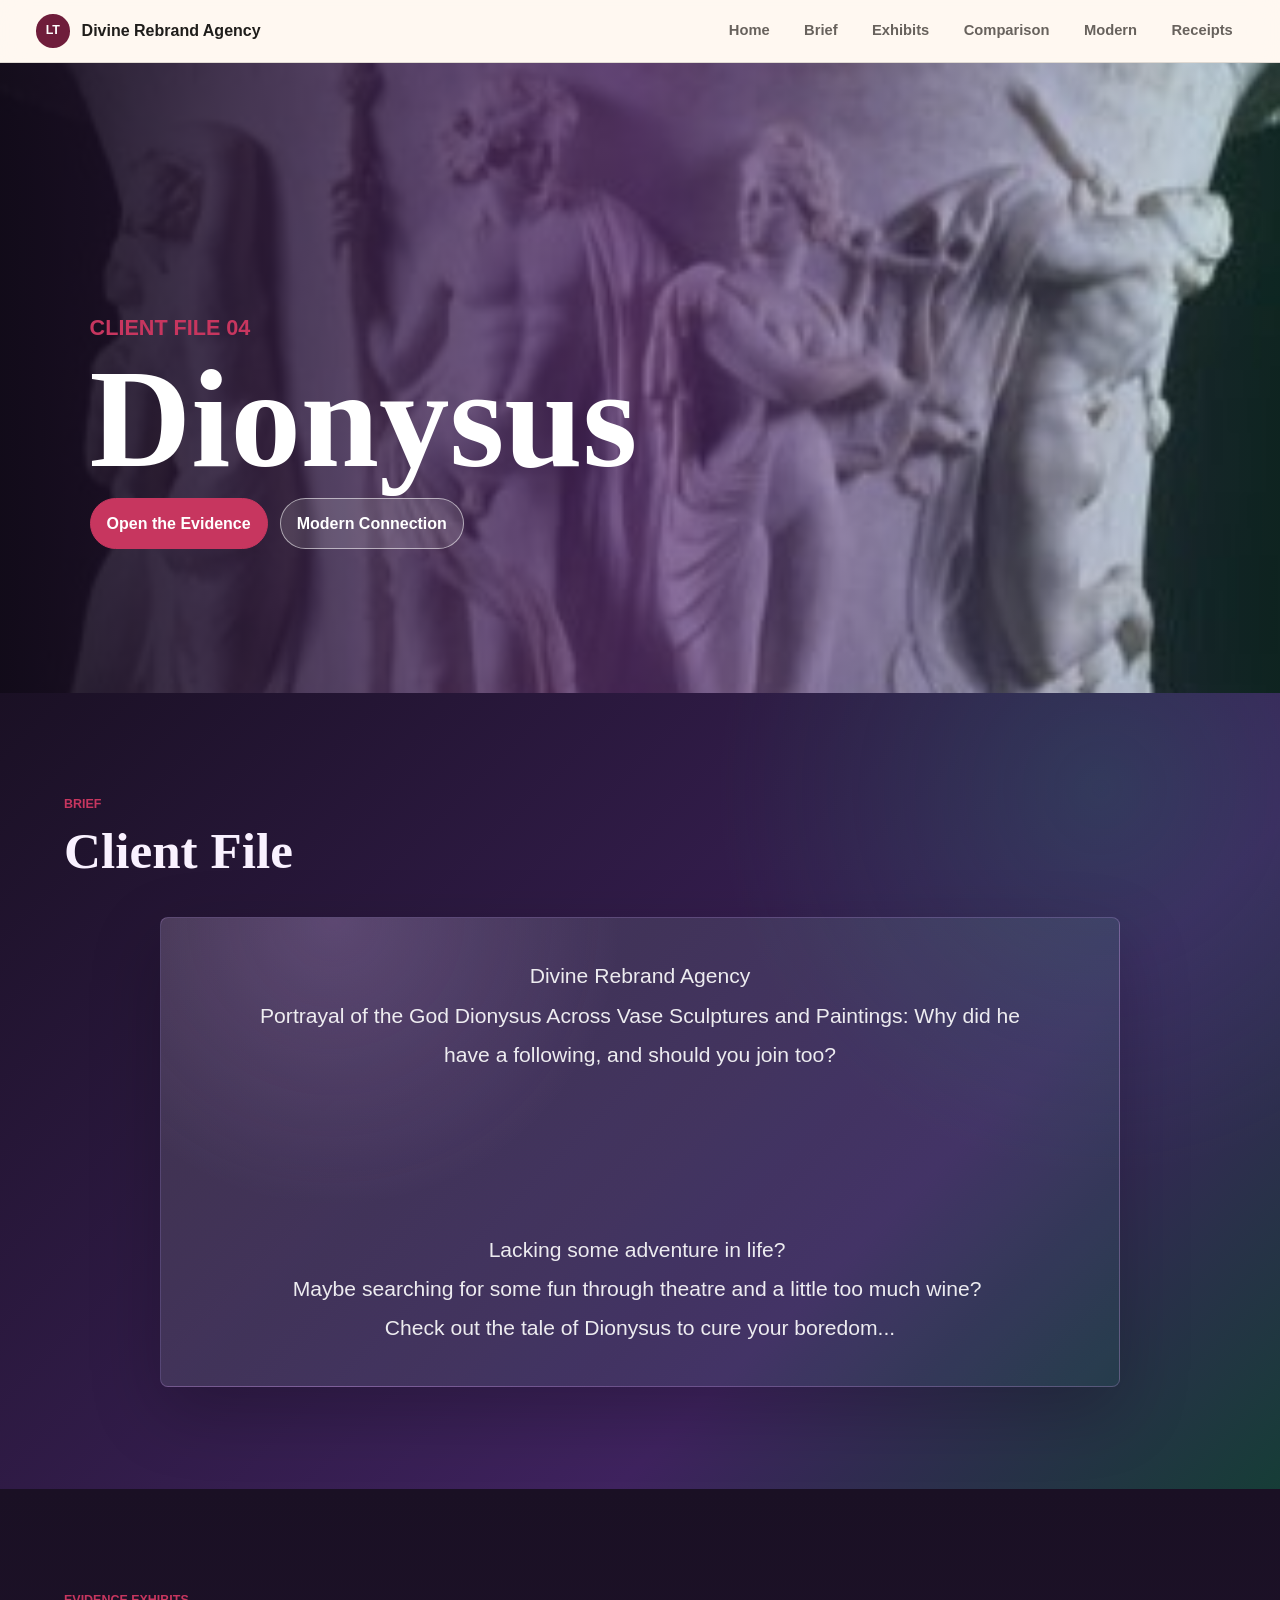
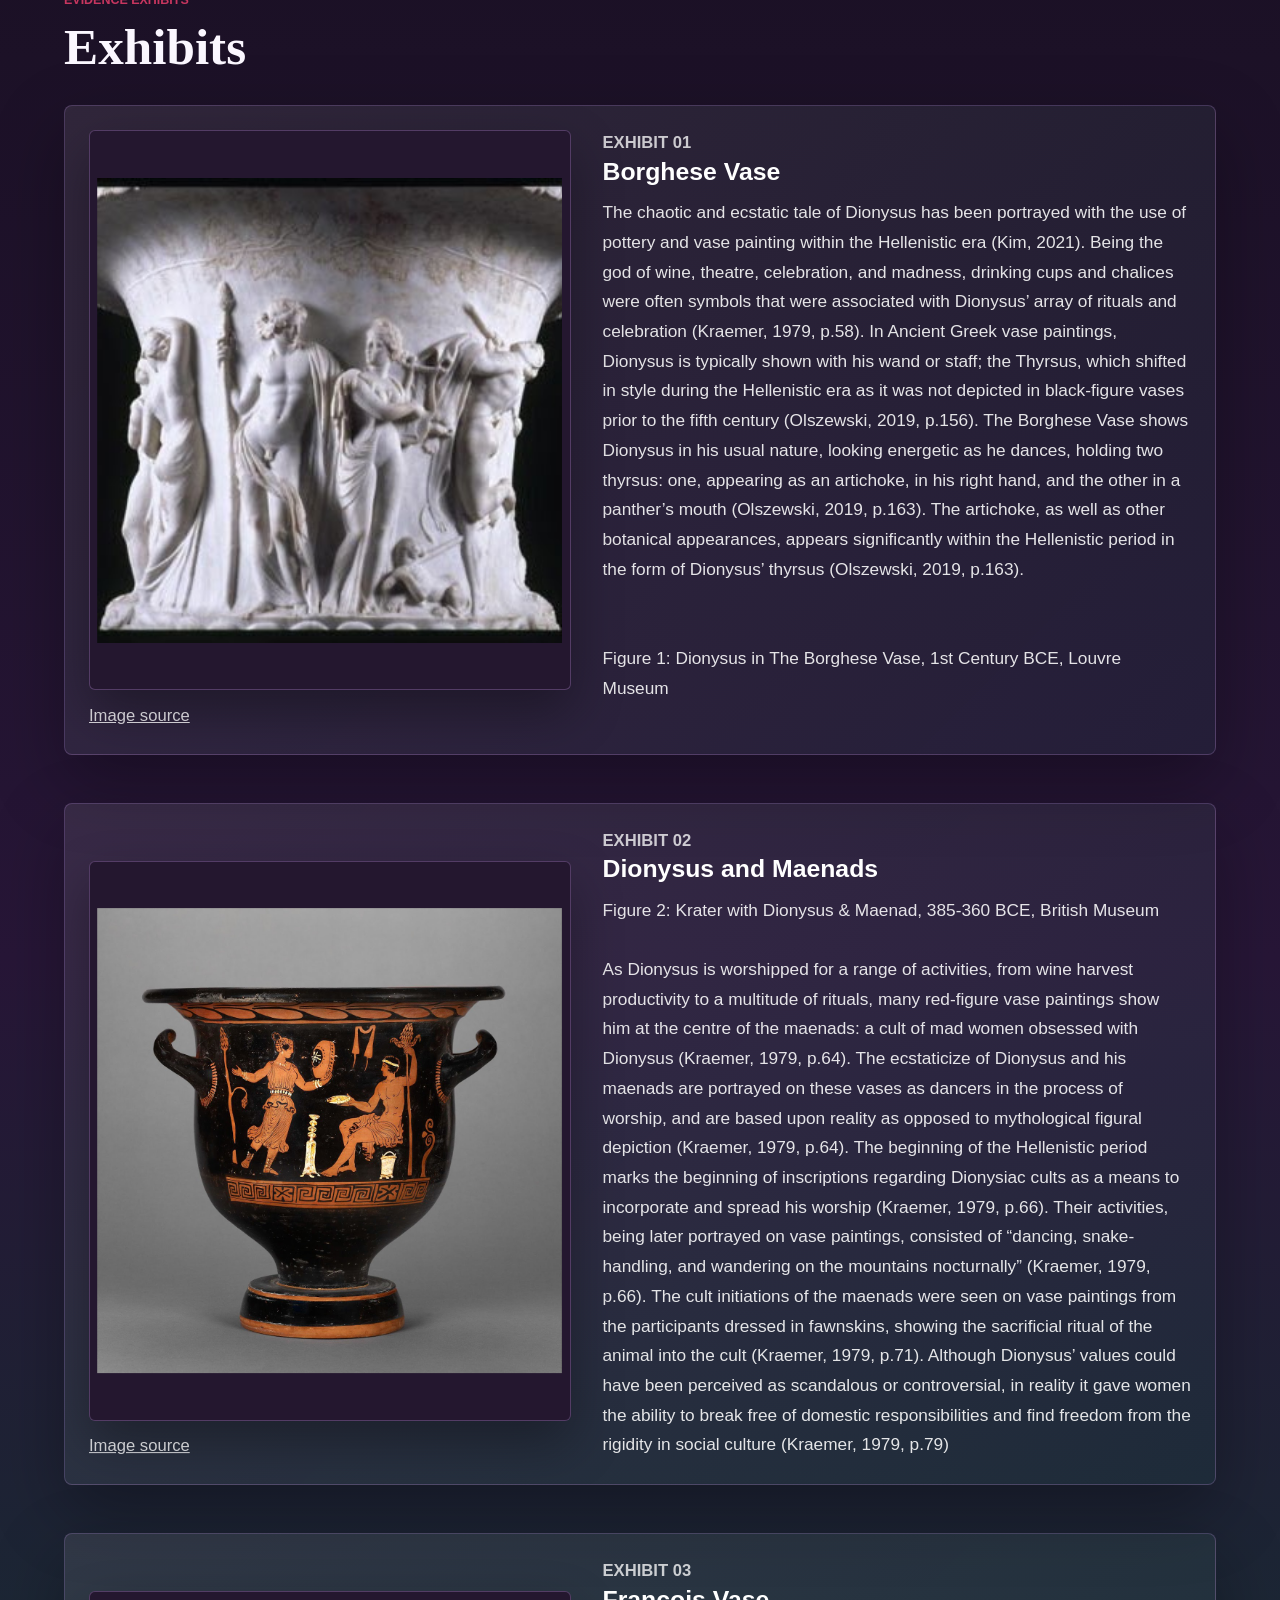
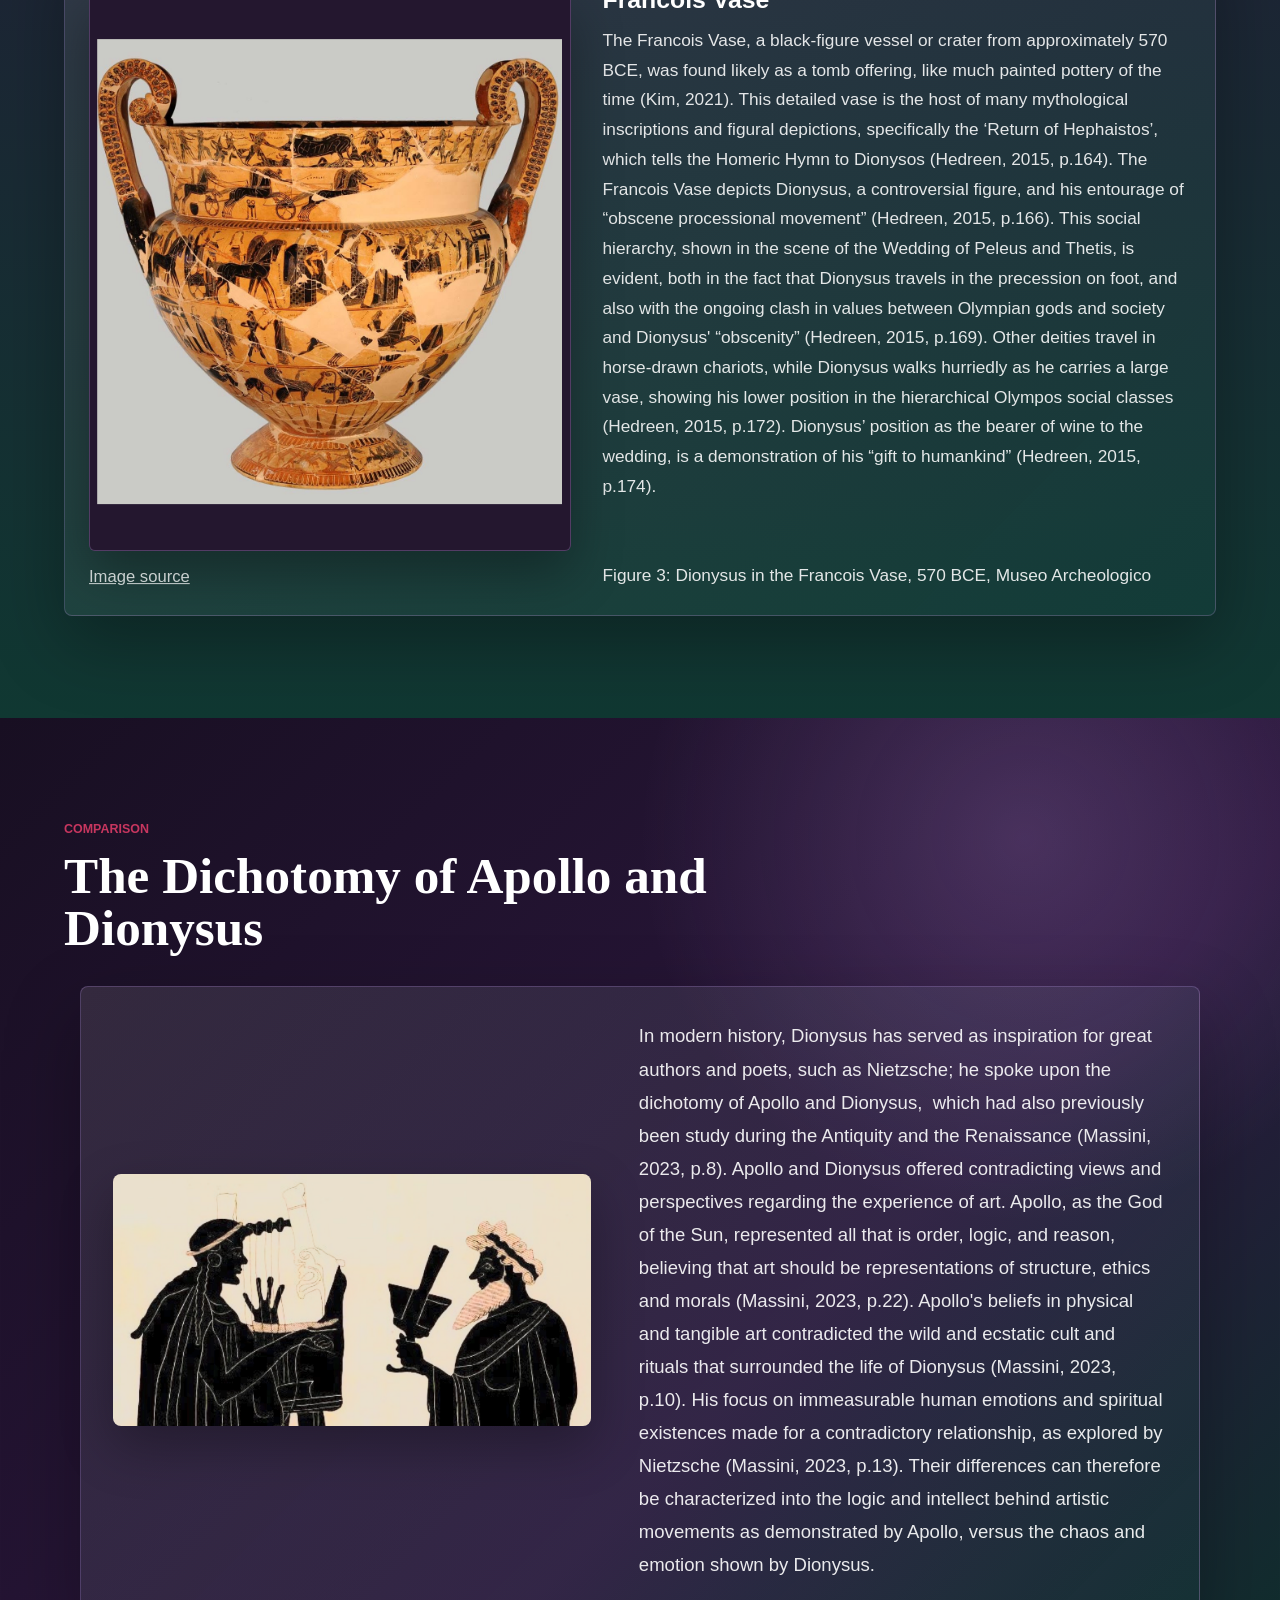
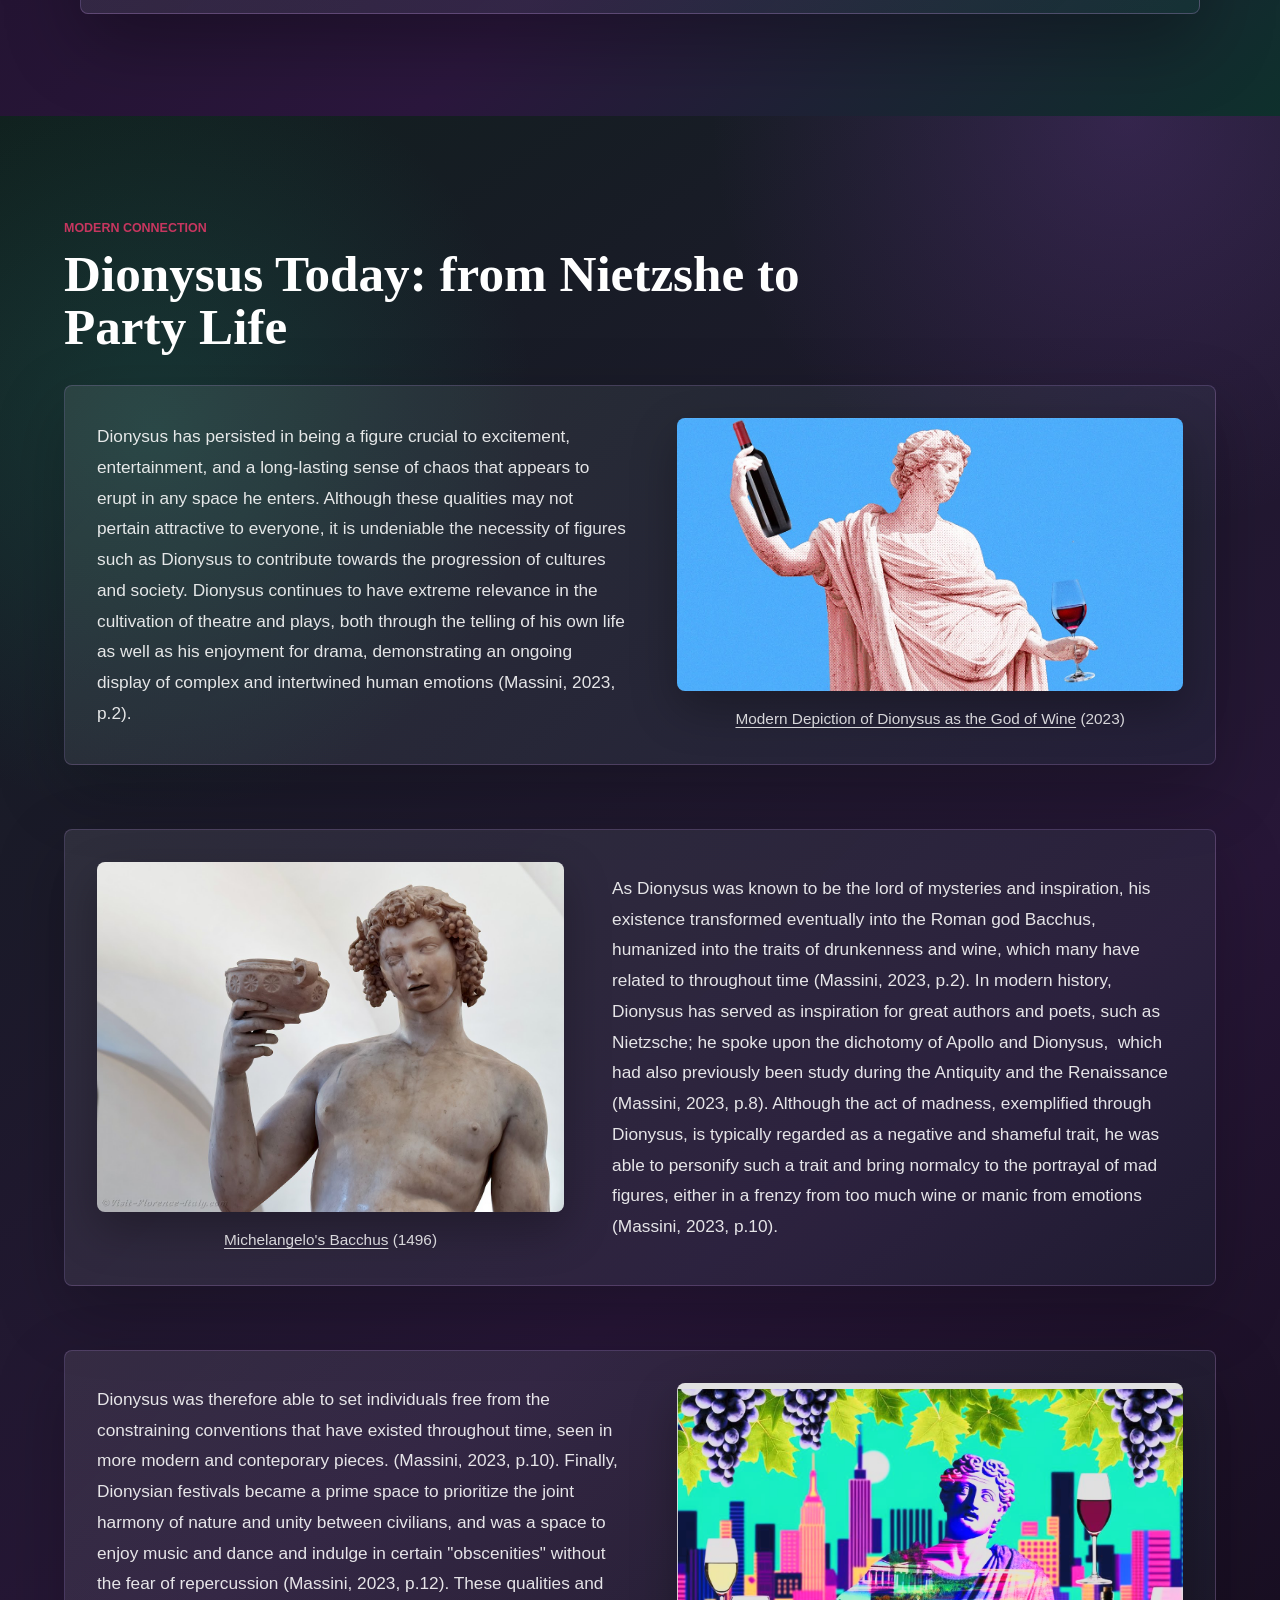
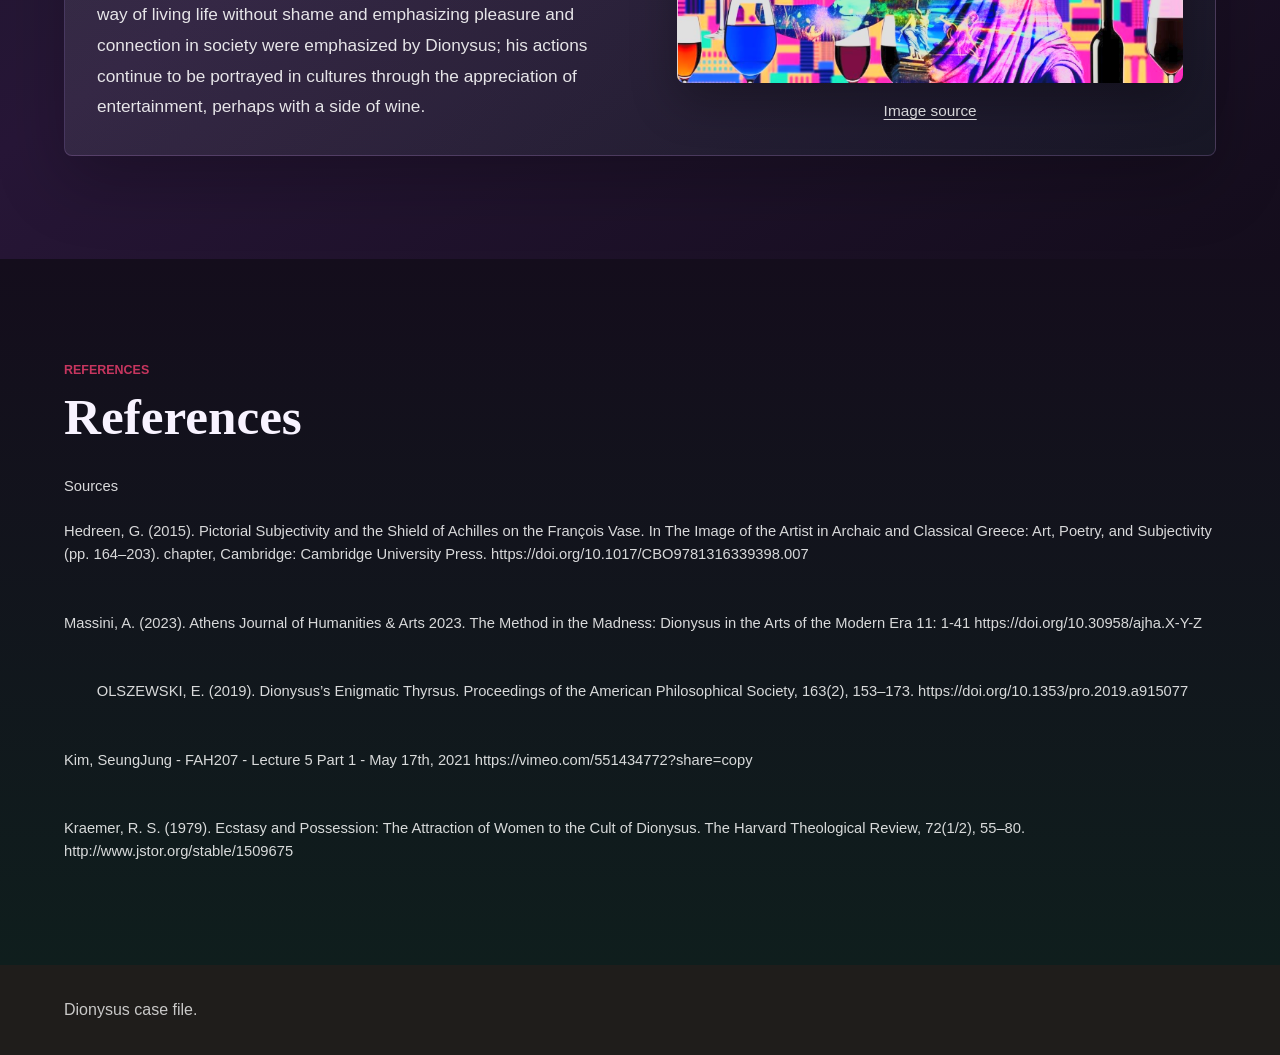
<file: dionysus.html>
<!doctype html>
<html lang="en">
<head>
  <meta charset="utf-8">
  <meta name="viewport" content="width=device-width, initial-scale=1">
  <title>Dionysus Case File | Divine Rebrand Agency</title>
  <link rel="stylesheet" href="styles.css">
</head>
<body data-page="dionysus">
  <header class="site-header">
    <a class="brand" href="index.html" aria-label="Divine Rebrand Agency home">
      <span class="brand-mark">LT</span>
      <span>Divine Rebrand Agency</span>
    </a>
    <nav aria-label="Dionysus page navigation">
      <a href="index.html">Home</a>
      <a href="#brief">Brief</a>
      <a href="#exhibits">Exhibits</a>
      <a href="#comparison">Comparison</a>
      <a href="#modern">Modern</a>
      <a href="#receipts">Receipts</a>
    </nav>
  </header>

  <main>
    <section class="source-hero dionysus" aria-labelledby="hero-title">
      <div class="source-hero-inner">
        <p class="kicker">Client file 04</p>
        <h1 id="hero-title">Dionysus</h1>
        <div class="hero-actions">
          <a class="button primary" href="#exhibits">Open the Evidence</a>
          <a class="button ghost" href="#modern">Modern Connection</a>
        </div>
      </div>
    </section>
    <section id="brief" class="band dionysus-brief" aria-labelledby="brief-title">
      <div class="section-heading">
        <p class="section-label">Brief</p>
        <h2 id="brief-title">Client File</h2>
      </div>
      <div class="dionysus-brief-card">
        <pre class="provided-copy">Divine Rebrand Agency
Portrayal of the God Dionysus Across Vase Sculptures and Paintings: Why did he have a following, and should you join too?




Lacking some adventure in life? 
Maybe searching for some fun through theatre and a little too much wine? 
Check out the tale of Dionysus to cure your boredom...</pre>
      </div>
    </section>
    <section id="exhibits" class="campaign-files dionysus-exhibits" aria-labelledby="exhibits-title">
      <div class="section-heading"><p class="section-label">Evidence exhibits</p><h2 id="exhibits-title">Exhibits</h2></div>
      <div class="file-list">
        <article class="campaign-file exhibit-card provided-exhibit dionysus-borghese">
          <div class="file-content">
            <div class="provided-images">
              <img src="assets/gods/dionysus/image 1.jpg" alt="">
              <p><a href="https://collections.louvre.fr/en/ark:/53355/cl010279157">Image source</a></p>
            </div>
            <div>
              <p class="section-label">Exhibit 01</p>
              <h3>Borghese Vase</h3>
              <pre class="provided-copy">The chaotic and ecstatic tale of Dionysus has been portrayed with the use of pottery and vase painting within the Hellenistic era (Kim, 2021). Being the god of wine, theatre, celebration, and madness, drinking cups and chalices were often symbols that were associated with Dionysus’ array of rituals and celebration (Kraemer, 1979, p.58). In Ancient Greek vase paintings, Dionysus is typically shown with his wand or staff; the Thyrsus, which shifted in style during the Hellenistic era as it was not depicted in black-figure vases prior to the fifth century (Olszewski, 2019, p.156). The Borghese Vase shows Dionysus in his usual nature, looking energetic as he dances, holding two thyrsus: one, appearing as an artichoke, in his right hand, and the other in a panther’s mouth (Olszewski, 2019, p.163). The artichoke, as well as other botanical appearances, appears significantly within the Hellenistic period in the form of Dionysus’ thyrsus (Olszewski, 2019, p.163). 


Figure 1: Dionysus in The Borghese Vase, 1st Century BCE, Louvre Museum</pre>
            </div>
          </div>
        </article>
        <article class="campaign-file exhibit-card provided-exhibit dionysus-maenad">
          <div class="file-content">
            <div class="provided-images">
              <img src="assets/gods/dionysus/image 2.jpg" alt="">
              <p><a href="https://www.worldhistory.org/image/13619/krater-with-dionysus--maenad/">Image source</a></p>
            </div>
            <div>
              <p class="section-label">Exhibit 02</p>
              <h3>Dionysus and Maenads</h3>
              <pre class="provided-copy">Figure 2: Krater with Dionysus &amp; Maenad, 385-360 BCE, British Museum

As Dionysus is worshipped for a range of activities, from wine harvest productivity to a multitude of rituals, many red-figure vase paintings show him at the centre of the maenads: a cult of mad women obsessed with Dionysus (Kraemer, 1979, p.64). The ecstaticize of Dionysus and his maenads are portrayed on these vases as dancers in the process of worship, and are based upon reality as opposed to mythological figural depiction (Kraemer, 1979, p.64). The beginning of the Hellenistic period marks the beginning of inscriptions regarding Dionysiac cults as a means to incorporate and spread his worship (Kraemer, 1979, p.66). Their activities, being later portrayed on vase paintings, consisted of “dancing, snake-handling, and wandering on the mountains nocturnally” (Kraemer, 1979, p.66). The cult initiations of the maenads were seen on vase paintings from the participants dressed in fawnskins, showing the sacrificial ritual of the animal into the cult (Kraemer, 1979, p.71). Although Dionysus’ values could have been perceived as scandalous or controversial, in reality it gave women the ability to break free of domestic responsibilities and find freedom from the rigidity in social culture (Kraemer, 1979, p.79)</pre>
            </div>
          </div>
        </article>
        <article class="campaign-file exhibit-card provided-exhibit dionysus-francois">
          <div class="file-content">
            <div class="provided-images">
              <img src="assets/gods/dionysus/image 3.jpg" alt="">
              <p><a href="https://www.britannica.com/topic/Francois-Vase">Image source</a></p>
            </div>
            <div>
              <p class="section-label">Exhibit 03</p>
              <h3>Francois Vase</h3>
              <pre class="provided-copy">The Francois Vase, a black-figure vessel or crater from approximately 570 BCE, was found likely as a tomb offering, like much painted pottery of the time (Kim, 2021). This detailed vase is the host of many mythological inscriptions and figural depictions, specifically the ‘Return of Hephaistos’, which tells the Homeric Hymn to Dionysos (Hedreen, 2015, p.164). The Francois Vase depicts Dionysus, a controversial figure, and his entourage of “obscene processional movement” (Hedreen, 2015, p.166). This social hierarchy, shown in the scene of the Wedding of Peleus and Thetis, is evident, both in the fact that Dionysus travels in the precession on foot, and also with the ongoing clash in values between Olympian gods and society and Dionysus&#x27; “obscenity” (Hedreen, 2015, p.169). Other deities travel in horse-drawn chariots, while Dionysus walks hurriedly as he carries a large vase, showing his lower position in the hierarchical Olympos social classes (Hedreen, 2015, p.172). Dionysus’ position as the bearer of wine to the wedding, is a demonstration of his “gift to humankind” (Hedreen, 2015, p.174).


Figure 3: Dionysus in the Francois Vase, 570 BCE, Museo Archeologico</pre>
            </div>
          </div>
        </article>
      </div>
    </section>
    <section id="comparison" class="campaign-files dionysus-comparison-section" aria-labelledby="comparison-title">
      <div class="section-heading">
        <p class="section-label">Comparison</p>
        <h2 id="comparison-title">The Dichotomy of Apollo and Dionysus</h2>
      </div>
      <article class="dionysus-comparison-card">
        <figure>
          <img src="raw_material/Dionysus/comparsion.png" alt="">
        </figure>
        <pre class="provided-copy">In modern history, Dionysus has served as inspiration for great authors and poets, such as Nietzsche; he spoke upon the dichotomy of Apollo and Dionysus,  which had also previously been study during the Antiquity and the Renaissance (Massini, 2023, p.8). Apollo and Dionysus offered contradicting views and perspectives regarding the experience of art. Apollo, as the God of the Sun, represented all that is order, logic, and reason, believing that art should be representations of structure, ethics and morals (Massini, 2023, p.22). Apollo's beliefs in physical and tangible art contradicted the wild and ecstatic cult and rituals that surrounded the life of Dionysus (Massini, 2023, p.10). His focus on immeasurable human emotions and spiritual existences made for a contradictory relationship, as explored by Nietzsche (Massini, 2023, p.13). Their differences can therefore be characterized into the logic and intellect behind artistic movements as demonstrated by Apollo, versus the chaos and emotion shown by Dionysus.</pre>
      </article>
    </section>
    <section id="modern" class="campaign-files modern-section dionysus-modern-section" aria-labelledby="modern-title">
      <div class="section-heading">
        <p class="section-label">Modern connection</p>
        <h2 id="modern-title">Dionysus Today: from Nietzshe to Party Life</h2>
      </div>
      <div class="dionysus-modern-grid">
        <article class="dionysus-modern-pair">
          <pre class="provided-copy">Dionysus has persisted in being a figure crucial to excitement, entertainment, and a long-lasting sense of chaos that appears to erupt in any space he enters. Although these qualities may not pertain attractive to everyone, it is undeniable the necessity of figures such as Dionysus to contribute towards the progression of cultures and society. Dionysus continues to have extreme relevance in the cultivation of theatre and plays, both through the telling of his own life as well as his enjoyment for drama, demonstrating an ongoing display of complex and intertwined human emotions (Massini, 2023, p.2).</pre>
          <figure>
            <img src="raw_material/Dionysus/Modern Depiction of Dionysus as the God of Wine (2023).jpg" alt="">
            <figcaption><a href="https://vinepair.com/articles/ancient-romans-wine-consumption/">Modern Depiction of Dionysus as the God of Wine</a> (2023)</figcaption>
          </figure>
        </article>

        <article class="dionysus-modern-pair reverse">
          <figure>
            <img src="raw_material/Dionysus/Michelangelo's Bacchus (1496).jpg" alt="">
            <figcaption><a href="https://bargellomuseumtickets.com/">Michelangelo's Bacchus</a> (1496)</figcaption>
          </figure>
          <pre class="provided-copy">As Dionysus was known to be the lord of mysteries and inspiration, his existence transformed eventually into the Roman god Bacchus, humanized into the traits of drunkenness and wine, which many have related to throughout time (Massini, 2023, p.2). In modern history, Dionysus has served as inspiration for great authors and poets, such as Nietzsche; he spoke upon the dichotomy of Apollo and Dionysus,  which had also previously been study during the Antiquity and the Renaissance (Massini, 2023, p.8). Although the act of madness, exemplified through Dionysus, is typically regarded as a negative and shameful trait, he was able to personify such a trait and bring normalcy to the portrayal of mad figures, either in a frenzy from too much wine or manic from emotions (Massini, 2023, p.10).</pre>
        </article>

        <article class="dionysus-modern-pair">
          <pre class="provided-copy">Dionysus was therefore able to set individuals free from the constraining conventions that have existed throughout time, seen in more modern and conteporary pieces. (Massini, 2023, p.10). Finally, Dionysian festivals became a prime space to prioritize the joint harmony of nature and unity between civilians, and was a space to enjoy music and dance and indulge in certain &quot;obscenities&quot; without the fear of repercussion (Massini, 2023, p.12). These qualities and way of living life without shame and emphasizing pleasure and connection in society were emphasized by Dionysus; his actions continue to be portrayed in cultures through the appreciation of entertainment, perhaps with a side of wine.</pre>
          <figure>
            <img src="raw_material/Dionysus/Dionysus as the God of Wine and Culture  (2026).png" alt="">
            <figcaption><a href="https://mythologyvault.com/mythologies-by-culture/greek-mythology/dionysus-wine-gods-revelry/">Image source</a></figcaption>
          </figure>
        </article>
      </div>
    </section>
    <section id="receipts" class="references" aria-labelledby="receipts-title">
      <div class="section-heading">
        <p class="section-label">References</p>
        <h2 id="receipts-title">References</h2>
      </div>
      <pre class="provided-copy">Sources

Hedreen, G. (2015). Pictorial Subjectivity and the Shield of Achilles on the François Vase. In The Image of the Artist in Archaic and Classical Greece: Art, Poetry, and Subjectivity (pp. 164–203). chapter, Cambridge: Cambridge University Press. https://doi.org/10.1017/CBO9781316339398.007 


Massini, A. (2023). Athens Journal of Humanities &amp; Arts 2023. The Method in the Madness: Dionysus in the Arts of the Modern Era 11: 1-41 https://doi.org/10.30958/ajha.X-Y-Z 


 	OLSZEWSKI, E. (2019). Dionysus’s Enigmatic Thyrsus. Proceedings of the American Philosophical Society, 163(2), 153–173. https://doi.org/10.1353/pro.2019.a915077 


Kim, SeungJung - FAH207 - Lecture 5 Part 1 - May 17th, 2021 https://vimeo.com/551434772?share=copy 


Kraemer, R. S. (1979). Ecstasy and Possession: The Attraction of Women to the Cult of Dionysus. The Harvard Theological Review, 72(1/2), 55–80. http://www.jstor.org/stable/1509675</pre>
    </section>
  </main>
  <footer><p>Dionysus case file.</p></footer>
  <script src="script.js"></script>
</body>
</html>
</file>
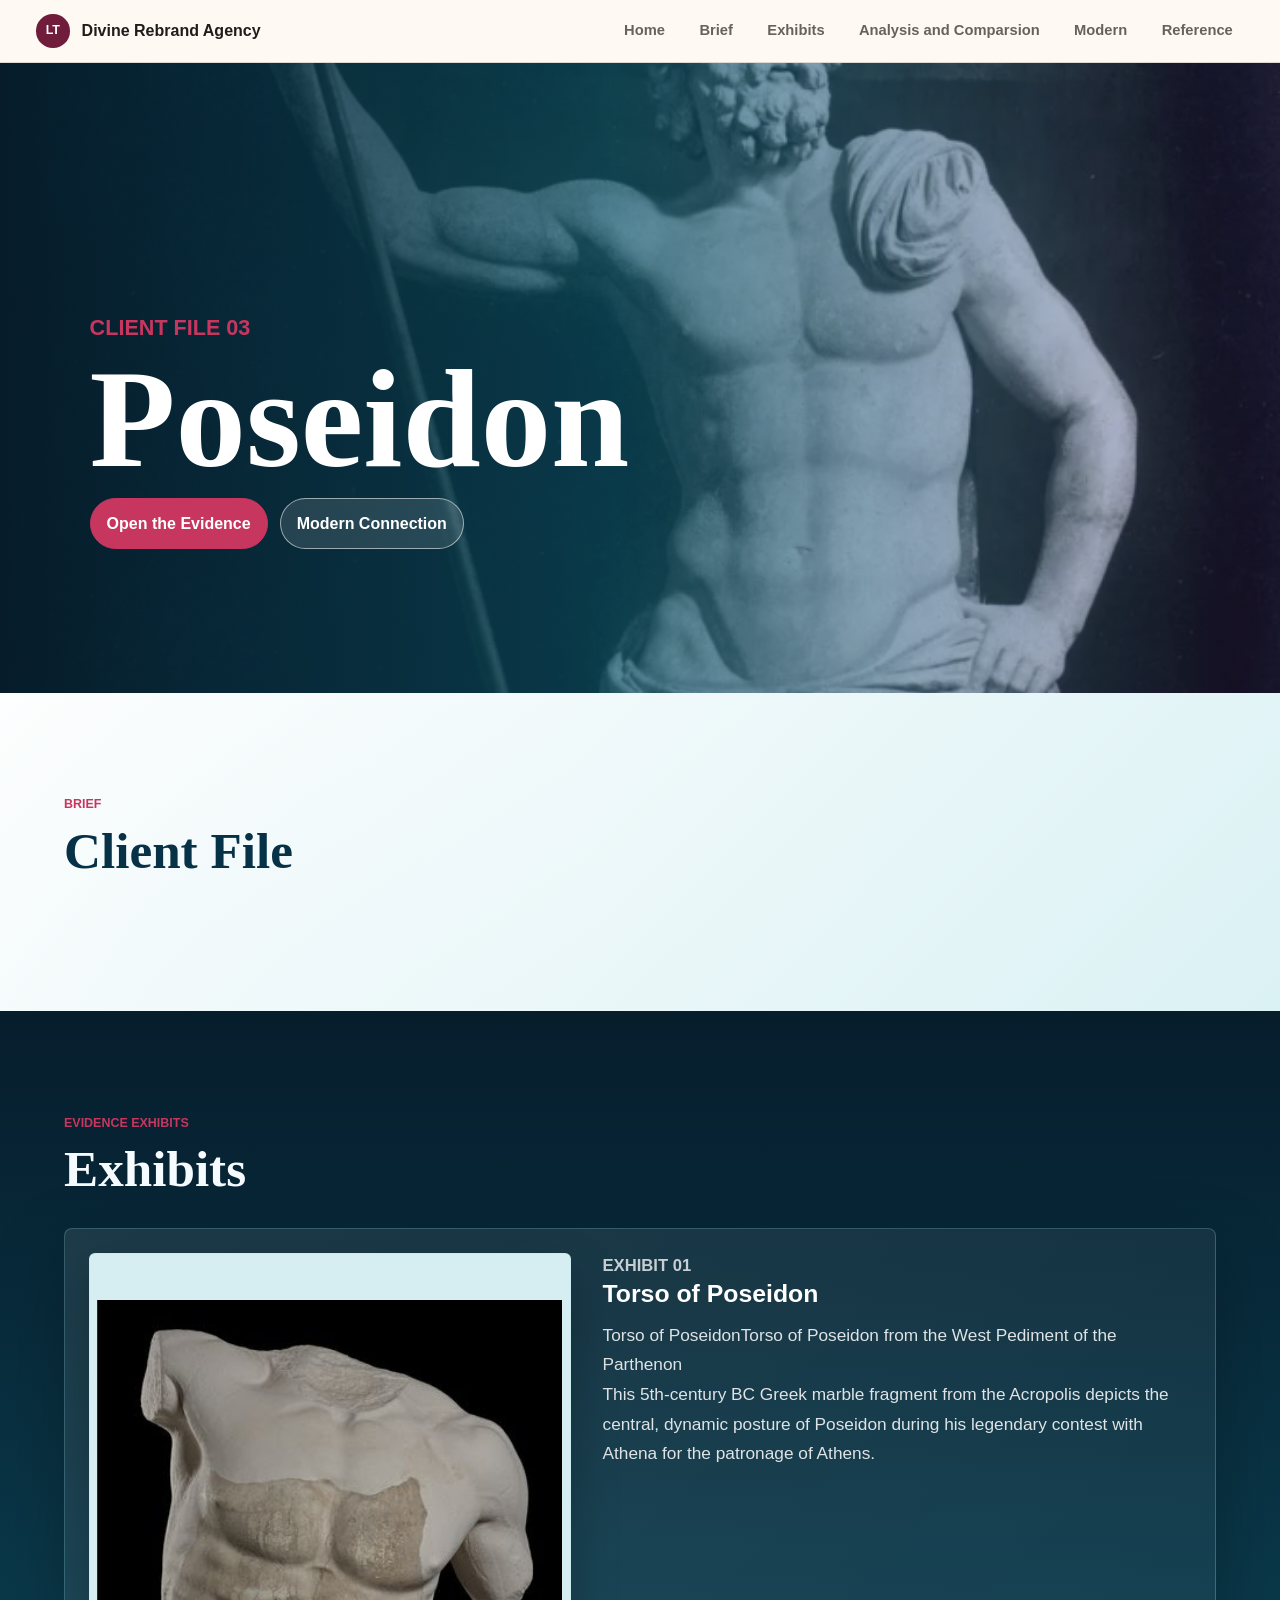
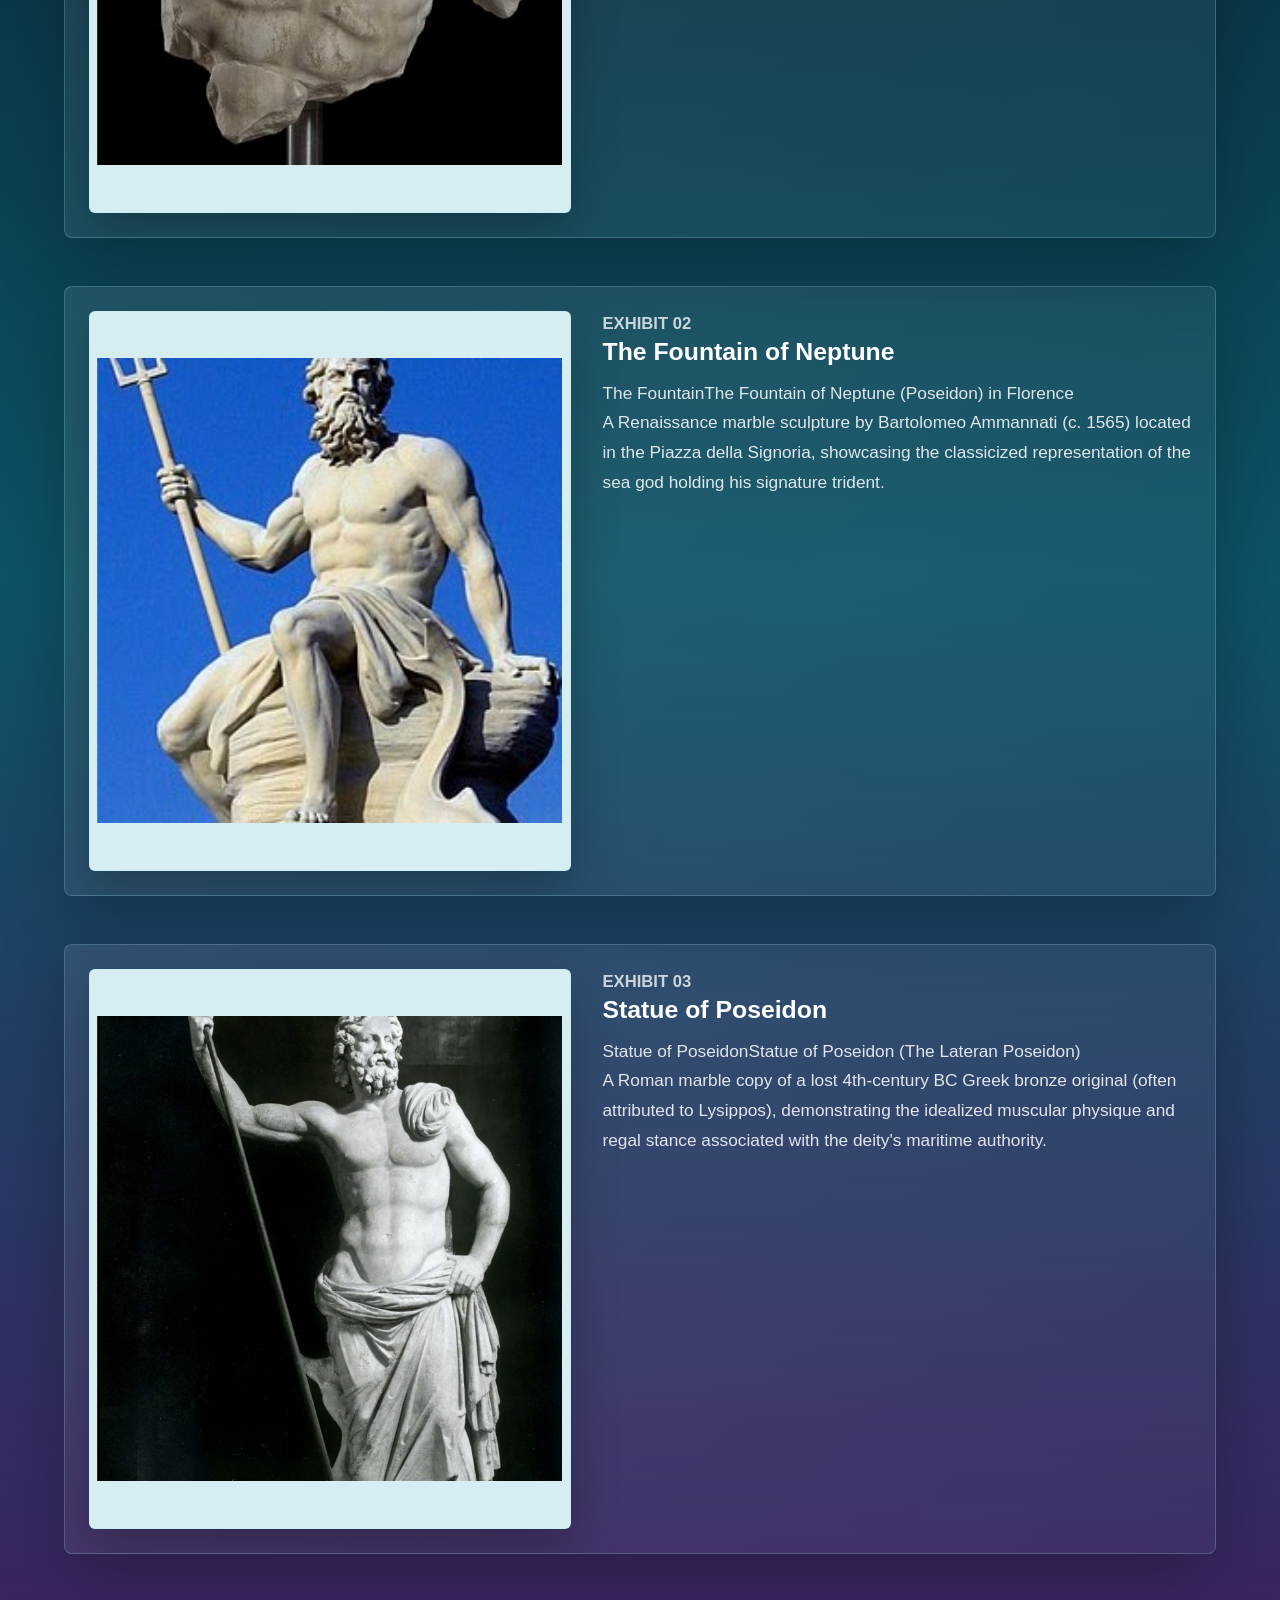
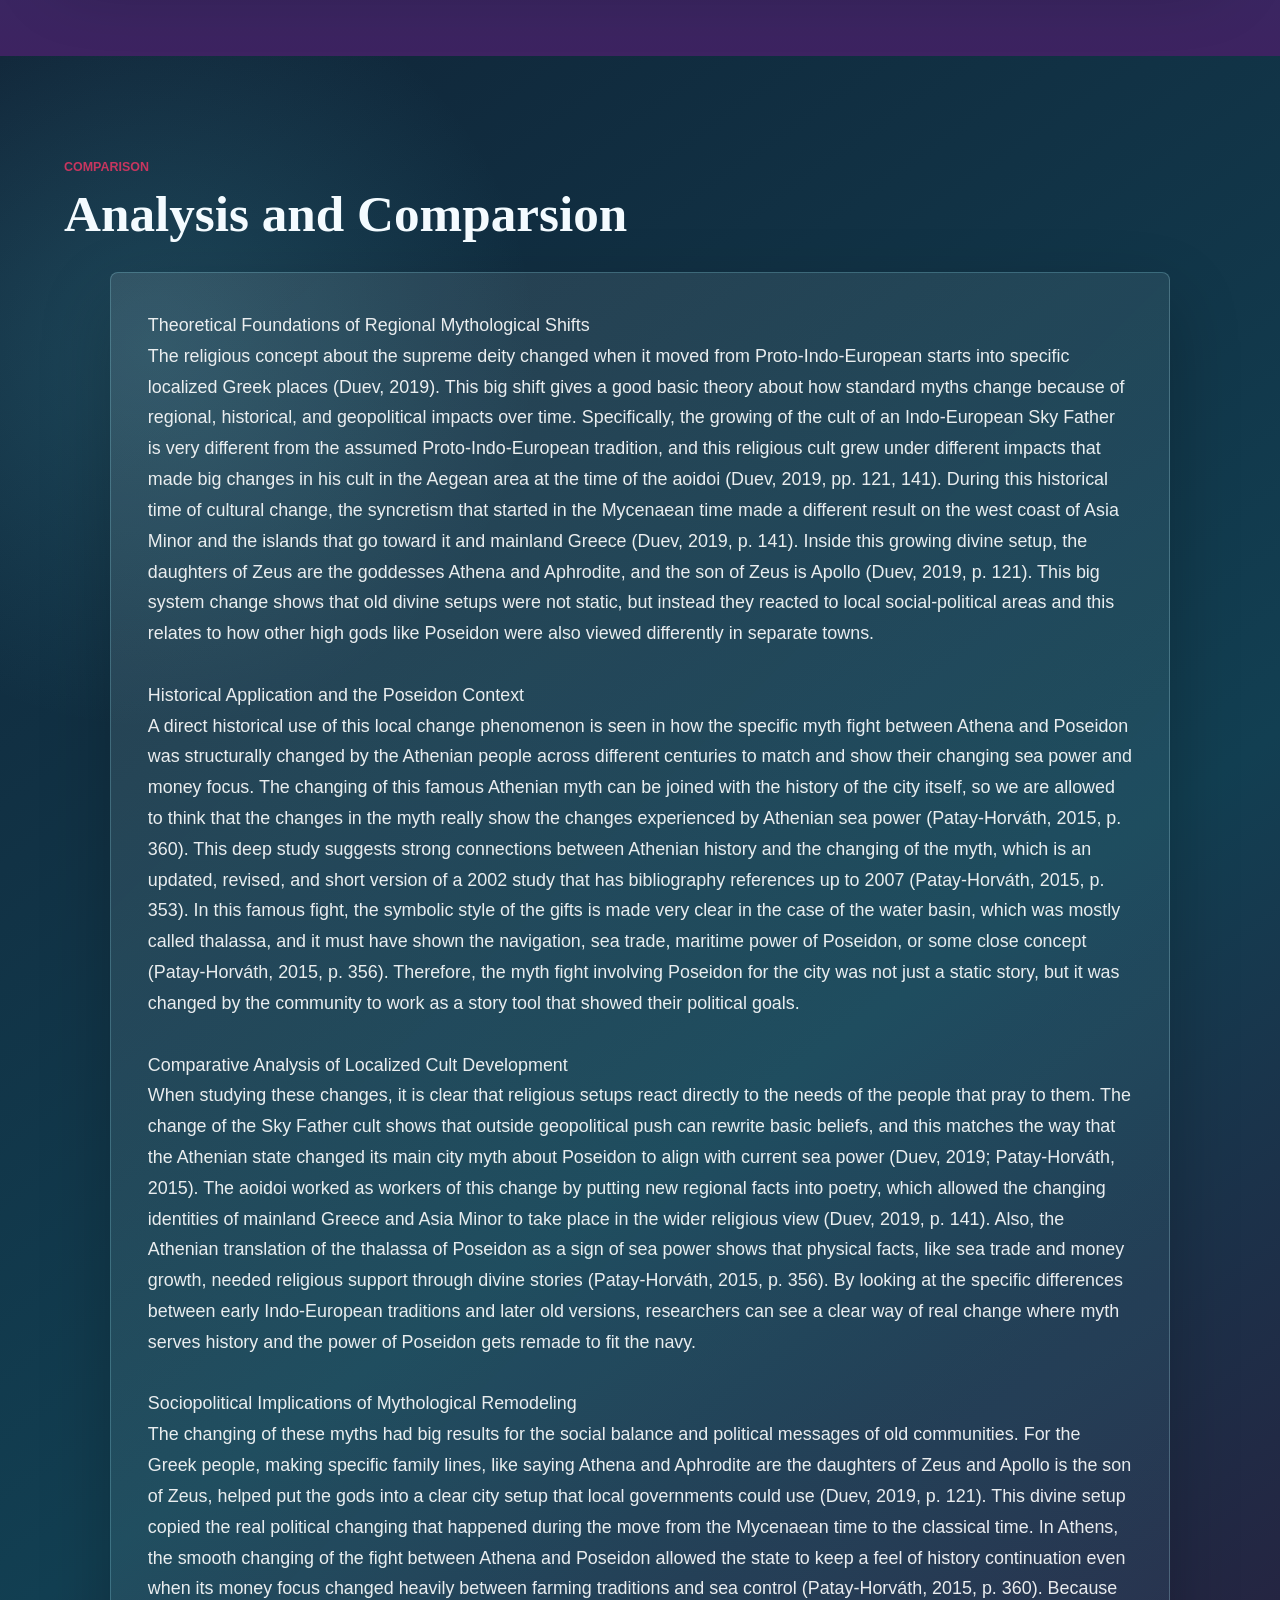
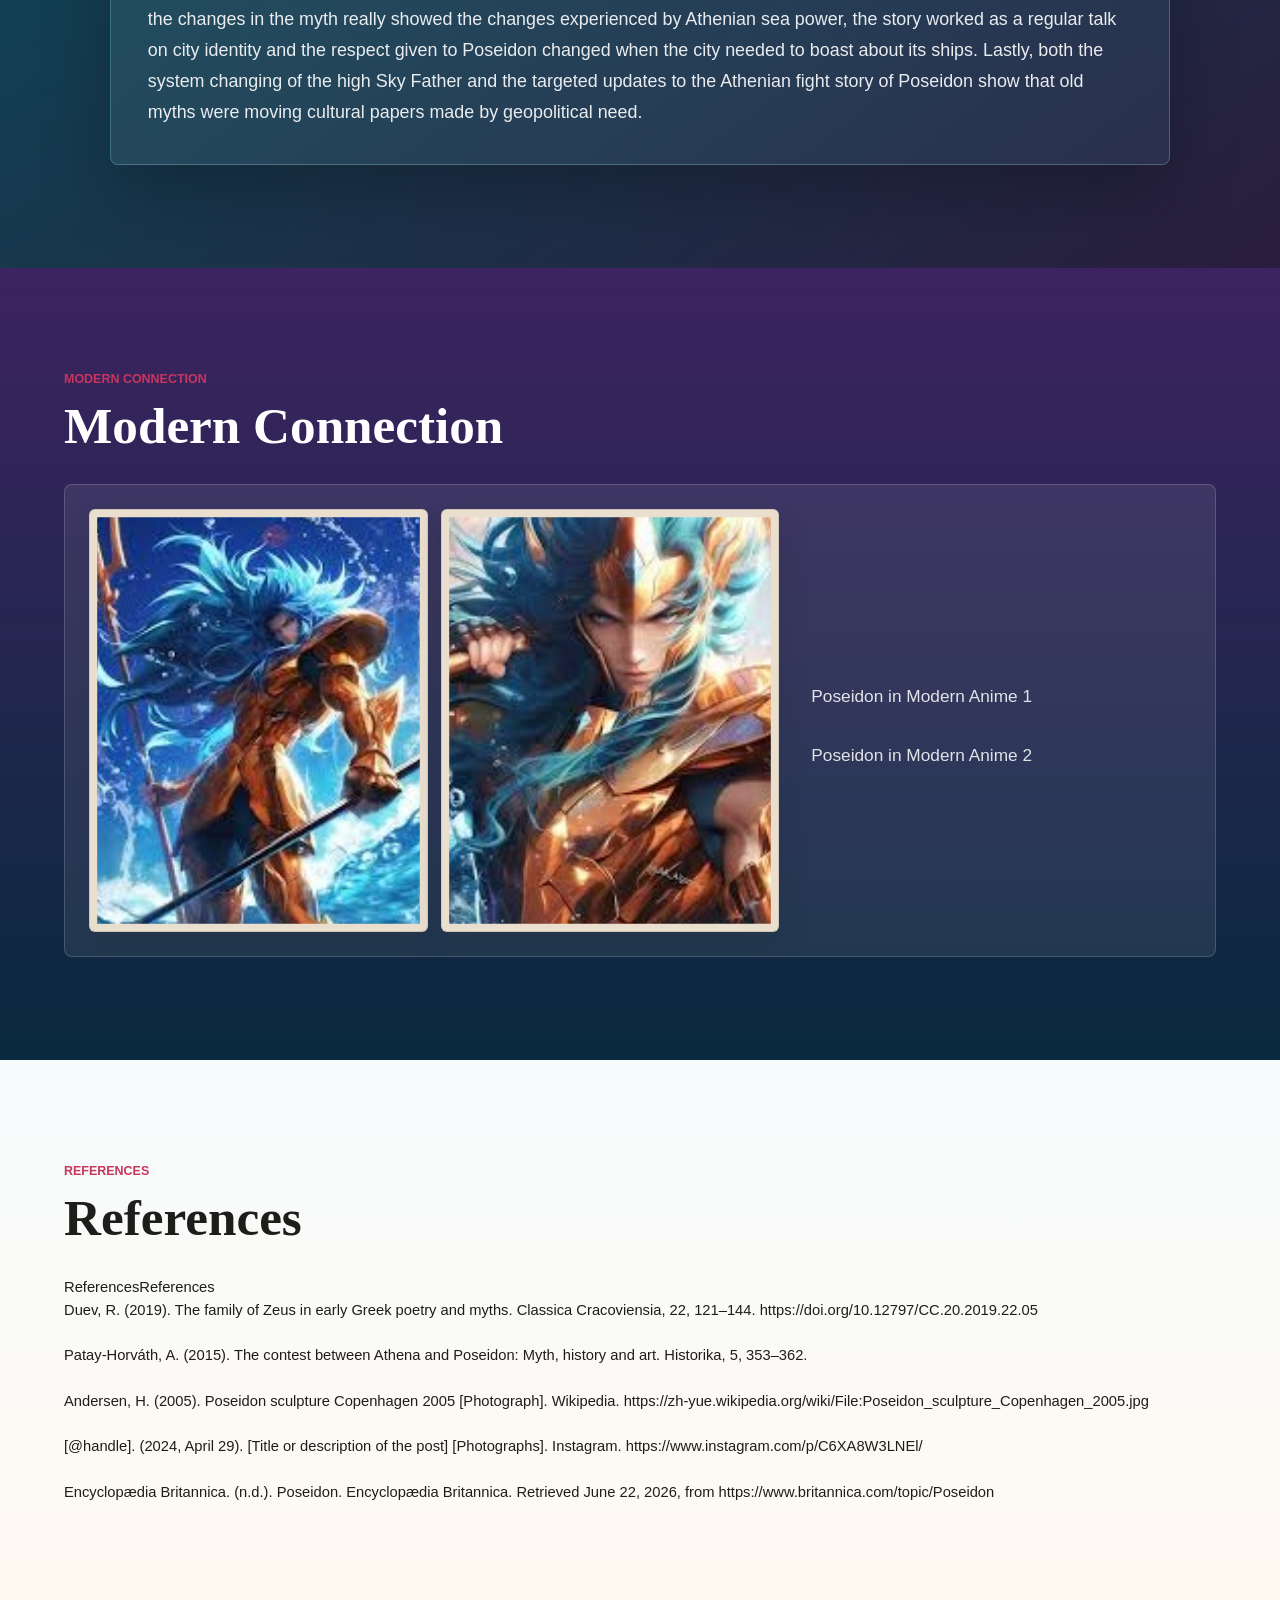
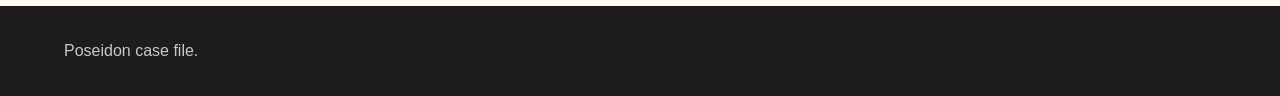
<file: poseidon.html>
<!doctype html>
<html lang="en">
<head>
  <meta charset="utf-8">
  <meta name="viewport" content="width=device-width, initial-scale=1">
  <title>Poseidon Case File | Divine Rebrand Agency</title>
  <link rel="stylesheet" href="styles.css">
</head>
<body data-page="poseidon">
  <header class="site-header">
    <a class="brand" href="index.html" aria-label="Divine Rebrand Agency home">
      <span class="brand-mark">LT</span>
      <span>Divine Rebrand Agency</span>
    </a>
    <nav aria-label="Poseidon page navigation">
      <a href="index.html">Home</a>
      <a href="#brief">Brief</a>
      <a href="#exhibits">Exhibits</a>
      <a href="#comparison">Analysis and Comparsion</a>
      <a href="#modern">Modern</a>
      <a href="#receipts">Reference</a>
    </nav>
  </header>

  <main>
    <section class="source-hero poseidon" aria-labelledby="hero-title">
      <div class="source-hero-inner">
        <p class="kicker">Client file 03</p>
        <h1 id="hero-title">Poseidon</h1>
        <div class="hero-actions">
          <a class="button primary" href="#exhibits">Open the Evidence</a>
          <a class="button ghost" href="#modern">Modern Connection</a>
        </div>
      </div>
    </section>
    <section id="brief" class="band poseidon-brief" aria-labelledby="brief-title">
      <div class="section-heading">
        <p class="section-label">Brief</p>
        <h2 id="brief-title">Client File</h2>
      </div>
    </section>
    <section id="exhibits" class="campaign-files poseidon-scroll" aria-labelledby="exhibits-title">
      <div class="section-heading"><p class="section-label">Evidence exhibits</p><h2 id="exhibits-title">Exhibits</h2></div>
      <div class="file-list">
        <article class="campaign-file exhibit-card provided-exhibit">
          <div class="file-content">
            <div class="provided-images">
              <img src="assets/gods/poseidon/torso-west-pediment.jpg" alt="">
            </div>
            <div>
              <p class="section-label">Exhibit 01</p>
              <h3>Torso of Poseidon</h3>
              <pre class="provided-copy">Torso of PoseidonTorso of Poseidon from the West Pediment of the Parthenon
This 5th-century BC Greek marble fragment from the Acropolis depicts the central, dynamic posture of Poseidon during his legendary contest with Athena for the patronage of Athens.</pre>
            </div>
          </div>
        </article>
        <article class="campaign-file exhibit-card provided-exhibit">
          <div class="file-content">
            <div class="provided-images">
              <img src="assets/gods/poseidon/fountain-neptune-florence.jpg" alt="">
            </div>
            <div>
              <p class="section-label">Exhibit 02</p>
              <h3>The Fountain of Neptune</h3>
              <pre class="provided-copy">The FountainThe Fountain of Neptune (Poseidon) in Florence
A Renaissance marble sculpture by Bartolomeo Ammannati (c. 1565) located in the Piazza della Signoria, showcasing the classicized representation of the sea god holding his signature trident.</pre>
            </div>
          </div>
        </article>
        <article class="campaign-file exhibit-card provided-exhibit">
          <div class="file-content">
            <div class="provided-images">
              <img src="assets/gods/poseidon/lateran-poseidon.png" alt="">
            </div>
            <div>
              <p class="section-label">Exhibit 03</p>
              <h3>Statue of Poseidon</h3>
              <pre class="provided-copy">Statue of PoseidonStatue of Poseidon (The Lateran Poseidon)
A Roman marble copy of a lost 4th-century BC Greek bronze original (often attributed to Lysippos), demonstrating the idealized muscular physique and regal stance associated with the deity&#x27;s maritime authority.</pre>
            </div>
          </div>
        </article>
      </div>
    </section>
    <section id="comparison" class="campaign-files poseidon-comparison-section" aria-labelledby="comparison-title">
      <div class="section-heading">
        <p class="section-label">Comparison</p>
        <h2 id="comparison-title">Analysis and Comparsion</h2>
      </div>
      <pre class="provided-copy">Theoretical Foundations of Regional Mythological Shifts
The religious concept about the supreme deity changed when it moved from Proto-Indo-European starts into specific localized Greek places (Duev, 2019). This big shift gives a good basic theory about how standard myths change because of regional, historical, and geopolitical impacts over time. Specifically, the growing of the cult of an Indo-European Sky Father is very different from the assumed Proto-Indo-European tradition, and this religious cult grew under different impacts that made big changes in his cult in the Aegean area at the time of the aoidoi (Duev, 2019, pp. 121, 141). During this historical time of cultural change, the syncretism that started in the Mycenaean time made a different result on the west coast of Asia Minor and the islands that go toward it and mainland Greece (Duev, 2019, p. 141). Inside this growing divine setup, the daughters of Zeus are the goddesses Athena and Aphrodite, and the son of Zeus is Apollo (Duev, 2019, p. 121). This big system change shows that old divine setups were not static, but instead they reacted to local social-political areas and this relates to how other high gods like Poseidon were also viewed differently in separate towns.

Historical Application and the Poseidon Context
A direct historical use of this local change phenomenon is seen in how the specific myth fight between Athena and Poseidon was structurally changed by the Athenian people across different centuries to match and show their changing sea power and money focus. The changing of this famous Athenian myth can be joined with the history of the city itself, so we are allowed to think that the changes in the myth really show the changes experienced by Athenian sea power (Patay-Horváth, 2015, p. 360). This deep study suggests strong connections between Athenian history and the changing of the myth, which is an updated, revised, and short version of a 2002 study that has bibliography references up to 2007 (Patay-Horváth, 2015, p. 353). In this famous fight, the symbolic style of the gifts is made very clear in the case of the water basin, which was mostly called thalassa, and it must have shown the navigation, sea trade, maritime power of Poseidon, or some close concept (Patay-Horváth, 2015, p. 356). Therefore, the myth fight involving Poseidon for the city was not just a static story, but it was changed by the community to work as a story tool that showed their political goals.

Comparative Analysis of Localized Cult Development
When studying these changes, it is clear that religious setups react directly to the needs of the people that pray to them. The change of the Sky Father cult shows that outside geopolitical push can rewrite basic beliefs, and this matches the way that the Athenian state changed its main city myth about Poseidon to align with current sea power (Duev, 2019; Patay-Horváth, 2015). The aoidoi worked as workers of this change by putting new regional facts into poetry, which allowed the changing identities of mainland Greece and Asia Minor to take place in the wider religious view (Duev, 2019, p. 141). Also, the Athenian translation of the thalassa of Poseidon as a sign of sea power shows that physical facts, like sea trade and money growth, needed religious support through divine stories (Patay-Horváth, 2015, p. 356). By looking at the specific differences between early Indo-European traditions and later old versions, researchers can see a clear way of real change where myth serves history and the power of Poseidon gets remade to fit the navy.

Sociopolitical Implications of Mythological Remodeling
The changing of these myths had big results for the social balance and political messages of old communities. For the Greek people, making specific family lines, like saying Athena and Aphrodite are the daughters of Zeus and Apollo is the son of Zeus, helped put the gods into a clear city setup that local governments could use (Duev, 2019, p. 121). This divine setup copied the real political changing that happened during the move from the Mycenaean time to the classical time. In Athens, the smooth changing of the fight between Athena and Poseidon allowed the state to keep a feel of history continuation even when its money focus changed heavily between farming traditions and sea control (Patay-Horváth, 2015, p. 360). Because the changes in the myth really showed the changes experienced by Athenian sea power, the story worked as a regular talk on city identity and the respect given to Poseidon changed when the city needed to boast about its ships. Lastly, both the system changing of the high Sky Father and the targeted updates to the Athenian fight story of Poseidon show that old myths were moving cultural papers made by geopolitical need.</pre>
    </section>
    <section id="modern" class="campaign-files modern-section poseidon-modern-section" aria-labelledby="modern-title"><div class="section-heading"><p class="section-label">Modern connection</p><h2 id="modern-title">Modern Connection</h2></div><article class="campaign-file exhibit-card provided-exhibit poseidon-modern-card"><div class="file-content"><div class="provided-images"><img src="assets/gods/poseidon/modern-anime-1.jpg" alt=""><img src="assets/gods/poseidon/modern-anime-2.jpg" alt=""></div><div><pre class="provided-copy">Poseidon in Modern Anime 1

Poseidon in Modern Anime 2</pre></div></div></article></section>
    <section id="receipts" class="references" aria-labelledby="receipts-title">
      <div class="section-heading">
        <p class="section-label">References</p>
        <h2 id="receipts-title">References</h2>
      </div>
      <pre class="provided-copy">ReferencesReferences
Duev, R. (2019). The family of Zeus in early Greek poetry and myths. Classica Cracoviensia, 22, 121–144. https://doi.org/10.12797/CC.20.2019.22.05

Patay-Horváth, A. (2015). The contest between Athena and Poseidon: Myth, history and art. Historika, 5, 353–362.

Andersen, H. (2005). Poseidon sculpture Copenhagen 2005 [Photograph]. Wikipedia. https://zh-yue.wikipedia.org/wiki/File:Poseidon_sculpture_Copenhagen_2005.jpg

[@handle]. (2024, April 29). [Title or description of the post] [Photographs]. Instagram. https://www.instagram.com/p/C6XA8W3LNEl/

Encyclopædia Britannica. (n.d.). Poseidon. Encyclopædia Britannica. Retrieved June 22, 2026, from https://www.britannica.com/topic/Poseidon</pre>
    </section>
  </main>
  <footer><p>Poseidon case file.</p></footer>
  <script src="script.js"></script>
</body>
</html>
</file>
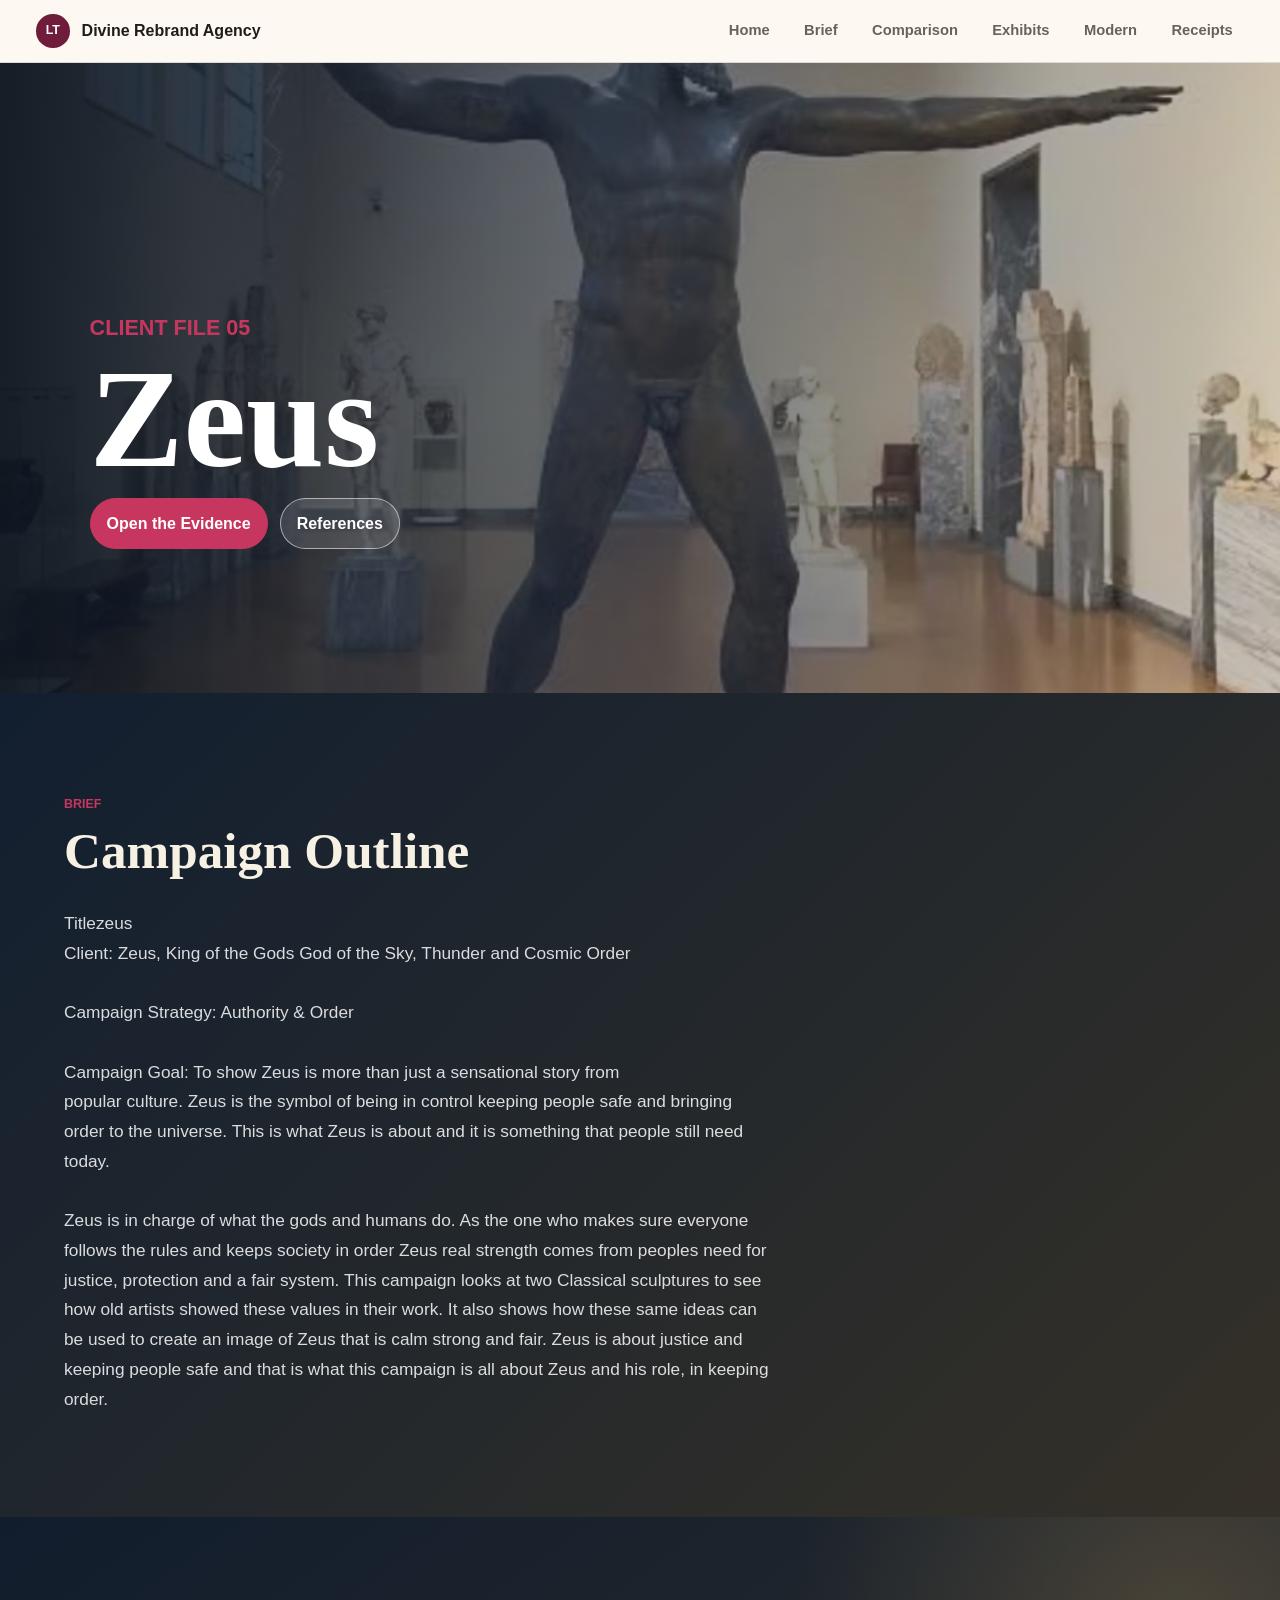
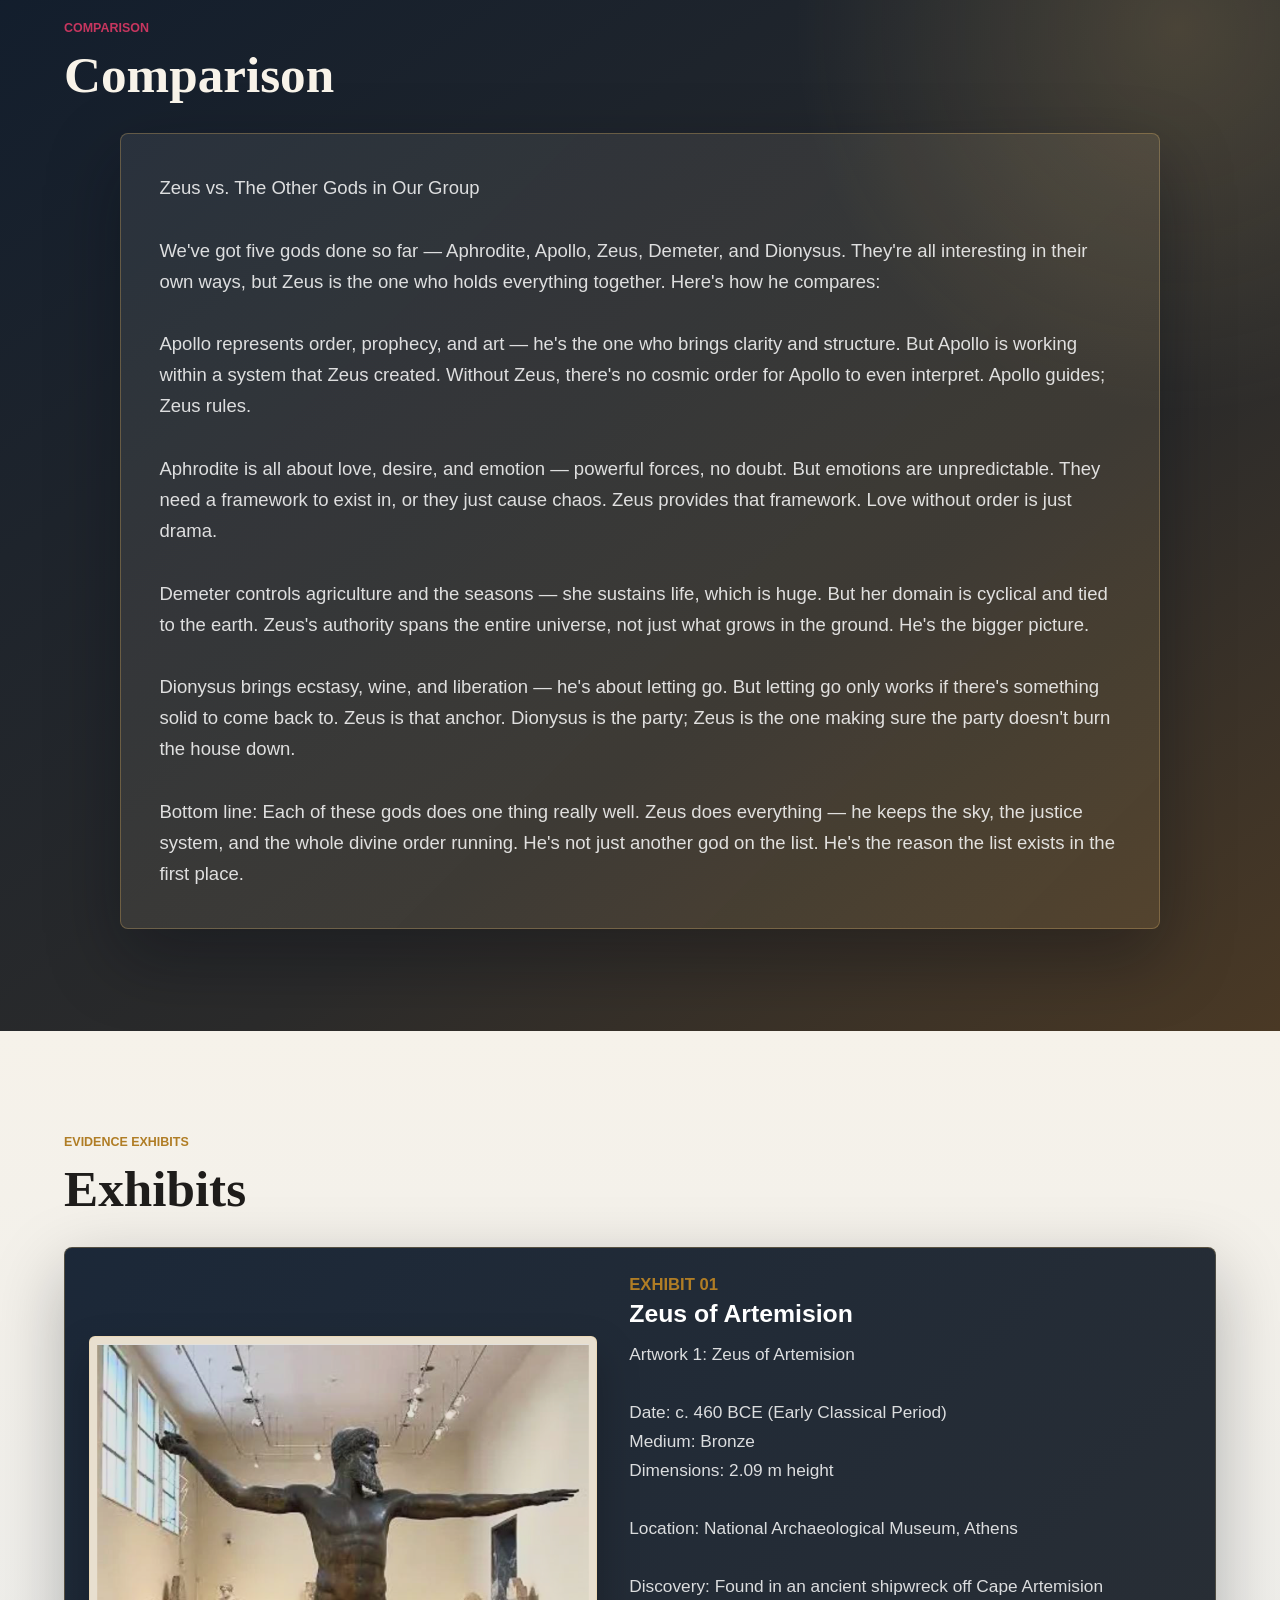
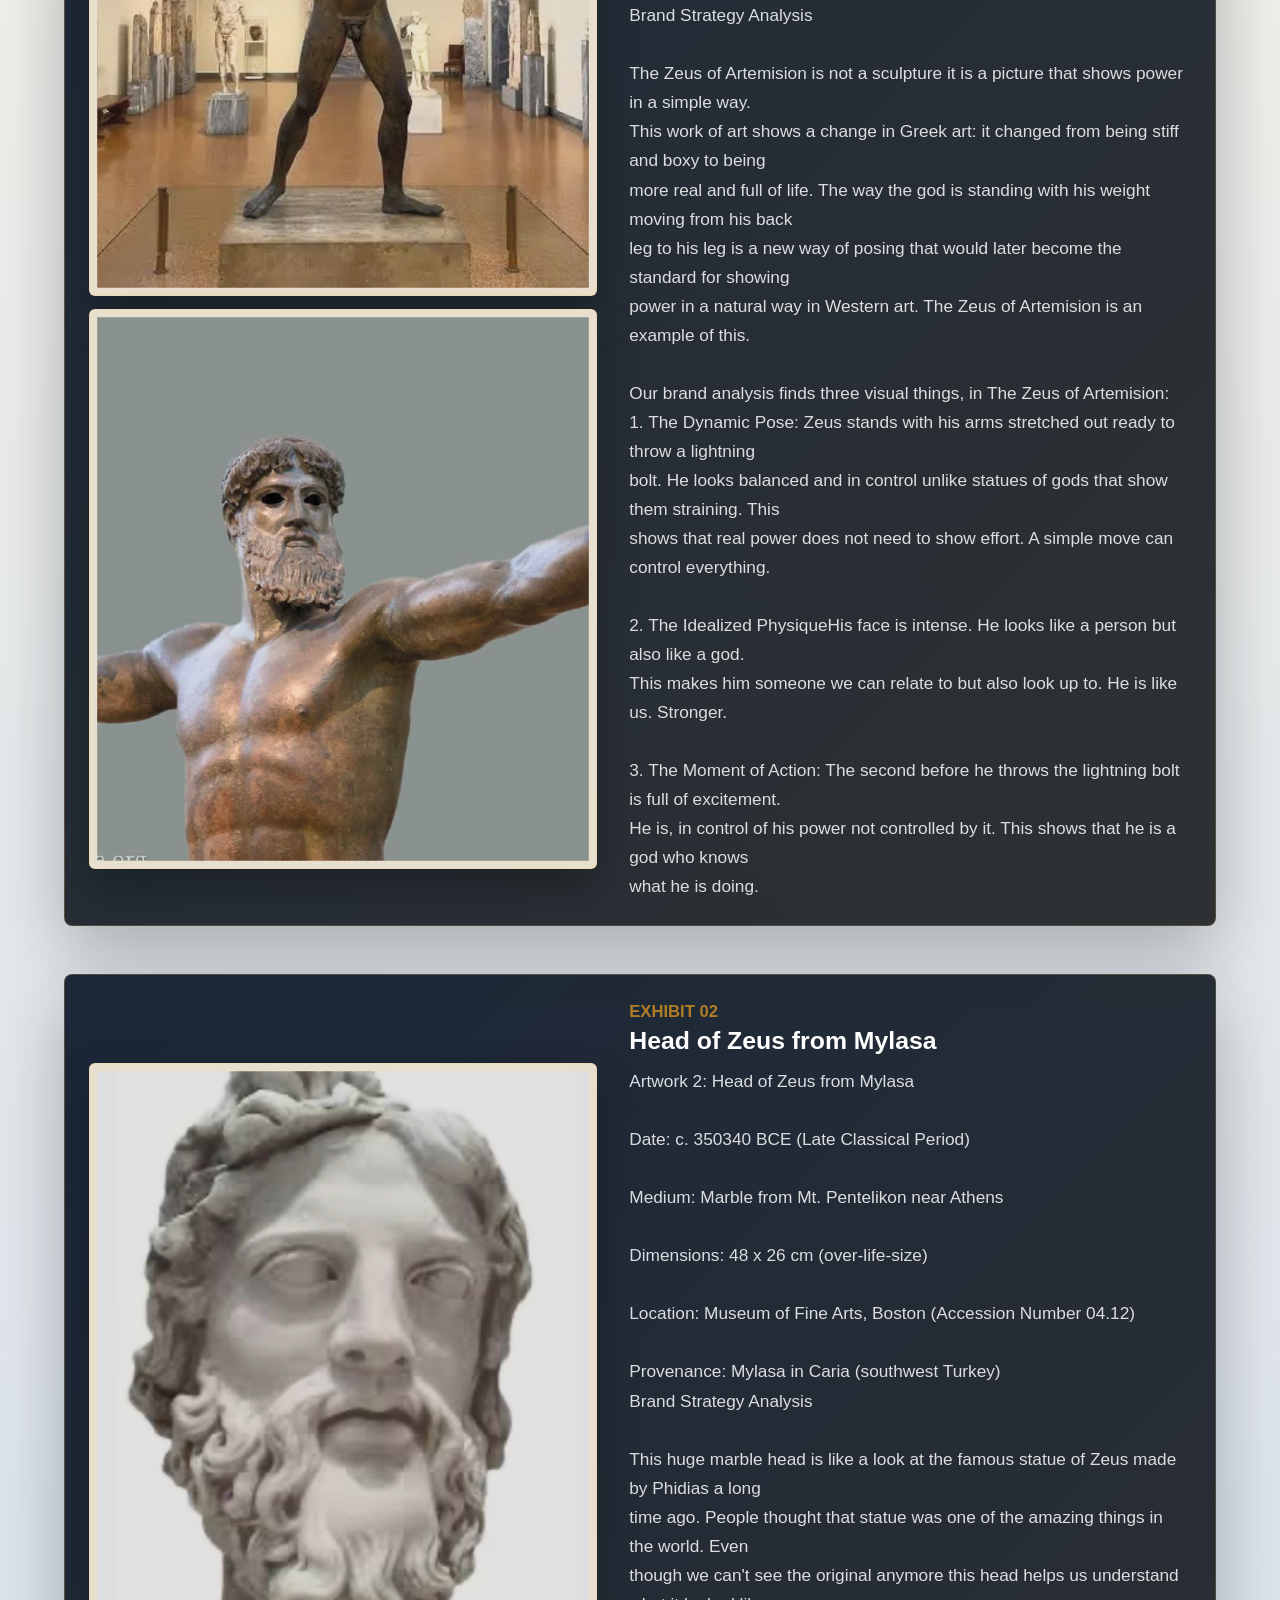
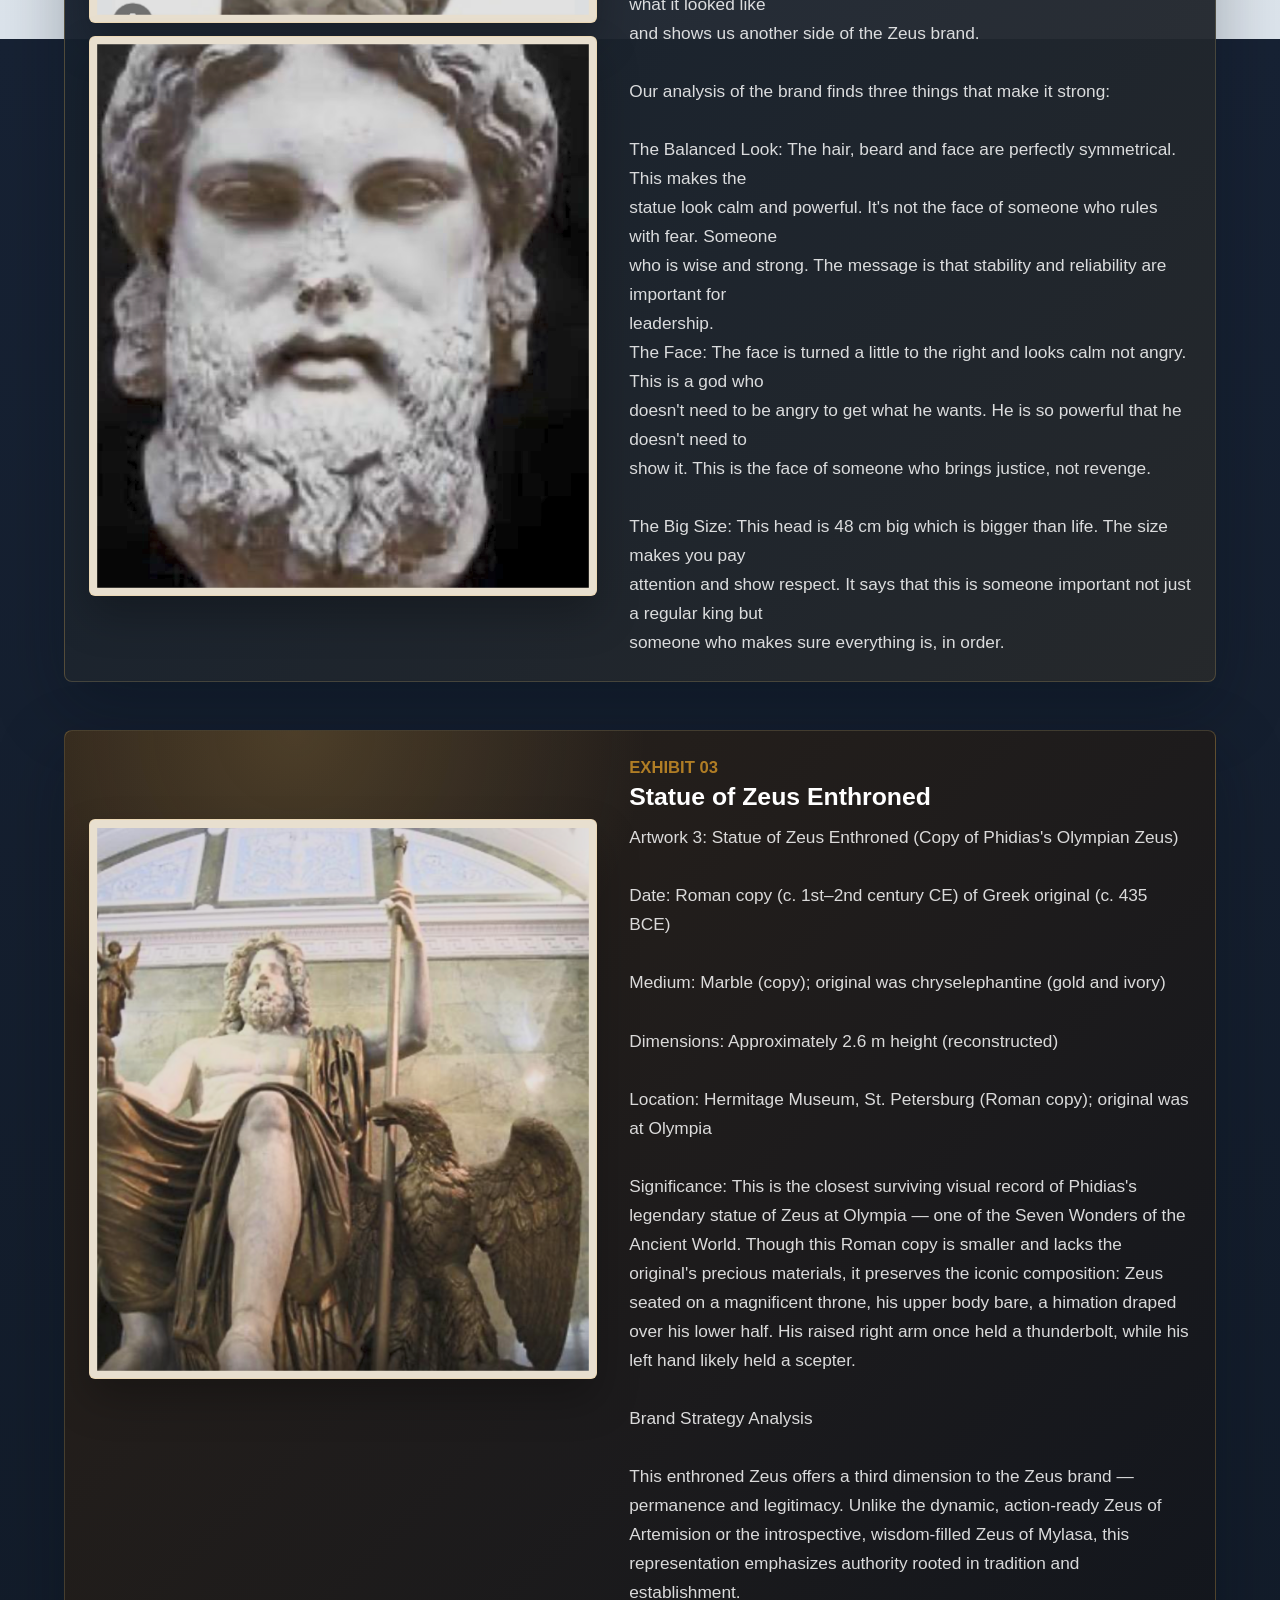
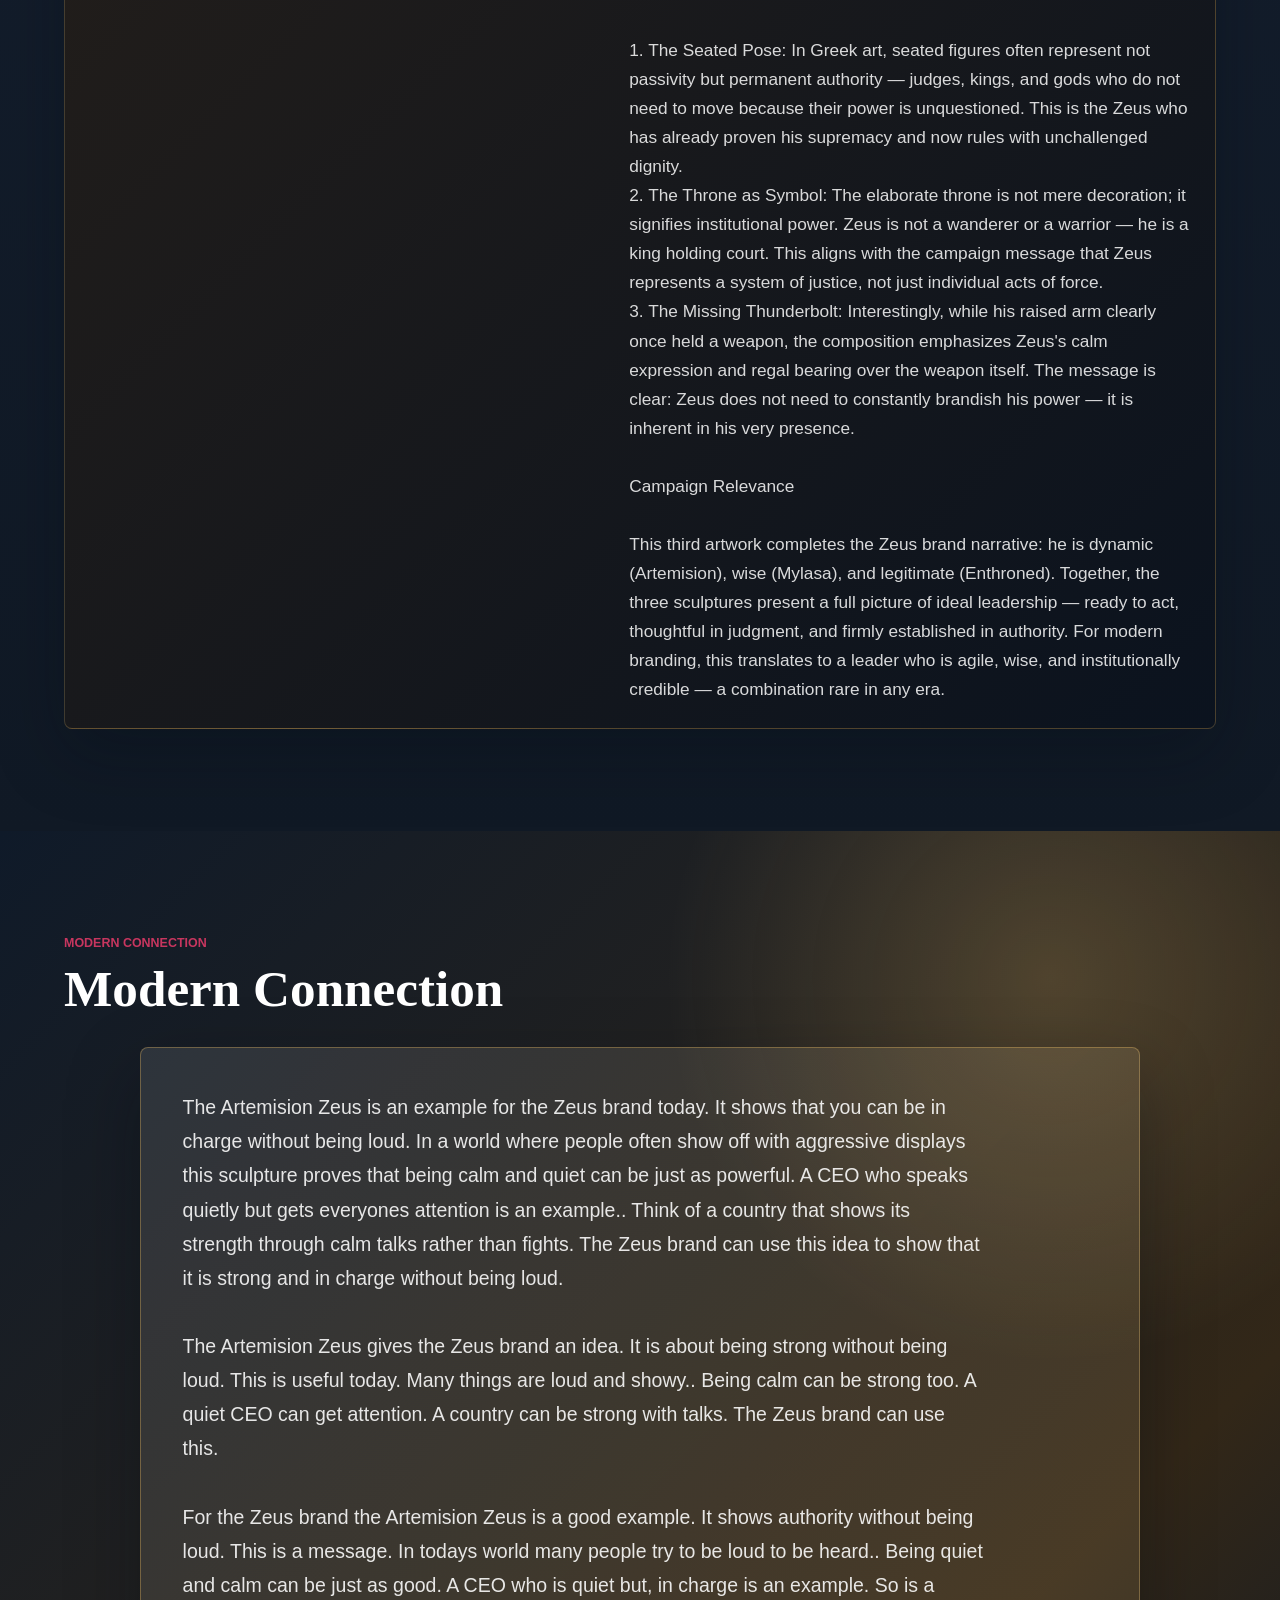
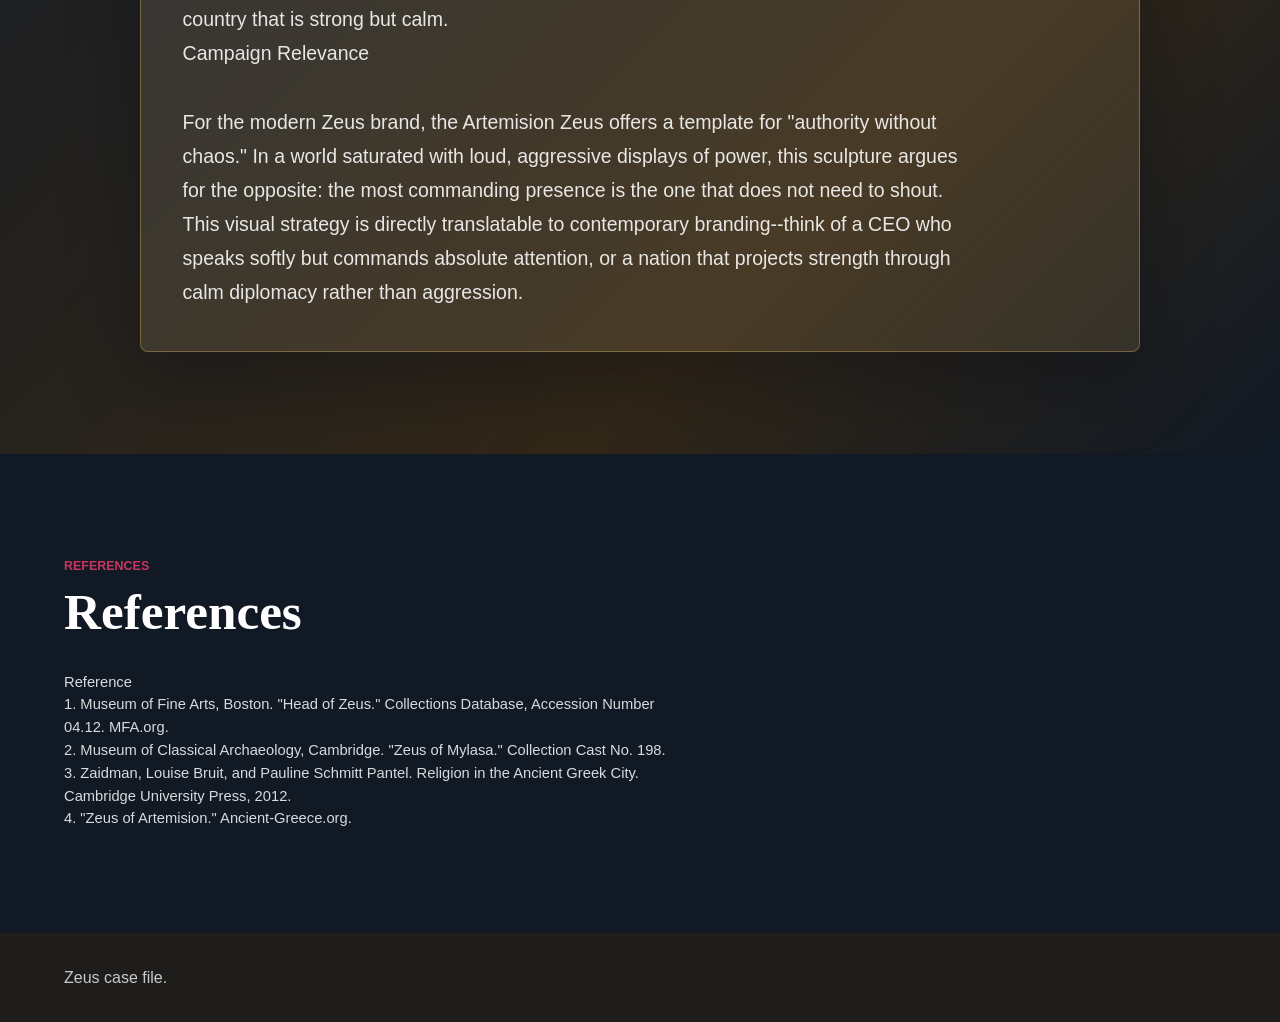
<file: zeus.html>
<!doctype html>
<html lang="en">
<head>
  <meta charset="utf-8">
  <meta name="viewport" content="width=device-width, initial-scale=1">
  <title>Zeus Case File | Divine Rebrand Agency</title>
  <link rel="stylesheet" href="styles.css">
</head>
<body data-page="zeus">
  <header class="site-header">
    <a class="brand" href="index.html" aria-label="Divine Rebrand Agency home">
      <span class="brand-mark">LT</span>
      <span>Divine Rebrand Agency</span>
    </a>
    <nav aria-label="Zeus page navigation">
      <a href="index.html">Home</a>
      <a href="#brief">Brief</a>
      <a href="#comparison">Comparison</a>
      <a href="#exhibits">Exhibits</a>
      <a href="#modern">Modern</a>
      <a href="#receipts">Receipts</a>
    </nav>
  </header>

  <main>
    <section class="source-hero zeus" aria-labelledby="hero-title">
      <div class="source-hero-inner">
        <p class="kicker">Client file 05</p>
        <h1 id="hero-title">Zeus</h1>
        <div class="hero-actions">
          <a class="button primary" href="#exhibits">Open the Evidence</a>
          <a class="button ghost" href="#receipts">References</a>
        </div>
      </div>
    </section>
    <section id="brief" class="band zeus-brief" aria-labelledby="brief-title">
      <div class="section-heading">
        <p class="section-label">Brief</p>
        <h2 id="brief-title">Campaign Outline</h2>
      </div>
      <pre class="provided-copy">Titlezeus
Client: Zeus, King of the Gods God of the Sky, Thunder and Cosmic Order

Campaign Strategy: Authority &amp; Order

Campaign Goal: To show Zeus is more than just a sensational story from
popular culture. Zeus is the symbol of being in control keeping people safe and bringing
order to the universe. This is what Zeus is about and it is something that people still need
today.

Zeus is in charge of what the gods and humans do. As the one who makes sure everyone
follows the rules and keeps society in order Zeus real strength comes from peoples need for
justice, protection and a fair system. This campaign looks at two Classical sculptures to see
how old artists showed these values in their work. It also shows how these same ideas can
be used to create an image of Zeus that is calm strong and fair. Zeus is about justice and
keeping people safe and that is what this campaign is all about Zeus and his role, in keeping
order.</pre>
    </section>
    <section id="comparison" class="campaign-files zeus-comparison-section" aria-labelledby="comparison-title">
      <div class="section-heading">
        <p class="section-label">Comparison</p>
        <h2 id="comparison-title">Comparison</h2>
      </div>
      <pre class="provided-copy zeus-copy">
Zeus vs. The Other Gods in Our Group

We&#x27;ve got five gods done so far — Aphrodite, Apollo, Zeus, Demeter, and Dionysus. They&#x27;re all interesting in their own ways, but Zeus is the one who holds everything together. Here&#x27;s how he compares:

Apollo represents order, prophecy, and art — he&#x27;s the one who brings clarity and structure. But Apollo is working within a system that Zeus created. Without Zeus, there&#x27;s no cosmic order for Apollo to even interpret. Apollo guides; Zeus rules.

Aphrodite is all about love, desire, and emotion — powerful forces, no doubt. But emotions are unpredictable. They need a framework to exist in, or they just cause chaos. Zeus provides that framework. Love without order is just drama.

Demeter controls agriculture and the seasons — she sustains life, which is huge. But her domain is cyclical and tied to the earth. Zeus&#x27;s authority spans the entire universe, not just what grows in the ground. He&#x27;s the bigger picture.

Dionysus brings ecstasy, wine, and liberation — he&#x27;s about letting go. But letting go only works if there&#x27;s something solid to come back to. Zeus is that anchor. Dionysus is the party; Zeus is the one making sure the party doesn&#x27;t burn the house down.

Bottom line: Each of these gods does one thing really well. Zeus does everything — he keeps the sky, the justice system, and the whole divine order running. He&#x27;s not just another god on the list. He&#x27;s the reason the list exists in the first place.</pre>
    </section>
    <section id="exhibits" class="campaign-files zeus-exhibits" aria-labelledby="exhibits-title">
      <div class="section-heading"><p class="section-label">Evidence exhibits</p><h2 id="exhibits-title">Exhibits</h2></div>
      <div class="file-list">
        <article class="campaign-file exhibit-card provided-exhibit zeus-artemision-card">
          <div class="file-content">
            <div class="provided-images">
              <img src="assets/gods/zeus/Artwork 1,Zeus of Artemision.png" alt="">
              <img src="assets/gods/zeus/Artwork 1, Zeus of Artemision, 2.png" alt="">
            </div>
            <div>
              <p class="section-label">Exhibit 01</p>
              <h3>Zeus of Artemision</h3>
              <pre class="provided-copy zeus-copy">Artwork 1: Zeus of Artemision

Date: c. 460 BCE (Early Classical Period)
Medium: Bronze
Dimensions: 2.09 m height

Location: National Archaeological Museum, Athens

Discovery: Found in an ancient shipwreck off Cape Artemision
Brand Strategy Analysis

The Zeus of Artemision is not a sculpture it is a picture that shows power in a simple way.
This work of art shows a change in Greek art: it changed from being stiff and boxy to being
more real and full of life. The way the god is standing with his weight moving from his back
leg to his leg is a new way of posing that would later become the standard for showing
power in a natural way in Western art. The Zeus of Artemision is an example of this.

Our brand analysis finds three visual things, in The Zeus of Artemision:
1. The Dynamic Pose: Zeus stands with his arms stretched out ready to throw a lightning
bolt. He looks balanced and in control unlike statues of gods that show them straining. This
shows that real power does not need to show effort. A simple move can control everything.

2. The Idealized PhysiqueHis face is intense. He looks like a person but also like a god.
This makes him someone we can relate to but also look up to. He is like us. Stronger.

3. The Moment of Action: The second before he throws the lightning bolt is full of excitement.
He is, in control of his power not controlled by it. This shows that he is a god who knows
what he is doing.</pre>
            </div>
          </div>
        </article>
        <article class="campaign-file exhibit-card provided-exhibit zeus-mylasa-card">
          <div class="file-content">
            <div class="provided-images">
              <img src="assets/gods/zeus/zeus head 1.png" alt="">
              <img src="assets/gods/zeus/zeus head 2.png" alt="">
            </div>
            <div>
              <p class="section-label">Exhibit 02</p>
              <h3>Head of Zeus from Mylasa</h3>
              <pre class="provided-copy zeus-copy">Artwork 2: Head of Zeus from Mylasa

Date: c. 350­340 BCE (Late Classical Period)

Medium: Marble from Mt. Pentelikon near Athens

Dimensions: 48 x 26 cm (over-life-size)

Location: Museum of Fine Arts, Boston (Accession Number 04.12)

Provenance: Mylasa in Caria (southwest Turkey)
Brand Strategy Analysis

This huge marble head is like a look at the famous statue of Zeus made by Phidias a long
time ago. People thought that statue was one of the amazing things in the world. Even
though we can&#x27;t see the original anymore this head helps us understand what it looked like
and shows us another side of the Zeus brand.

Our analysis of the brand finds three things that make it strong:

The Balanced Look: The hair, beard and face are perfectly symmetrical. This makes the
statue look calm and powerful. It&#x27;s not the face of someone who rules with fear. Someone
who is wise and strong. The message is that stability and reliability are important for
leadership.
The Face: The face is turned a little to the right and looks calm not angry. This is a god who
doesn&#x27;t need to be angry to get what he wants. He is so powerful that he doesn&#x27;t need to
show it. This is the face of someone who brings justice, not revenge.

The Big Size: This head is 48 cm big which is bigger than life. The size makes you pay
attention and show respect. It says that this is someone important not just a regular king but
someone who makes sure everything is, in order.</pre>
            </div>
          </div>
        </article>
        <section class="campaign-file exhibit-card provided-exhibit zeus-modern-card">
          <div class="file-content">
            <div class="provided-images">
              <img src="assets/gods/zeus/enthroned-zeus.png" alt="">
            </div>
            <div>
              <p class="section-label">Exhibit 03</p>
              <h3>Statue of Zeus Enthroned</h3>
              <pre class="provided-copy zeus-copy">Artwork 3: Statue of Zeus Enthroned (Copy of Phidias&#x27;s Olympian Zeus)

Date: Roman copy (c. 1st–2nd century CE) of Greek original (c. 435 BCE)

Medium: Marble (copy); original was chryselephantine (gold and ivory)

Dimensions: Approximately 2.6 m height (reconstructed)

Location: Hermitage Museum, St. Petersburg (Roman copy); original was at Olympia

Significance: This is the closest surviving visual record of Phidias&#x27;s legendary statue of Zeus at Olympia — one of the Seven Wonders of the Ancient World. Though this Roman copy is smaller and lacks the original&#x27;s precious materials, it preserves the iconic composition: Zeus seated on a magnificent throne, his upper body bare, a himation draped over his lower half. His raised right arm once held a thunderbolt, while his left hand likely held a scepter.

Brand Strategy Analysis

This enthroned Zeus offers a third dimension to the Zeus brand — permanence and legitimacy. Unlike the dynamic, action-ready Zeus of Artemision or the introspective, wisdom-filled Zeus of Mylasa, this representation emphasizes authority rooted in tradition and establishment.

1. The Seated Pose: In Greek art, seated figures often represent not passivity but permanent authority — judges, kings, and gods who do not need to move because their power is unquestioned. This is the Zeus who has already proven his supremacy and now rules with unchallenged dignity.
2. The Throne as Symbol: The elaborate throne is not mere decoration; it signifies institutional power. Zeus is not a wanderer or a warrior — he is a king holding court. This aligns with the campaign message that Zeus represents a system of justice, not just individual acts of force.
3. The Missing Thunderbolt: Interestingly, while his raised arm clearly once held a weapon, the composition emphasizes Zeus&#x27;s calm expression and regal bearing over the weapon itself. The message is clear: Zeus does not need to constantly brandish his power — it is inherent in his very presence.

Campaign Relevance

This third artwork completes the Zeus brand narrative: he is dynamic (Artemision), wise (Mylasa), and legitimate (Enthroned). Together, the three sculptures present a full picture of ideal leadership — ready to act, thoughtful in judgment, and firmly established in authority. For modern branding, this translates to a leader who is agile, wise, and institutionally credible — a combination rare in any era.</pre>
            </div>
          </div>
        </section>
      </div>
    </section>
    <section id="modern" class="campaign-files zeus-modern-section" aria-labelledby="modern-title">
      <div class="section-heading">
        <p class="section-label">Modern connection</p>
        <h2 id="modern-title">Modern Connection</h2>
      </div>
      <div class="zeus-modern-standalone">
        <pre class="provided-copy zeus-copy">The Artemision Zeus is an example for the Zeus brand today. It shows that you can be in
charge without being loud. In a world where people often show off with aggressive displays
this sculpture proves that being calm and quiet can be just as powerful. A CEO who speaks
quietly but gets everyones attention is an example.. Think of a country that shows its
strength through calm talks rather than fights. The Zeus brand can use this idea to show that
it is strong and in charge without being loud.

The Artemision Zeus gives the Zeus brand an idea. It is about being strong without being
loud. This is useful today. Many things are loud and showy.. Being calm can be strong too. A
quiet CEO can get attention. A country can be strong with talks. The Zeus brand can use
this.

For the Zeus brand the Artemision Zeus is a good example. It shows authority without being
loud. This is a message. In todays world many people try to be loud to be heard.. Being quiet
and calm can be just as good. A CEO who is quiet but, in charge is an example. So is a
country that is strong but calm.
Campaign Relevance

For the modern Zeus brand, the Artemision Zeus offers a template for &quot;authority without
chaos.&quot; In a world saturated with loud, aggressive displays of power, this sculpture argues
for the opposite: the most commanding presence is the one that does not need to shout.
This visual strategy is directly translatable to contemporary branding--think of a CEO who
speaks softly but commands absolute attention, or a nation that projects strength through
calm diplomacy rather than aggression.</pre>
      </div>
    </section>
    <section id="receipts" class="references" aria-labelledby="receipts-title">
      <div class="section-heading">
        <p class="section-label">References</p>
        <h2 id="receipts-title">References</h2>
      </div>
      <pre class="provided-copy">Reference
1. Museum of Fine Arts, Boston. &quot;Head of Zeus.&quot; Collections Database, Accession Number
04.12. MFA.org.
2. Museum of Classical Archaeology, Cambridge. &quot;Zeus of Mylasa.&quot; Collection Cast No. 198.
3. Zaidman, Louise Bruit, and Pauline Schmitt Pantel. Religion in the Ancient Greek City.
Cambridge University Press, 2012.
4. &quot;Zeus of Artemision.&quot; Ancient-Greece.org.</pre>

    </section>
  </main>
  <footer><p>Zeus case file.</p></footer>
  <script src="script.js"></script>
</body>
</html>
</file>
<file: styles.css>
:root {
  --ink: #1f1d1b;
  --muted: #68625d;
  --paper: #fff9f1;
  --panel: #ffffff;
  --rose: #c7365f;
  --wine: #6f1d3b;
  --gold: #c9932c;
  --teal: #147f7b;
  --bronze: #8c642d;
  --line: rgba(31, 29, 27, 0.14);
  --shadow: 0 20px 60px rgba(48, 31, 20, 0.18);
}

* {
  box-sizing: border-box;
}

html {
  scroll-behavior: smooth;
}

body {
  margin: 0;
  color: var(--ink);
  background: var(--paper);
  font-family: Inter, "Segoe UI", Arial, sans-serif;
  line-height: 1.6;
}

img {
  display: block;
  max-width: 100%;
}

a {
  color: inherit;
}

.site-header {
  position: sticky;
  top: 0;
  z-index: 20;
  display: flex;
  align-items: center;
  justify-content: space-between;
  gap: 1rem;
  padding: 0.75rem clamp(1rem, 3vw, 2.25rem);
  border-bottom: 1px solid var(--line);
  background: rgba(255, 249, 241, 0.92);
  backdrop-filter: blur(14px);
}

.brand,
nav {
  display: flex;
  align-items: center;
  gap: 0.75rem;
}

.brand {
  text-decoration: none;
  font-weight: 800;
}

.brand-mark {
  display: grid;
  width: 2.1rem;
  height: 2.1rem;
  place-items: center;
  border-radius: 50%;
  color: #fff;
  background: var(--wine);
  font-size: 0.78rem;
}

nav a {
  border-radius: 999px;
  padding: 0.45rem 0.7rem;
  color: var(--muted);
  font-size: 0.92rem;
  font-weight: 700;
  text-decoration: none;
}

nav a:hover,
nav a:focus-visible {
  color: var(--ink);
  background: rgba(199, 54, 95, 0.1);
}

.hero {
  position: relative;
  min-height: calc(100vh - 60px);
  display: grid;
  align-items: end;
  overflow: hidden;
  background: #2e1b1c;
}

.hero-backdrop {
  position: absolute;
  inset: 0;
  background:
    linear-gradient(90deg, rgba(23, 13, 18, 0.86), rgba(23, 13, 18, 0.34) 54%, rgba(23, 13, 18, 0.08)),
    url("https://commons.wikimedia.org/wiki/Special:FilePath/Sandro%20Botticelli%20-%20La%20nascita%20di%20Venere%20-%20Google%20Art%20Project%20-%20edited.jpg") center 34% / cover;
  transform: scale(1.02);
}

.agency-backdrop {
  background:
    linear-gradient(90deg, rgba(23, 13, 18, 0.9), rgba(23, 13, 18, 0.42) 56%, rgba(23, 13, 18, 0.16)),
    url("https://commons.wikimedia.org/wiki/Special:FilePath/Sandro%20Botticelli%20-%20La%20nascita%20di%20Venere%20-%20Google%20Art%20Project%20-%20edited.jpg") center 30% / cover;
}

.aphrodite-backdrop {
  background:
    linear-gradient(90deg, rgba(63, 17, 39, 0.92), rgba(63, 17, 39, 0.48) 54%, rgba(63, 17, 39, 0.08)),
    url("https://commons.wikimedia.org/wiki/Special:FilePath/Cnidus%20Aphrodite%20Altemps%20Inv8619.jpg") center 18% / cover;
}

.demeter-backdrop {
  background:
    linear-gradient(90deg, rgba(31, 39, 18, 0.92), rgba(56, 54, 28, 0.58) 54%, rgba(56, 54, 28, 0.12)),
    url("https://upload.wikimedia.org/wikipedia/commons/2/20/Great_Eleusinian_Relief.jpg") center 18% / cover;
}

.hero-content {
  position: relative;
  width: min(760px, calc(100% - 2rem));
  margin: 0 0 clamp(4rem, 12vh, 7rem) clamp(1rem, 7vw, 6rem);
  color: #fff;
}

.kicker,
.section-label {
  margin: 0 0 0.6rem;
  color: var(--rose);
  font-size: 0.78rem;
  font-weight: 900;
  letter-spacing: 0;
  text-transform: uppercase;
}

.hero .kicker {
  color: #f4c66f;
}

h1,
h2,
h3,
p {
  overflow-wrap: anywhere;
}

h1 {
  margin: 0;
  font-family: Georgia, "Times New Roman", serif;
  font-size: clamp(4rem, 11vw, 9rem);
  line-height: 0.9;
  letter-spacing: 0;
}

h2 {
  margin: 0;
  font-family: Georgia, "Times New Roman", serif;
  font-size: clamp(2rem, 4vw, 4.4rem);
  line-height: 1.02;
  letter-spacing: 0;
}

h3 {
  margin: 0 0 0.6rem;
  font-size: clamp(1.1rem, 2vw, 1.55rem);
  line-height: 1.18;
  letter-spacing: 0;
}

.hero-copy {
  max-width: 40rem;
  margin: 1.2rem 0 1.7rem;
  font-size: clamp(1.05rem, 2vw, 1.35rem);
}

.hero-actions,
.promise-buttons,
.ad-links {
  display: flex;
  flex-wrap: wrap;
  gap: 0.75rem;
}

.button,
button {
  min-height: 2.7rem;
  border: 1px solid var(--line);
  border-radius: 999px;
  padding: 0.72rem 1rem;
  font: inherit;
  font-weight: 800;
  cursor: pointer;
}

.button {
  display: inline-flex;
  align-items: center;
  text-decoration: none;
}

.primary {
  color: #fff;
  border-color: var(--rose);
  background: var(--rose);
}

.secondary {
  color: var(--teal);
  border-color: rgba(20, 127, 123, 0.28);
  background: #e7f4f2;
}

.ghost {
  color: #fff;
  border-color: rgba(255, 255, 255, 0.55);
  background: rgba(255, 255, 255, 0.12);
}

.band,
.clients,
.campaign,
  .compare,
  .theme-map,
  .method,
  .analysis-lab,
  .campaign-files,
.references {
  padding: clamp(4rem, 8vw, 7rem) clamp(1rem, 5vw, 5rem);
}

.source-hero {
  min-height: 58vh;
  display: grid;
  align-items: end;
  padding: clamp(5rem, 12vw, 9rem) clamp(1rem, 7vw, 6rem);
  color: #fff;
  background:
    linear-gradient(90deg, rgba(31, 29, 27, 0.92), rgba(31, 29, 27, 0.45)),
    #2d2520;
}

body[data-page="apollo"] {
  --god-a: #8c4f18;
  --god-b: #e0a328;
  --god-bg: #fff5dd;
}

body[data-page="dionysus"] {
  --god-a: #4f2f75;
  --god-b: #1f8a70;
  --god-bg: #f0f1ec;
}

body[data-page="zeus"] {
  --god-a: #24415f;
  --god-b: #8a7652;
  --god-bg: #eef2f5;
}

body[data-page="aphrodite"] {
  --god-a: #7b1e46;
  --god-b: #d93970;
  --god-bg: #fff0f5;
}

body[data-page="poseidon"] {
  --god-a: #4d2a70;
  --god-b: #0f7b8f;
  --god-bg: #f4f0f8;
}

.source-hero.apollo {
  background:
    linear-gradient(90deg, rgba(31, 29, 27, 0.88), rgba(31, 29, 27, 0.36)),
    url("assets/gods/apollo/1.png") center / cover;
}

.source-hero.dionysus {
  background:
    linear-gradient(90deg, rgba(31, 29, 27, 0.88), rgba(31, 29, 27, 0.36)),
    url("assets/gods/dionysus/image 1.jpg") center / cover;
}

.source-hero.zeus {
  background:
    linear-gradient(90deg, rgba(31, 29, 27, 0.9), rgba(31, 29, 27, 0.42)),
    url("assets/gods/zeus/Artwork 1,Zeus of Artemision.png") center / cover;
}

.source-hero.aphrodite-source {
  background:
    linear-gradient(90deg, rgba(63, 17, 39, 0.9), rgba(63, 17, 39, 0.35)),
    url("assets/gods/aphrodite/2.png") center / cover;
}

.source-hero.poseidon {
  background:
    linear-gradient(90deg, rgba(20, 41, 64, 0.92), rgba(12, 73, 91, 0.42)),
    url("assets/gods/poseidon/lateran-poseidon.png") center 22% / cover;
}

.source-hero.demeter-source {
  background:
    linear-gradient(90deg, rgba(31, 39, 18, 0.92), rgba(56, 54, 28, 0.42)),
    url("raw_material/demeter/Demeter%20and%20Persephone,%20East%20Pediment%20of%20the%20Parthenon.jpg") center 18% / cover;
}

.source-hero-inner {
  max-width: 780px;
}

.source-hero h1 {
  margin-bottom: 1rem;
}

.source-hero p {
  max-width: 42rem;
  font-size: clamp(1.05rem, 2vw, 1.35rem);
}

.source-stack {
  padding: clamp(3rem, 6vw, 5rem) clamp(1rem, 5vw, 4rem);
  background:
    linear-gradient(180deg, rgba(255, 249, 241, 1), rgba(247, 239, 227, 1));
}

.source-panel {
  width: min(1180px, 100%);
  margin: 0 auto clamp(1.5rem, 4vw, 3rem);
  overflow: hidden;
  border: 1px solid var(--line);
  border-radius: 8px;
  background: #fff;
  box-shadow: var(--shadow);
}

.source-panel img {
  width: 100%;
  height: auto;
}

.provided-page {
  display: grid;
  gap: clamp(1.5rem, 4vw, 3rem);
  padding: clamp(3rem, 6vw, 5rem) clamp(1rem, 5vw, 4rem);
  background:
    linear-gradient(180deg, rgba(255, 249, 241, 0.86), rgba(247, 239, 227, 0.96)),
    var(--god-bg, #fff9f1);
}

.provided-section {
  position: relative;
  width: min(1180px, 100%);
  margin: 0 auto;
  display: grid;
  grid-template-columns: minmax(17rem, 0.9fr) minmax(20rem, 1.1fr);
  gap: clamp(1rem, 4vw, 2rem);
  align-items: center;
  padding: clamp(1rem, 3vw, 1.75rem);
  border: 1px solid var(--line);
  border-radius: 8px;
  background:
    linear-gradient(135deg, rgba(255, 255, 255, 0.98), rgba(255, 249, 241, 0.92));
  box-shadow: var(--shadow);
  overflow: hidden;
}

.provided-section::before {
  content: "";
  position: absolute;
  inset: 0 auto 0 0;
  width: 0.42rem;
  background: linear-gradient(180deg, var(--god-a, var(--rose)), var(--god-b, var(--gold)));
}

.provided-section.reverse {
  grid-template-columns: minmax(18rem, 1.15fr) minmax(16rem, 0.85fr);
}

.provided-section.reverse .provided-images {
  order: 2;
}

.provided-section:not(:has(.provided-images)) {
  display: block;
}

.provided-images {
  display: grid;
  gap: 0.8rem;
}

.provided-images img {
  width: 100%;
  max-height: 560px;
  padding: 0.45rem;
  border: 1px solid rgba(31, 29, 27, 0.12);
  border-radius: 8px;
  object-fit: contain;
  background:
    linear-gradient(135deg, rgba(255, 255, 255, 0.92), rgba(247, 239, 227, 0.92));
  box-shadow: 0 14px 32px rgba(31, 29, 27, 0.12);
}

.provided-copy {
  margin: 0;
  white-space: pre-wrap;
  color: var(--ink);
  font: inherit;
  font-size: clamp(0.98rem, 1.4vw, 1.08rem);
  line-height: 1.72;
}

.zeus-copy {
  white-space: pre-wrap;
  line-height: 1.68;
}

.provided-exhibit .file-content {
  padding: clamp(1rem, 3vw, 1.5rem);
}

.provided-exhibit .provided-copy {
  margin-top: 0.75rem;
  color: rgba(255, 255, 255, 0.78);
}

body[data-page="apollo"] .modern-section .provided-copy,
body[data-page="apollo"] .modern-section .provided-copy *,
body[data-page="apollo"] .modern-section .modern-card {
  color: rgba(255, 255, 255, 0.86);
}

body[data-page="apollo"] .modern-section h3,
body[data-page="apollo"] .modern-section .section-label {
  color: #fff;
}

body[data-page="zeus"] {
  background:
    radial-gradient(circle at 78% 12%, rgba(201, 147, 44, 0.18), transparent 30rem),
    linear-gradient(180deg, #eef2f5, #f9f4ea 52%, #e9edf2);
}

body[data-page="zeus"] .source-hero.zeus {
  min-height: 70vh;
  background:
    linear-gradient(90deg, rgba(10, 19, 31, 0.94), rgba(32, 47, 70, 0.62) 48%, rgba(140, 118, 82, 0.22)),
    url("assets/gods/zeus/Artwork 1,Zeus of Artemision.png") center / cover;
}

body[data-page="zeus"] .zeus-brief {
  color: #f7f1e4;
  background:
    linear-gradient(135deg, rgba(18, 31, 48, 0.98), rgba(54, 49, 39, 0.96)),
    #162333;
}

body[data-page="zeus"] .zeus-brief .provided-copy,
body[data-page="zeus"] .zeus-comparison-section .provided-copy,
body[data-page="zeus"] .zeus-exhibits .provided-copy,
body[data-page="zeus"] .references .provided-copy {
  color: rgba(255, 255, 255, 0.84);
}

body[data-page="zeus"] .zeus-comparison-section {
  color: #f8f3e9;
  background:
    radial-gradient(circle at 92% 10%, rgba(244, 198, 111, 0.18), transparent 24rem),
    linear-gradient(145deg, #111d2d, #2b2b2b 64%, #4a3925);
}

body[data-page="zeus"] .zeus-comparison-section .provided-copy {
  width: min(1040px, 100%);
  margin: 0 auto;
  padding: clamp(1.4rem, 4vw, 2.4rem);
  border: 1px solid rgba(244, 198, 111, 0.28);
  border-radius: 8px;
  background:
    linear-gradient(135deg, rgba(255, 255, 255, 0.08), rgba(244, 198, 111, 0.1));
  box-shadow: 0 28px 70px rgba(5, 10, 18, 0.35);
  font-size: clamp(1rem, 1.6vw, 1.16rem);
}

body[data-page="zeus"] .zeus-exhibits {
  background:
    linear-gradient(180deg, #f6f2ea, #dce4ec 48%, #172234 48%, #101925);
}

body[data-page="zeus"] .zeus-exhibits .section-heading {
  color: var(--ink);
}

body[data-page="zeus"] .zeus-exhibits .section-label {
  color: #b07d25;
}

body[data-page="zeus"] .zeus-exhibits .file-list {
  gap: clamp(1.4rem, 4vw, 3rem);
}

body[data-page="zeus"] .zeus-exhibits .campaign-file {
  border-color: rgba(244, 198, 111, 0.22);
  background:
    linear-gradient(135deg, rgba(18, 31, 48, 0.96), rgba(39, 41, 43, 0.96));
  box-shadow: 0 24px 70px rgba(5, 10, 18, 0.28);
}

body[data-page="zeus"] .zeus-exhibits .file-content {
  grid-template-columns: minmax(18rem, 0.95fr) minmax(20rem, 1.05fr);
  align-items: start;
}

body[data-page="zeus"] .zeus-exhibits .provided-images {
  position: sticky;
  top: 5.5rem;
  align-self: start;
}

body[data-page="zeus"] .zeus-exhibits .provided-images img {
  aspect-ratio: 4 / 5;
  border: 1px solid rgba(244, 198, 111, 0.28);
  object-fit: cover;
  background: #e8dfcf;
  box-shadow: 0 20px 42px rgba(0, 0, 0, 0.25);
}

body[data-page="zeus"] .zeus-modern-card {
  background:
    radial-gradient(circle at 20% 0%, rgba(244, 198, 111, 0.18), transparent 22rem),
    linear-gradient(135deg, rgba(43, 34, 25, 0.98), rgba(11, 19, 31, 0.98)) !important;
}

body[data-page="zeus"] .zeus-modern-section {
  color: #fff;
  background:
    radial-gradient(circle at 82% 12%, rgba(244, 198, 111, 0.2), transparent 24rem),
    linear-gradient(135deg, #0f1a29, #322718 72%, #101925);
}

body[data-page="zeus"] .zeus-modern-standalone {
  width: min(1000px, 100%);
  margin: 0 auto;
  padding: clamp(1.4rem, 4vw, 2.6rem);
  border: 1px solid rgba(244, 198, 111, 0.32);
  border-radius: 8px;
  background:
    linear-gradient(135deg, rgba(255, 255, 255, 0.1), rgba(244, 198, 111, 0.12));
  box-shadow: 0 28px 70px rgba(5, 10, 18, 0.34);
}

body[data-page="zeus"] .zeus-modern-standalone .provided-copy {
  color: rgba(255, 255, 255, 0.88);
  font-size: clamp(1.05rem, 1.65vw, 1.22rem);
  line-height: 1.75;
}

body[data-page="zeus"] .references {
  color: #fff;
  background: #111925;
}

body[data-page="poseidon"] {
  background:
    radial-gradient(circle at 12% 14%, rgba(37, 143, 164, 0.2), transparent 28rem),
    linear-gradient(180deg, #eef7f8, #f6f0fb 44%, #eaf6f8);
}

body[data-page="poseidon"] .source-hero.poseidon {
  min-height: 70vh;
  background:
    linear-gradient(90deg, rgba(6, 29, 44, 0.95), rgba(14, 86, 111, 0.66) 48%, rgba(77, 42, 112, 0.28)),
    url("assets/gods/poseidon/lateran-poseidon.png") center 18% / cover;
}

body[data-page="poseidon"] .poseidon-brief {
  color: #063146;
  background:
    linear-gradient(135deg, rgba(255, 255, 255, 0.94), rgba(217, 241, 244, 0.94));
}

body[data-page="poseidon"] .poseidon-scroll {
  color: #f5fbff;
  background:
    linear-gradient(180deg, #061d2c, #0e5367 52%, #3d2361);
}

body[data-page="poseidon"] .poseidon-scroll .file-list {
  gap: clamp(1.5rem, 4vw, 3rem);
}

body[data-page="poseidon"] .poseidon-scroll .campaign-file {
  border-color: rgba(167, 231, 242, 0.22);
  background:
    linear-gradient(135deg, rgba(255, 255, 255, 0.09), rgba(255, 255, 255, 0.04));
  box-shadow: 0 24px 70px rgba(0, 0, 0, 0.25);
}

body[data-page="poseidon"] .poseidon-scroll .file-content {
  grid-template-columns: minmax(16rem, 0.9fr) minmax(20rem, 1.1fr);
  align-items: start;
}

body[data-page="poseidon"] .poseidon-scroll .provided-images {
  position: sticky;
  top: 5.5rem;
  align-self: start;
}

body[data-page="poseidon"] .poseidon-scroll .provided-images img {
  aspect-ratio: 3 / 4;
  border: 1px solid rgba(167, 231, 242, 0.28);
  object-fit: contain;
  background: #d6edf1;
  box-shadow: 0 20px 48px rgba(0, 0, 0, 0.26);
}

body[data-page="poseidon"] .poseidon-scroll .provided-copy,
body[data-page="poseidon"] .poseidon-comparison-section .provided-copy,
body[data-page="poseidon"] .poseidon-modern-section .provided-copy {
  color: rgba(255, 255, 255, 0.86);
}

body[data-page="poseidon"] .references {
  color: var(--ink);
  background:
    linear-gradient(180deg, #f6fbfc, #fff9f1);
}

body[data-page="poseidon"] .references .provided-copy {
  color: var(--ink);
}

body[data-page="poseidon"] .poseidon-comparison-section {
  color: #f4fbff;
  background:
    radial-gradient(circle at 12% 16%, rgba(91, 207, 224, 0.18), transparent 24rem),
    linear-gradient(145deg, #102437, #123f52 58%, #2a1d3d);
}

body[data-page="poseidon"] .poseidon-comparison-section .provided-copy {
  width: min(1060px, 100%);
  margin: 0 auto;
  padding: clamp(1.35rem, 4vw, 2.3rem);
  border: 1px solid rgba(167, 231, 242, 0.25);
  border-radius: 8px;
  background:
    linear-gradient(135deg, rgba(255, 255, 255, 0.1), rgba(91, 207, 224, 0.08));
  box-shadow: 0 28px 70px rgba(0, 0, 0, 0.24);
  font-size: clamp(1rem, 1.5vw, 1.12rem);
}

body[data-page="poseidon"] .poseidon-modern-section {
  background:
    linear-gradient(180deg, #3d2361, #09293e);
}

body[data-page="poseidon"] .poseidon-modern-card .file-content {
  grid-template-columns: minmax(18rem, 1fr) minmax(12rem, 0.55fr);
}

body[data-page="poseidon"] .poseidon-modern-card .provided-images {
  grid-template-columns: repeat(2, minmax(0, 1fr));
}

body[data-page="poseidon"] .poseidon-modern-card .provided-images img {
  aspect-ratio: 4 / 5;
  object-fit: cover;
}

.apollo-comparison .comparison-layout {
  display: grid;
  gap: clamp(1rem, 3vw, 1.5rem);
}

.comparison-copy,
.comparison-close {
  max-width: 100%;
}

.comparison-duo {
  display: grid;
  grid-template-columns: repeat(2, minmax(0, 1fr));
  gap: 1rem;
}

.comparison-card {
  display: grid;
  gap: 1rem;
  align-content: start;
  padding: clamp(0.85rem, 2vw, 1rem);
  border: 1px solid rgba(255, 255, 255, 0.16);
  border-radius: 8px;
  background: rgba(255, 255, 255, 0.07);
}

.comparison-card img {
  width: 100%;
  aspect-ratio: 4 / 3;
  object-fit: contain;
  border-radius: 8px;
  background: rgba(255, 249, 241, 0.92);
}

.comparison-card h4 {
  margin: 0 0 0.35rem;
  color: #fff;
  font-size: 1.1rem;
}

.references .provided-copy {
  color: var(--muted);
  font-size: 0.92rem;
  line-height: 1.55;
}

.band {
  background: #fff;
}

.about-grid {
  display: grid;
  grid-template-columns: minmax(0, 0.9fr) minmax(18rem, 1.1fr);
  gap: clamp(2rem, 6vw, 6rem);
}

.about-text {
  color: var(--muted);
  font-size: 1.05rem;
}

.section-heading {
  max-width: 780px;
  margin-bottom: 2rem;
}

.section-heading > p:last-child {
  color: var(--muted);
}

.clients {
  background:
    linear-gradient(180deg, rgba(255, 249, 241, 0.96), rgba(255, 249, 241, 1)),
    radial-gradient(circle at 20% 0%, rgba(199, 54, 95, 0.16), transparent 34%);
}

.client-grid {
  display: grid;
  grid-template-columns: repeat(3, minmax(0, 1fr));
  gap: 1rem;
}

.client-card,
.method-grid article {
  min-height: 250px;
  display: grid;
  align-content: space-between;
  gap: 1rem;
  padding: 1.2rem;
  border: 1px solid var(--line);
  border-radius: 8px;
  background: var(--panel);
  box-shadow: 0 12px 30px rgba(55, 36, 21, 0.08);
}

.client-card p,
.method-grid p {
  margin: 0;
  color: var(--muted);
}

.client-card {
  --card-a: #6f1d3b;
  --card-b: #c7365f;
  --card-ink: #fff;
  --card-muted: rgba(255, 255, 255, 0.78);
  color: var(--card-ink);
  border-color: rgba(255, 255, 255, 0.16);
  background:
    linear-gradient(145deg, var(--card-a), var(--card-b));
}

.client-card p {
  color: var(--card-muted);
}

.client-card .button {
  width: 100%;
  justify-content: center;
  color: var(--card-a);
  border-color: rgba(255, 255, 255, 0.22);
  background: rgba(255, 255, 255, 0.88);
}

.client-card .button:hover,
.client-card .button:focus-visible {
  color: var(--card-a);
  background: #fff;
}

.client-aphrodite {
  --card-a: #7b1e46;
  --card-b: #d93970;
}

.client-zeus {
  --card-a: #24415f;
  --card-b: #8a7652;
}

.client-poseidon {
  --card-a: #17445f;
  --card-b: #1592a6;
}

.client-dionysus {
  --card-a: #4f2f75;
  --card-b: #1f8a70;
}

.client-demeter {
  --card-a: #4f5f24;
  --card-b: #c9932c;
}

.client-apollo {
  --card-a: #8c4f18;
  --card-b: #e0a328;
}

.client-topline {
  display: flex;
  align-items: baseline;
  justify-content: space-between;
  gap: 1rem;
  color: rgba(255, 255, 255, 0.86);
  font-size: 0.8rem;
  font-weight: 900;
  text-transform: uppercase;
}

.client-topline strong {
  color: currentColor;
  font-size: 1rem;
}

.method-grid {
  display: grid;
  grid-template-columns: repeat(4, minmax(0, 1fr));
  gap: 1rem;
}

.method-grid article {
  min-height: 220px;
}

.method-grid span {
  display: grid;
  width: 2rem;
  height: 2rem;
  place-items: center;
  border-radius: 50%;
  color: #fff;
  background: var(--teal);
  font-weight: 900;
}

.theme-map,
.analysis-lab {
  background: #2d2520;
  color: #fff;
}

.theme-map .section-heading > p:last-child,
.analysis-lab .section-heading > p:last-child {
  color: rgba(255, 255, 255, 0.72);
}

.theme-grid,
.dossier-grid,
.analysis-grid {
  display: grid;
  grid-template-columns: repeat(3, minmax(0, 1fr));
  gap: 1rem;
}

.theme-grid article,
.dossier-grid article,
.analysis-grid article {
  min-height: 250px;
  padding: 1.25rem;
  border: 1px solid var(--line);
  border-radius: 8px;
  background: var(--panel);
  box-shadow: 0 12px 30px rgba(55, 36, 21, 0.08);
}

.theme-grid article,
.analysis-grid article {
  border-color: rgba(255, 255, 255, 0.16);
  background: rgba(255, 255, 255, 0.08);
}

.theme-grid span,
.dossier-grid span {
  display: inline-flex;
  margin-bottom: 1rem;
  color: var(--gold);
  font-size: 0.78rem;
  font-weight: 900;
  text-transform: uppercase;
}

.theme-grid p,
.analysis-grid p {
  color: rgba(255, 255, 255, 0.76);
}

.analysis-grid {
  grid-template-columns: repeat(4, minmax(0, 1fr));
}

.campaign-files {
  color: #fff;
  background:
    linear-gradient(180deg, rgba(45, 37, 32, 0.96), rgba(54, 47, 30, 0.98)),
    #2d2520;
}

.campaign-files .section-heading > p:last-child {
  color: rgba(255, 255, 255, 0.74);
}

.file-list {
  display: grid;
  gap: 0.85rem;
}

.campaign-file {
  overflow: hidden;
  border: 1px solid rgba(255, 255, 255, 0.16);
  border-radius: 8px;
  background: rgba(255, 255, 255, 0.08);
}

.campaign-file summary {
  display: flex;
  align-items: center;
  justify-content: space-between;
  gap: 1rem;
  min-height: 4.3rem;
  padding: 1rem clamp(1rem, 3vw, 1.5rem);
  color: #fff;
  font-size: clamp(1.05rem, 2vw, 1.3rem);
  font-weight: 900;
  cursor: pointer;
}

.campaign-file summary::marker {
  color: var(--gold);
}

.campaign-file summary span {
  flex: 0 0 auto;
  color: #f4c66f;
  font-size: 0.78rem;
  text-transform: uppercase;
}

.campaign-file[open] summary {
  background: rgba(244, 198, 111, 0.1);
}

.file-content {
  display: grid;
  grid-template-columns: minmax(14rem, 0.78fr) minmax(18rem, 1.22fr);
  gap: clamp(1rem, 4vw, 2rem);
  align-items: center;
  padding: 0 clamp(1rem, 3vw, 1.5rem) clamp(1rem, 3vw, 1.5rem);
}

.exhibit-card .file-content {
  padding: clamp(1rem, 3vw, 1.5rem);
}

.file-content img {
  width: 100%;
  aspect-ratio: 4 / 3;
  border-radius: 6px;
  object-fit: cover;
  background: #eadfce;
}

.file-content h3 {
  color: #fff;
}

.file-content p {
  margin: 0;
  color: rgba(255, 255, 255, 0.76);
  font-size: 1.04rem;
}

.dossier-grid article {
  background:
    linear-gradient(145deg, rgba(255, 255, 255, 0.96), rgba(255, 249, 241, 0.96));
}

.dossier-grid p {
  color: var(--muted);
}

.verdict-section {
  background: #fff;
}

.verdict-copy {
  max-width: 900px;
  color: var(--muted);
  font-size: 1.12rem;
}

.campaign-stage {
  display: grid;
  grid-template-columns: minmax(16rem, 0.78fr) minmax(20rem, 1.22fr);
  gap: clamp(1rem, 4vw, 3rem);
  align-items: stretch;
}

.poster {
  position: relative;
  min-height: 560px;
  overflow: hidden;
  border-radius: 8px;
  box-shadow: var(--shadow);
  background: var(--wine);
}

.poster img {
  width: 100%;
  height: 100%;
  object-fit: cover;
  filter: sepia(0.24) saturate(1.04);
}

.poster::after {
  content: "";
  position: absolute;
  inset: 0;
  background: linear-gradient(0deg, rgba(111, 29, 59, 0.88), rgba(111, 29, 59, 0.08) 58%);
}

.demeter-poster {
  background: #39331b;
}

.demeter-poster::after {
  background: linear-gradient(0deg, rgba(57, 51, 27, 0.9), rgba(57, 51, 27, 0.08) 58%);
}

.poster-copy {
  position: absolute;
  z-index: 1;
  inset: auto 1.2rem 1.2rem;
  color: #fff;
}

.poster-copy span,
.poster-copy small {
  display: block;
}

.poster-copy strong {
  display: block;
  margin: 0.25rem 0 0.5rem;
  color: #ffd86f;
  font-family: Georgia, "Times New Roman", serif;
  font-size: clamp(2.2rem, 5vw, 4.2rem);
  line-height: 0.95;
  text-transform: uppercase;
}

.promise-panel,
.timeline-display,
.duel,
.evidence-grid article,
.reference-columns article {
  border: 1px solid var(--line);
  border-radius: 8px;
  background: var(--panel);
  box-shadow: 0 12px 30px rgba(55, 36, 21, 0.08);
}

.promise-panel {
  display: grid;
  align-content: start;
  gap: 1.25rem;
  padding: clamp(1.1rem, 3vw, 2rem);
}

.promise-tab {
  color: var(--wine);
  background: #fff4f6;
}

.promise-tab.active {
  color: #fff;
  border-color: var(--wine);
  background: var(--wine);
}

.promise-copy {
  min-height: 280px;
  display: grid;
  align-content: center;
  padding: clamp(1rem, 4vw, 3rem);
  border-radius: 8px;
  background:
    linear-gradient(135deg, rgba(20, 127, 123, 0.1), rgba(199, 54, 95, 0.12)),
    #fff;
}

.promise-copy[hidden] {
  display: none;
}

.promise-copy p:last-child {
  color: var(--muted);
  font-size: 1.08rem;
}

.timeline-track {
  display: grid;
  grid-template-columns: repeat(3, minmax(0, 1fr));
  gap: 0.75rem;
  margin-bottom: 1rem;
}

.time-card {
  display: grid;
  justify-items: start;
  min-height: 7rem;
  border-radius: 8px;
  color: var(--ink);
  background: #f7efe3;
  text-align: left;
}

.time-card span {
  display: grid;
  width: 1.8rem;
  height: 1.8rem;
  place-items: center;
  border-radius: 50%;
  color: #fff;
  background: var(--bronze);
}

.time-card.active {
  border-color: var(--teal);
  background: #e7f4f2;
}

.timeline-display {
  display: grid;
  grid-template-columns: minmax(14rem, 0.8fr) minmax(18rem, 1.2fr);
  gap: clamp(1rem, 4vw, 3rem);
  align-items: center;
  padding: clamp(1rem, 3vw, 2rem);
}

.timeline-display img {
  width: 100%;
  aspect-ratio: 4 / 3;
  border-radius: 6px;
  object-fit: cover;
  background: #eadfce;
}

.timeline-display p {
  color: var(--muted);
}

.duel {
  display: grid;
  grid-template-columns: minmax(13rem, 1fr) minmax(15rem, 0.8fr) minmax(13rem, 1fr);
  gap: 1rem;
  align-items: stretch;
  padding: 1rem;
}

.duel-image {
  display: grid;
  align-content: space-between;
  gap: 0.75rem;
  min-height: 430px;
  margin: 0;
}

.duel-image img {
  width: 100%;
  height: 370px;
  border-radius: 6px;
  object-fit: cover;
  background: #fff;
}

.duel-image figcaption {
  color: var(--muted);
  font-size: 0.93rem;
}

.duel-control {
  display: grid;
  align-content: center;
  gap: 1rem;
  padding: 1rem;
  border-radius: 8px;
  background: #2d2520;
  color: #fff;
}

.duel-control label {
  color: #f4c66f;
  font-weight: 900;
  text-transform: uppercase;
}

input[type="range"] {
  width: 100%;
  accent-color: var(--rose);
}

.evidence-grid,
.reference-columns {
  display: grid;
  grid-template-columns: repeat(3, minmax(0, 1fr));
  gap: 1rem;
  margin-top: 1rem;
}

.evidence-grid article,
.reference-columns article {
  padding: 1.2rem;
}

.evidence-grid p,
.reference-columns p,
.reference-columns li {
  color: var(--muted);
}

.interactive-links {
  display: grid;
  grid-template-columns: minmax(14rem, 0.7fr) minmax(18rem, 1.3fr);
  gap: clamp(1rem, 4vw, 3rem);
  align-items: start;
}

.ad-links button {
  color: var(--rose);
  background: #fff;
}

.toast {
  min-height: 3.5rem;
  margin-top: 1rem;
  padding: 1rem;
  border-left: 4px solid var(--teal);
  background: #e7f4f2;
  color: #24524f;
  font-weight: 700;
}

.aphrodite-flow {
  --aphro-bg: #eadde1;
  --aphro-soft: #e5e5e5;
  --aphro-text: #50484a;
  background: var(--aphro-bg);
  color: var(--aphro-text);
  font-family: Georgia, "Times New Roman", serif;
}

.aphrodite-flow h1,
.aphrodite-flow h2,
.aphrodite-flow h3 {
  font-family: Georgia, "Times New Roman", serif;
}

.aphrodite-flow h1 {
  max-width: 900px;
  margin: 0 auto;
  color: #a90d12;
  font-size: clamp(1.7rem, 3vw, 2.5rem);
  line-height: 1.25;
  text-align: center;
}

.aphrodite-flow h2 {
  color: #a90d12;
  font-size: clamp(1.8rem, 3vw, 3rem);
  line-height: 1.15;
}

.aphrodite-flow h3 {
  color: #463f40;
  font-size: clamp(1.3rem, 2vw, 1.8rem);
  text-align: center;
}

.aphrodite-flow .provided-copy {
  color: inherit;
  font-family: Georgia, "Times New Roman", serif;
  font-size: clamp(1.02rem, 1.45vw, 1.25rem);
  line-height: 1.45;
}

.aphro-band {
  padding: clamp(2.5rem, 5vw, 4.5rem) clamp(1rem, 10vw, 15rem);
}

.aphro-band:nth-child(odd) {
  background: var(--aphro-soft);
}

.aphro-band:nth-child(even) {
  background: var(--aphro-bg);
}

.aphro-hero-strip {
  display: grid;
  gap: clamp(2rem, 4vw, 4rem);
  justify-items: center;
  padding-top: clamp(3rem, 6vw, 5rem);
}

.aphro-banner {
  width: min(1180px, 100%);
  max-height: 7rem;
  object-fit: cover;
}

.aphro-call {
  margin: 0;
  color: #c95185;
  font-family: Georgia, "Times New Roman", serif;
  font-size: clamp(1rem, 1.6vw, 1.35rem);
  font-weight: 700;
  text-align: center;
}

.aphro-split {
  display: grid;
  grid-template-columns: minmax(0, 1.1fr) minmax(16rem, 0.9fr);
  gap: clamp(2rem, 5vw, 4rem);
  align-items: center;
}

.aphro-split.reverse {
  grid-template-columns: minmax(16rem, 0.9fr) minmax(0, 1.1fr);
}

.aphro-split img,
.aphro-symbol-grid img,
.aphro-modern img {
  width: 100%;
  border-radius: 2px;
  object-fit: cover;
}

.aphro-split figure {
  margin: 0;
}

.aphro-split figcaption {
  margin-top: 0.8rem;
  color: #50484a;
  font-size: 1.05rem;
}

.aphro-center {
  text-align: center;
}

.aphro-center .provided-copy {
  max-width: 1020px;
  margin: 0 auto;
}

.aphro-quote .provided-copy {
  color: #d26494;
  font-style: italic;
  text-align: center;
}

.aphro-symbols h2 {
  margin: 0 0 2.25rem;
  text-align: center;
  text-decoration: underline;
}

.aphro-symbol-grid {
  display: grid;
  grid-template-columns: repeat(3, minmax(0, 1fr));
  gap: clamp(1.5rem, 3vw, 2.5rem);
}

.aphro-symbol-grid article {
  display: grid;
  align-content: start;
  gap: 1rem;
}

.aphro-symbol-grid img {
  aspect-ratio: 1 / 1;
}

.aphro-symbol-grid .provided-copy {
  color: #d26494;
  text-align: center;
}

.aphro-exhibits h2,
.aphro-comparison h2,
.aphro-links h2,
.aphro-modern h2,
.aphro-references h2 {
  margin: 0 0 clamp(2rem, 4vw, 3rem);
}

.aphro-exhibits article,
.aphro-comparison article,
.aphro-modern article {
  margin-top: clamp(2rem, 5vw, 4rem);
}

.aphro-stacked-images {
  display: grid;
  gap: 1.6rem;
}

.aphro-wide {
  width: min(1240px, 100%);
  margin: clamp(2.5rem, 5vw, 4.5rem) auto 0;
}

.aphro-comparison .aphro-center {
  padding-inline: 0;
}

.aphro-links .provided-copy,
.aphro-references .provided-copy,
.aphro-modern-intro {
  color: #d26494;
}

.aphro-band {
  padding-block: clamp(2.75rem, 5vw, 4.25rem);
}

.aphrodite-flow .provided-copy {
  max-width: 100%;
}

.aphro-hero-strip {
  gap: clamp(1.7rem, 3vw, 3rem);
}

.aphro-hero-strip h1 {
  width: min(1100px, 100%);
}

.aphro-banner {
  width: min(1160px, 100%);
  height: clamp(4.7rem, 9vw, 7rem);
}

.aphro-split {
  width: min(1180px, 100%);
  margin-inline: auto;
  grid-template-columns: minmax(0, 1.05fr) minmax(18rem, 0.95fr);
}

.aphro-split.reverse {
  grid-template-columns: minmax(18rem, 0.95fr) minmax(0, 1.05fr);
}

.aphro-split > img,
.aphro-split figure img,
.aphro-stacked-images img,
.aphro-modern article img {
  max-height: 620px;
  object-fit: contain;
}

.aphro-symbol-grid {
  width: min(1320px, 100%);
  margin-inline: auto;
  align-items: start;
}

.aphro-symbol-grid article {
  gap: 1.15rem;
}

.aphro-symbol-grid img {
  aspect-ratio: 1 / 1;
  object-fit: cover;
}

.aphro-symbol-grid h3 {
  margin: 0;
  font-size: clamp(1.45rem, 2.2vw, 2rem);
}

.aphro-symbol-grid .provided-copy {
  font-size: clamp(1rem, 1.25vw, 1.16rem);
  line-height: 1.42;
}

.aphro-exhibits > h2,
.aphro-comparison > h2,
.aphro-links > h2,
.aphro-modern > h2,
.aphro-references > h2 {
  width: min(1180px, 100%);
  margin-inline: auto;
}

.aphro-wide {
  display: block;
  max-height: 430px;
  object-fit: cover;
}

.aphro-links .provided-copy,
.aphro-references .provided-copy,
.aphro-modern-intro {
  width: min(1180px, 100%);
  margin-inline: auto;
}

.aphro-modern article h3 {
  margin-bottom: 1rem;
  text-align: left;
}

.aphrodite-flow {
  background:
    linear-gradient(180deg, rgba(255, 246, 249, 0.65), rgba(234, 221, 225, 0.95)),
    var(--aphro-bg);
}

.aphro-hero-strip {
  position: relative;
  min-height: 52vh;
  align-content: center;
  overflow: hidden;
}

.aphro-hero-strip::before {
  content: "";
  position: absolute;
  inset: 0;
  background:
    linear-gradient(180deg, rgba(234, 221, 225, 0.2), rgba(234, 221, 225, 0.86)),
    url("raw_material/APHRODITE/1.png") center / cover;
  opacity: 0.18;
}

.aphro-hero-strip > * {
  position: relative;
}

.aphro-hero-strip h1 {
  padding: clamp(0.8rem, 1.8vw, 1.2rem) clamp(1rem, 3vw, 2rem);
  border-block: 1px solid rgba(169, 13, 18, 0.18);
  background: rgba(229, 229, 229, 0.68);
  text-shadow: 0 1px 0 rgba(255, 255, 255, 0.5);
}

.aphro-call {
  padding: 0.9rem 1.25rem;
  border: 1px solid rgba(201, 81, 133, 0.18);
  border-radius: 999px;
  background: rgba(255, 246, 249, 0.74);
}

.aphro-split,
.aphro-symbol-grid article,
.aphro-modern article,
.aphro-links .provided-copy,
.aphro-references .provided-copy {
  border: 1px solid rgba(169, 13, 18, 0.1);
  border-radius: 8px;
  box-shadow: 0 18px 45px rgba(93, 50, 62, 0.1);
}

.aphro-split,
.aphro-symbol-grid article,
.aphro-modern article {
  padding: clamp(1rem, 2.5vw, 1.6rem);
  background:
    linear-gradient(135deg, rgba(255, 255, 255, 0.58), rgba(255, 246, 249, 0.42));
}

.aphro-center .provided-copy,
.aphro-quote .provided-copy {
  width: min(1120px, 100%);
  padding: clamp(1.25rem, 3vw, 2rem);
  border: 1px solid rgba(201, 81, 133, 0.14);
  border-radius: 8px;
  background: rgba(255, 246, 249, 0.58);
  box-shadow: 0 14px 34px rgba(93, 50, 62, 0.08);
}

.aphro-symbols h2,
.aphro-exhibits > h2,
.aphro-comparison > h2,
.aphro-links > h2,
.aphro-modern > h2,
.aphro-references > h2 {
  text-align: center;
  text-decoration: underline;
  text-decoration-thickness: 0.08em;
  text-underline-offset: 0.14em;
}

.aphro-symbol-grid article {
  justify-items: center;
}

.aphro-symbol-grid img {
  border: 8px solid rgba(255, 246, 249, 0.72);
  box-shadow: 0 16px 34px rgba(93, 50, 62, 0.14);
}

.aphro-split > img,
.aphro-split figure img,
.aphro-stacked-images img,
.aphro-modern article img,
.aphro-wide {
  border: 8px solid rgba(255, 246, 249, 0.72);
  box-shadow: 0 16px 34px rgba(93, 50, 62, 0.14);
}

.aphro-split figcaption {
  padding-inline: 0.25rem;
  font-style: italic;
}

.aphro-wide {
  border-radius: 8px;
}

.aphro-links .provided-copy,
.aphro-references .provided-copy {
  padding: clamp(1.25rem, 3vw, 2rem);
  background: rgba(255, 246, 249, 0.58);
}

.aphro-modern article {
  align-items: start;
}

.aphro-modern article > div {
  display: grid;
  gap: 1rem;
}

.aphro-modern article h3 {
  padding-bottom: 0.45rem;
  border-bottom: 1px solid rgba(169, 13, 18, 0.18);
}

footer {
  padding: 2rem clamp(1rem, 5vw, 5rem);
  color: #fff;
  background: var(--ink);
}

footer p {
  margin: 0;
  color: rgba(255, 255, 255, 0.76);
}

@media (max-width: 860px) {
  .site-header {
    align-items: flex-start;
    flex-direction: column;
  }

  nav {
    width: 100%;
    overflow-x: auto;
    padding-bottom: 0.25rem;
  }

  .hero-content {
    margin-left: 1rem;
  }

  .about-grid,
  .campaign-stage,
  .timeline-display,
  .duel,
  .file-content,
  .comparison-duo,
  .provided-section,
  .provided-section.reverse,
  .interactive-links {
    grid-template-columns: 1fr;
  }

  .aphro-split,
  .aphro-split.reverse,
  .aphro-symbol-grid {
    grid-template-columns: 1fr;
  }

  .provided-section.reverse .provided-images {
    order: 0;
  }

  body[data-page="zeus"] .zeus-exhibits .provided-images,
  body[data-page="poseidon"] .poseidon-scroll .provided-images {
    position: static;
  }

  body[data-page="poseidon"] .poseidon-modern-card .provided-images {
    grid-template-columns: 1fr;
  }

  .timeline-track,
  .client-grid,
  .method-grid,
  .theme-grid,
  .dossier-grid,
  .analysis-grid,
  .evidence-grid,
  .reference-columns {
    grid-template-columns: 1fr;
  }

  .poster {
    min-height: 430px;
  }

  .duel-image {
    min-height: auto;
  }

  .duel-image img {
    height: 300px;
  }
}

@media (max-width: 520px) {
  .band,
  .clients,
  .campaign,
  .compare,
  .theme-map,
  .method,
  .analysis-lab,
  .campaign-files,
  .references {
    padding-inline: 1rem;
  }

  .button,
  button {
    width: 100%;
    justify-content: center;
  }

  h1 {
    font-size: 3.8rem;
  }
}

body[data-page="poseidon"] #comparison.poseidon-comparison-section .provided-copy {
  color: rgba(255, 255, 255, 0.9) !important;
}

body[data-page="dionysus"] {
  background:
    radial-gradient(circle at 14% 8%, rgba(126, 68, 178, 0.2), transparent 28rem),
    radial-gradient(circle at 86% 28%, rgba(31, 138, 112, 0.18), transparent 26rem),
    linear-gradient(180deg, #f4f1ec, #ece6ef 45%, #17111f);
}

body[data-page="dionysus"] .source-hero.dionysus {
  min-height: 70vh;
  background:
    linear-gradient(90deg, rgba(18, 11, 26, 0.94), rgba(78, 34, 102, 0.66) 50%, rgba(31, 138, 112, 0.2)),
    url("assets/gods/dionysus/image 1.jpg") center / cover;
}

body[data-page="dionysus"] .dionysus-brief {
  color: #f9f1ff;
  background:
    radial-gradient(circle at 86% 12%, rgba(31, 138, 112, 0.24), transparent 24rem),
    linear-gradient(135deg, #1a1024, #3f235f 68%, #163d37);
}

body[data-page="dionysus"] .dionysus-brief-card {
  width: min(960px, 100%);
  margin: clamp(1.5rem, 4vw, 2.5rem) auto 0;
  padding: clamp(1.25rem, 4vw, 2.4rem);
  border: 1px solid rgba(191, 147, 226, 0.28);
  border-radius: 8px;
  background:
    radial-gradient(circle at 18% 0%, rgba(191, 147, 226, 0.22), transparent 18rem),
    linear-gradient(135deg, rgba(255, 255, 255, 0.13), rgba(31, 138, 112, 0.12));
  box-shadow: 0 24px 70px rgba(0, 0, 0, 0.22);
}

body[data-page="dionysus"] .dionysus-brief-card .provided-copy {
  color: rgba(255, 255, 255, 0.9);
  max-width: 760px;
  margin-inline: auto;
  text-align: center;
  font-size: clamp(1.08rem, 1.8vw, 1.32rem);
  line-height: 1.85;
}

body[data-page="dionysus"] .dionysus-exhibits {
  color: #fbf7ff;
  background:
    linear-gradient(180deg, #1a1024, #271637 44%, #103832);
}

body[data-page="dionysus"] .dionysus-exhibits .file-list {
  gap: clamp(1.5rem, 4vw, 3rem);
}

body[data-page="dionysus"] .dionysus-exhibits .campaign-file {
  border-color: rgba(191, 147, 226, 0.24);
  background:
    linear-gradient(135deg, rgba(255, 255, 255, 0.09), rgba(31, 138, 112, 0.08));
  box-shadow: 0 26px 72px rgba(0, 0, 0, 0.3);
}

body[data-page="dionysus"] .dionysus-exhibits .file-content {
  grid-template-columns: minmax(18rem, 0.9fr) minmax(20rem, 1.1fr);
  align-items: start;
}

body[data-page="dionysus"] .dionysus-exhibits .provided-images {
  position: sticky;
  top: 5.5rem;
  align-self: start;
}

body[data-page="dionysus"] .dionysus-exhibits .provided-images img {
  aspect-ratio: 4 / 5;
  border: 1px solid rgba(191, 147, 226, 0.3);
  object-fit: contain;
  background: #24172f;
  box-shadow: 0 22px 52px rgba(0, 0, 0, 0.32);
}

body[data-page="dionysus"] .dionysus-exhibits .provided-copy,
body[data-page="dionysus"] .dionysus-modern-section .provided-copy {
  color: rgba(255, 255, 255, 0.88);
}

body[data-page="dionysus"] .dionysus-exhibits h3,
body[data-page="dionysus"] .dionysus-modern-section h2 {
  color: #fff;
}

body[data-page="dionysus"] .dionysus-comparison-section {
  color: #fff;
  background:
    radial-gradient(circle at 80% 12%, rgba(191, 147, 226, 0.22), transparent 24rem),
    linear-gradient(135deg, #180f22, #2b173d 62%, #0e302c);
}

body[data-page="dionysus"] .dionysus-comparison-card {
  width: min(1120px, 100%);
  margin: 0 auto;
  display: grid;
  grid-template-columns: minmax(18rem, 0.95fr) minmax(20rem, 1.05fr);
  gap: clamp(1.2rem, 4vw, 3rem);
  align-items: center;
  padding: clamp(1.1rem, 3vw, 2rem);
  border: 1px solid rgba(191, 147, 226, 0.28);
  border-radius: 8px;
  background:
    linear-gradient(135deg, rgba(255, 255, 255, 0.1), rgba(31, 138, 112, 0.08));
  box-shadow: 0 28px 76px rgba(0, 0, 0, 0.3);
}

body[data-page="dionysus"] .dionysus-comparison-card figure {
  margin: 0;
}

body[data-page="dionysus"] .dionysus-comparison-card img {
  width: 100%;
  max-height: 520px;
  border-radius: 8px;
  object-fit: contain;
  background: rgba(255, 255, 255, 0.08);
  box-shadow: 0 20px 52px rgba(0, 0, 0, 0.3);
}

body[data-page="dionysus"] .dionysus-comparison-card .provided-copy {
  color: rgba(255, 255, 255, 0.9);
  font-size: clamp(1rem, 1.45vw, 1.16rem);
  line-height: 1.78;
}

body[data-page="dionysus"] .dionysus-modern-section {
  color: #fff;
  background:
    radial-gradient(circle at 12% 18%, rgba(31, 138, 112, 0.24), transparent 24rem),
    radial-gradient(circle at 88% 0%, rgba(126, 68, 178, 0.26), transparent 26rem),
    linear-gradient(145deg, #101f1d, #271637 62%, #140d1c);
}

body[data-page="dionysus"] .dionysus-modern-card {
  width: min(1080px, 100%);
  margin: 0 auto;
  padding: clamp(1.4rem, 4vw, 2.6rem);
  border: 1px solid rgba(191, 147, 226, 0.28);
  border-radius: 8px;
  background:
    linear-gradient(135deg, rgba(255, 255, 255, 0.1), rgba(31, 138, 112, 0.09));
  box-shadow: 0 28px 76px rgba(0, 0, 0, 0.32);
}

body[data-page="dionysus"] .dionysus-modern-card .provided-copy {
  font-size: clamp(1rem, 1.55vw, 1.16rem);
  line-height: 1.78;
}

body[data-page="dionysus"] .dionysus-modern-grid {
  width: min(1180px, 100%);
  margin: 0 auto;
  display: grid;
  gap: clamp(2rem, 5vw, 4rem);
}

body[data-page="dionysus"] .dionysus-modern-pair {
  display: grid;
  grid-template-columns: minmax(18rem, 1fr) minmax(18rem, 0.95fr);
  gap: clamp(1.2rem, 4vw, 3rem);
  align-items: center;
  padding: clamp(1.1rem, 3vw, 2rem);
  border: 1px solid rgba(191, 147, 226, 0.22);
  border-radius: 8px;
  background:
    linear-gradient(135deg, rgba(255, 255, 255, 0.09), rgba(31, 138, 112, 0.07));
  box-shadow: 0 24px 70px rgba(0, 0, 0, 0.24);
}

body[data-page="dionysus"] .dionysus-modern-pair.reverse {
  grid-template-columns: minmax(18rem, 0.9fr) minmax(18rem, 1.1fr);
}

body[data-page="dionysus"] .dionysus-modern-pair figure {
  margin: 0;
}

body[data-page="dionysus"] .dionysus-modern-pair img {
  width: 100%;
  max-height: 430px;
  border-radius: 8px;
  object-fit: contain;
  background: rgba(255, 255, 255, 0.08);
  box-shadow: 0 18px 46px rgba(0, 0, 0, 0.28);
}

body[data-page="dionysus"] .dionysus-modern-pair figcaption {
  margin-top: 1rem;
  color: rgba(255, 255, 255, 0.82);
  font-size: clamp(0.95rem, 1.2vw, 1.08rem);
  text-align: center;
}

body[data-page="dionysus"] .dionysus-modern-pair figcaption a {
  text-decoration-thickness: 0.08em;
  text-underline-offset: 0.18em;
}

body[data-page="dionysus"] .dionysus-modern-pair .provided-copy {
  color: rgba(255, 255, 255, 0.88);
  font-size: clamp(1rem, 1.35vw, 1.12rem);
  line-height: 1.78;
}

body[data-page="dionysus"] .references {
  color: #f8f3ff;
  background:
    linear-gradient(180deg, #140d1c, #0f1e1d);
}

body[data-page="dionysus"] .references .provided-copy {
  color: rgba(255, 255, 255, 0.84);
}

@media (max-width: 860px) {
  body[data-page="dionysus"] .dionysus-exhibits .provided-images {
    position: static;
  }

  body[data-page="dionysus"] .dionysus-modern-pair,
  body[data-page="dionysus"] .dionysus-modern-pair.reverse,
  body[data-page="dionysus"] .dionysus-comparison-card {
    grid-template-columns: 1fr;
  }
}

body[data-page="demeter"] {
  background:
    radial-gradient(circle at 14% 8%, rgba(197, 151, 55, 0.2), transparent 28rem),
    radial-gradient(circle at 82% 28%, rgba(85, 125, 64, 0.18), transparent 28rem),
    linear-gradient(180deg, #fbf6e8, #edf1dc 46%, #27331d);
}

body[data-page="demeter"] .source-hero.demeter-source {
  min-height: 70vh;
  background:
    linear-gradient(90deg, rgba(28, 38, 19, 0.95), rgba(68, 82, 36, 0.64) 52%, rgba(181, 139, 49, 0.2)),
    url("raw_material/demeter/Demeter%20and%20Persephone,%20East%20Pediment%20of%20the%20Parthenon.jpg") center 18% / cover;
}

body[data-page="demeter"] .demeter-brief,
body[data-page="demeter"] .demeter-campaign,
body[data-page="demeter"] .demeter-symbols {
  color: #fffaf0;
  background:
    radial-gradient(circle at 88% 12%, rgba(220, 186, 88, 0.22), transparent 24rem),
    linear-gradient(135deg, #26351d, #51612d 68%, #7a6126);
}

body[data-page="demeter"] .demeter-brief-card,
body[data-page="demeter"] .demeter-campaign > .provided-copy,
body[data-page="demeter"] .demeter-verdict > .provided-copy {
  width: min(980px, 100%);
  margin: clamp(1.3rem, 4vw, 2.4rem) auto 0;
  padding: clamp(1.2rem, 4vw, 2.3rem);
  border: 1px solid rgba(244, 198, 111, 0.3);
  border-radius: 8px;
  background:
    linear-gradient(135deg, rgba(255, 255, 255, 0.12), rgba(197, 151, 55, 0.1));
  box-shadow: 0 24px 70px rgba(22, 28, 14, 0.24);
}

body[data-page="demeter"] .demeter-brief-card .provided-copy,
body[data-page="demeter"] .demeter-campaign > .provided-copy,
body[data-page="demeter"] .demeter-verdict > .provided-copy,
body[data-page="demeter"] .demeter-symbols .provided-copy {
  color: rgba(255, 255, 255, 0.9);
}

body[data-page="demeter"] .demeter-symbols .poster img {
  object-fit: contain;
  background: #f8efd4;
}

body[data-page="demeter"] .demeter-symbols .promise-panel {
  background:
    linear-gradient(135deg, rgba(255, 255, 255, 0.94), rgba(250, 243, 222, 0.96));
}

body[data-page="demeter"] .demeter-symbols .promise-copy {
  background:
    linear-gradient(135deg, rgba(235, 242, 220, 0.95), rgba(255, 245, 220, 0.95));
}

body[data-page="demeter"] .demeter-symbols .promise-copy h3 {
  color: #243a20;
}

body[data-page="demeter"] .demeter-symbols .promise-copy .provided-copy {
  color: #42512f;
}

body[data-page="demeter"] .demeter-exhibits {
  color: #fff;
  background:
    linear-gradient(180deg, #eef1dd 0%, #eef1dd 16%, #28351e 16%, #1f2a18 100%);
}

body[data-page="demeter"] .demeter-exhibits .section-heading {
  color: var(--ink);
}

body[data-page="demeter"] .demeter-exhibits .section-label {
  color: #b48628;
}

body[data-page="demeter"] .demeter-exhibits .file-list {
  gap: clamp(1.5rem, 4vw, 3rem);
}

body[data-page="demeter"] .demeter-exhibits .campaign-file {
  border-color: rgba(244, 198, 111, 0.22);
  background:
    linear-gradient(135deg, rgba(35, 48, 25, 0.97), rgba(63, 64, 35, 0.96));
  box-shadow: 0 26px 74px rgba(17, 23, 12, 0.34);
}

body[data-page="demeter"] .demeter-exhibits .file-content {
  grid-template-columns: minmax(18rem, 0.92fr) minmax(20rem, 1.08fr);
  align-items: start;
}

body[data-page="demeter"] .demeter-exhibits .provided-images {
  position: sticky;
  top: 5.5rem;
  align-self: start;
}

body[data-page="demeter"] .demeter-exhibits .provided-images img {
  width: 100%;
  max-height: 620px;
  aspect-ratio: 4 / 5;
  border: 1px solid rgba(244, 198, 111, 0.3);
  object-fit: contain;
  background: #f6edcf;
  box-shadow: 0 22px 54px rgba(0, 0, 0, 0.3);
}

body[data-page="demeter"] .demeter-exhibits .provided-copy,
body[data-page="demeter"] .demeter-modern-section .provided-copy {
  color: rgba(255, 255, 255, 0.88);
}

body[data-page="demeter"] .demeter-exhibit-copy {
  white-space: normal;
  line-height: 1.58;
}

body[data-page="demeter"] .demeter-exhibit-copy p {
  margin: 0 0 0.85rem;
}

body[data-page="demeter"] .demeter-exhibit-copy strong {
  display: inline-block;
  margin-top: 0.35rem;
  color: #ffd86f;
  font-size: 1.08em;
}

body[data-page="demeter"] .demeter-verdict {
  color: #f9f3df;
  background:
    linear-gradient(135deg, #4b5b2f, #26351d 70%, #1b2515);
}

body[data-page="demeter"] .demeter-modern-section {
  color: #fff;
  background:
    radial-gradient(circle at 12% 16%, rgba(182, 214, 231, 0.18), transparent 24rem),
    linear-gradient(135deg, #1b2515, #334722 54%, #5a762e);
}

body[data-page="demeter"] .demeter-modern-card {
  background:
    linear-gradient(135deg, rgba(255, 255, 255, 0.11), rgba(182, 214, 231, 0.08));
}

body[data-page="demeter"] .demeter-modern-card .provided-images img {
  object-fit: contain;
  background: #e7eef0;
}

body[data-page="demeter"] .demeter-references {
  color: #243019;
  background:
    linear-gradient(180deg, #f5f0df, #fff9f1);
}

body[data-page="demeter"] .demeter-references .provided-copy {
  color: #243019;
}

@media (max-width: 860px) {
  body[data-page="demeter"] .demeter-exhibits .provided-images {
    position: static;
  }

  body[data-page="demeter"] .demeter-exhibits .file-content {
    grid-template-columns: 1fr;
  }
}
</file>
